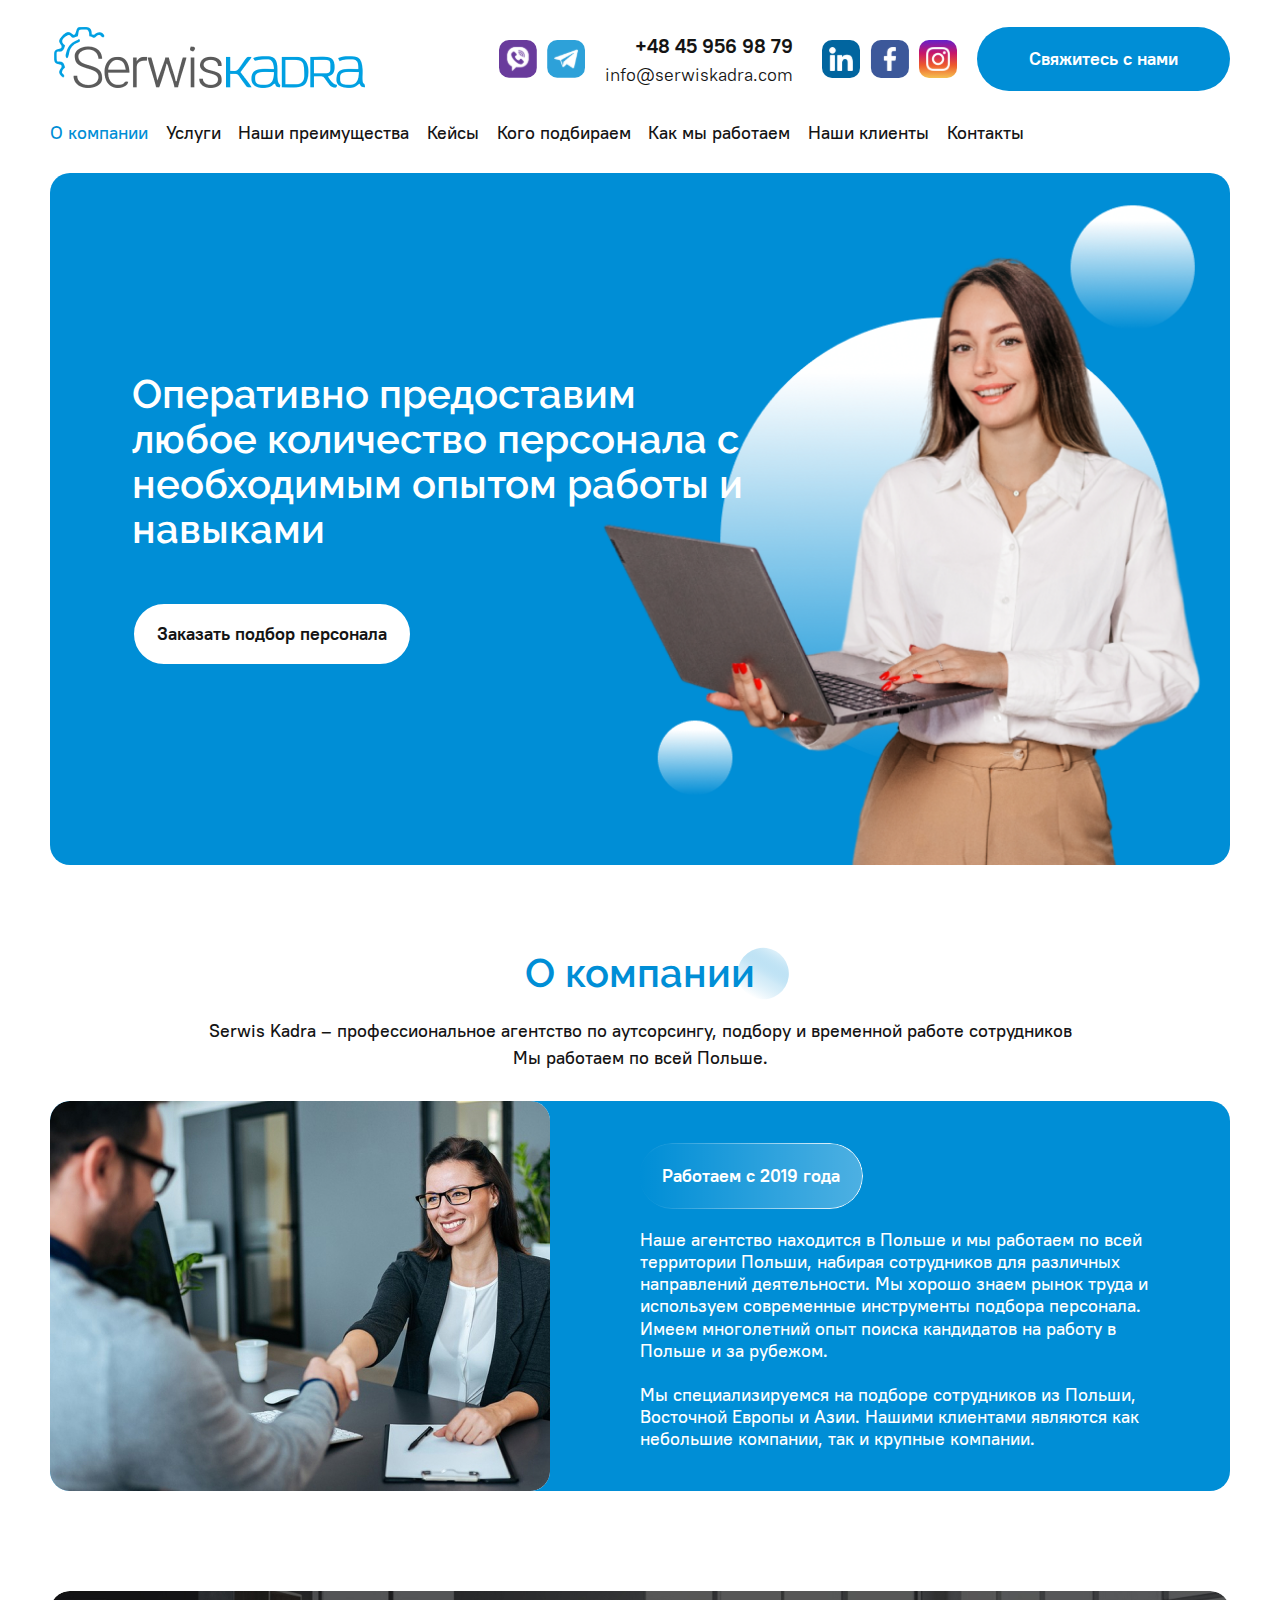
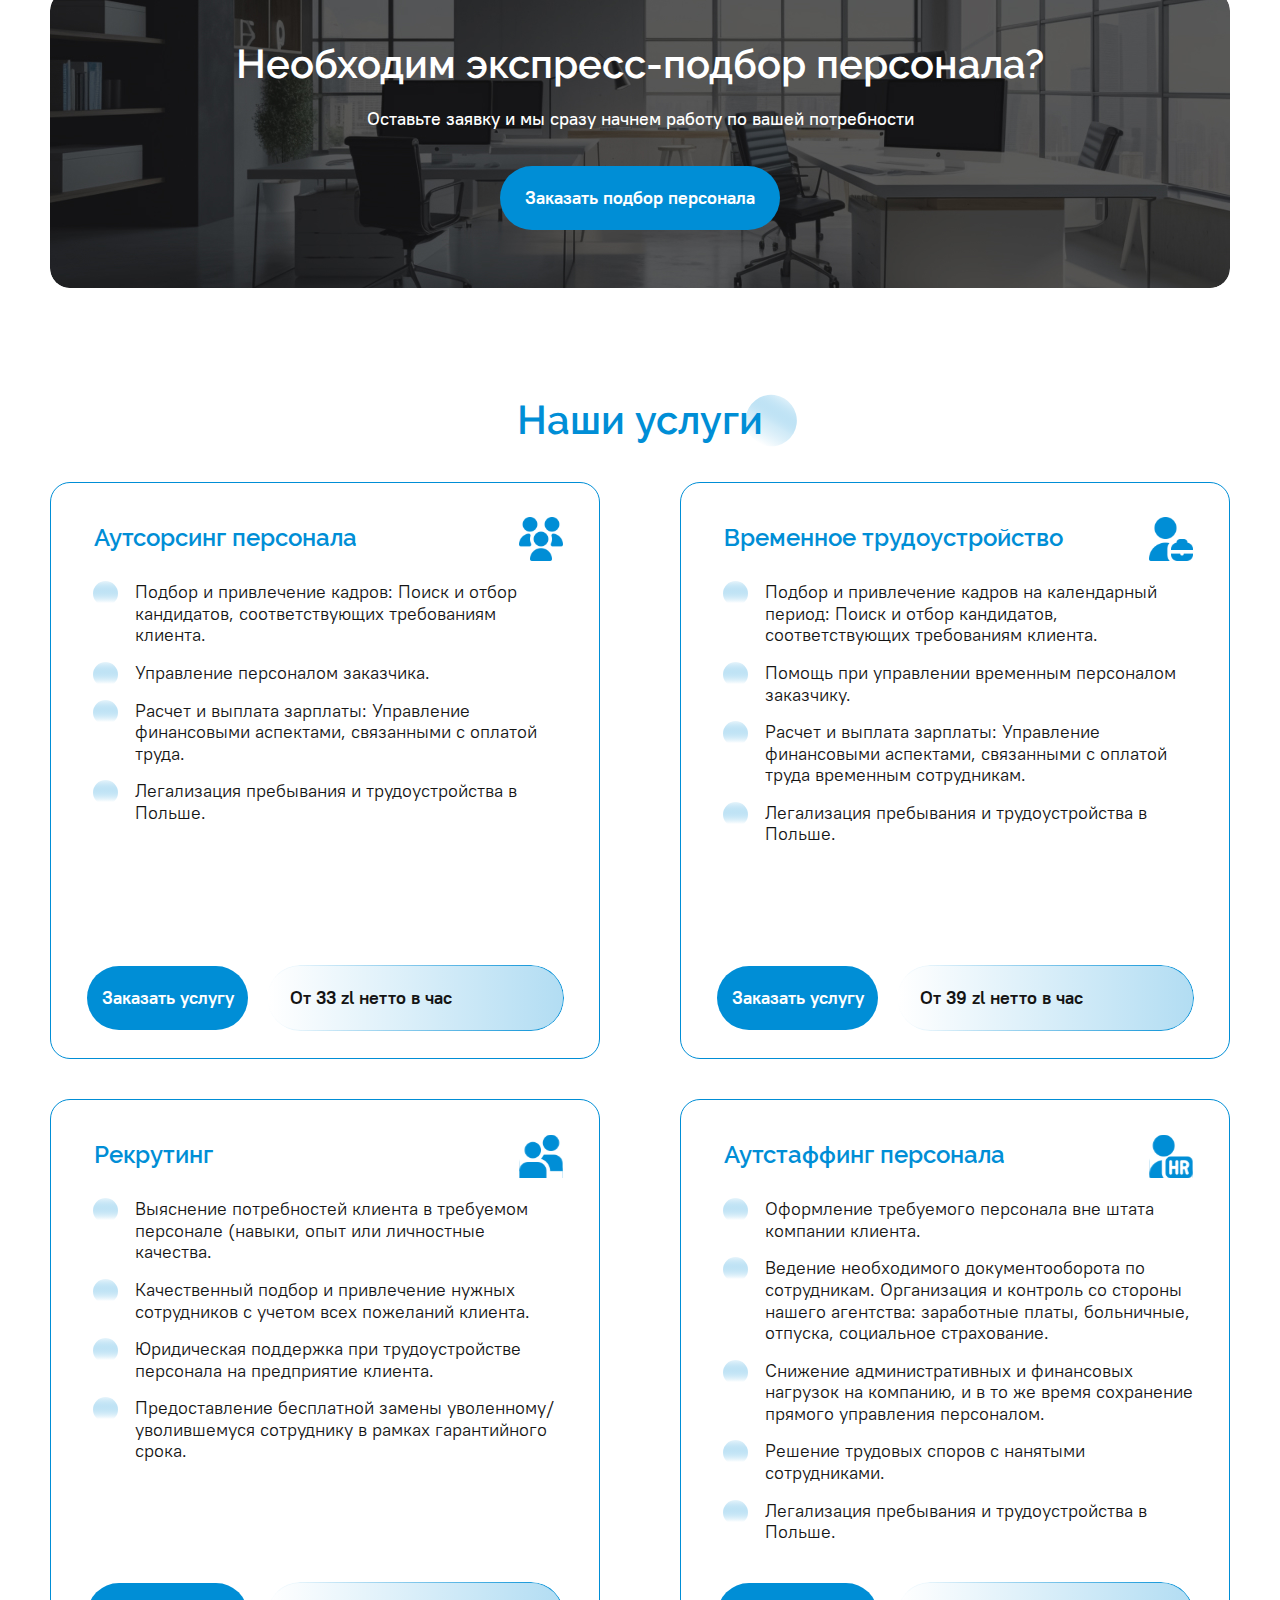
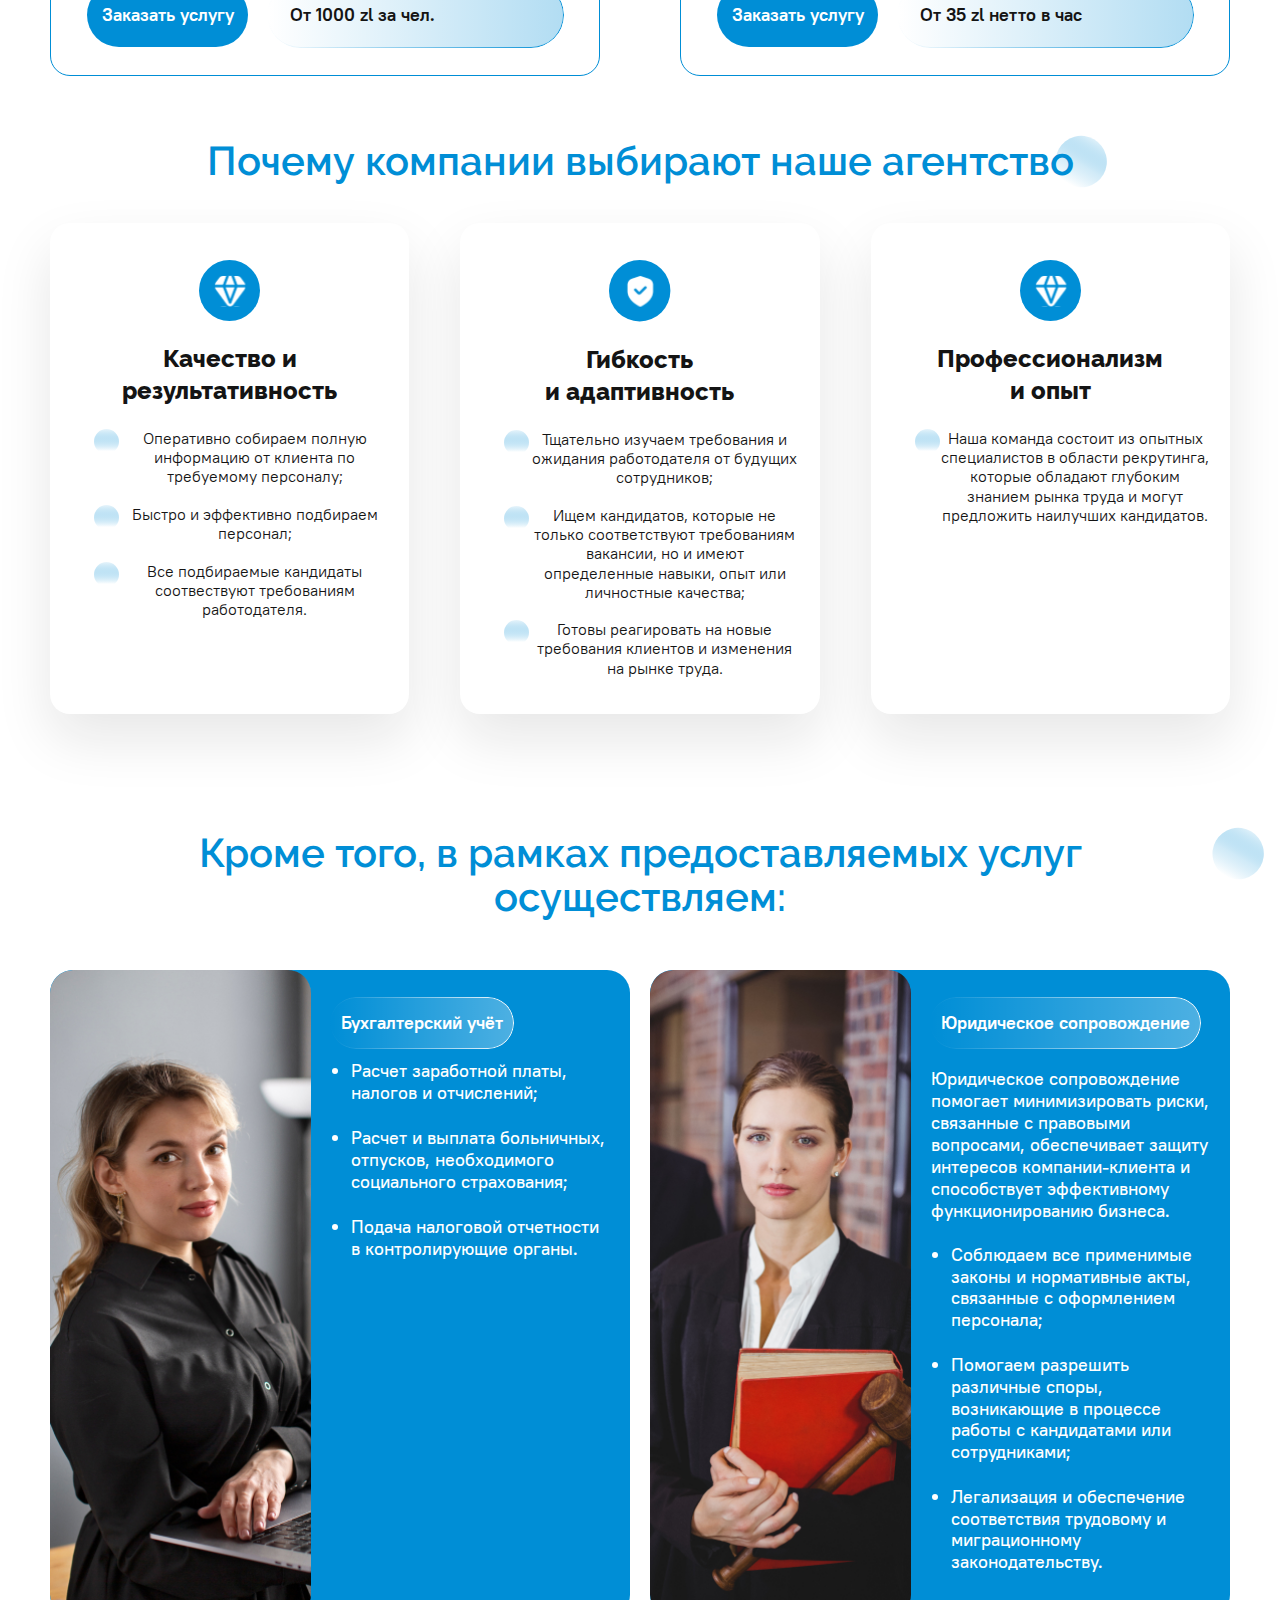
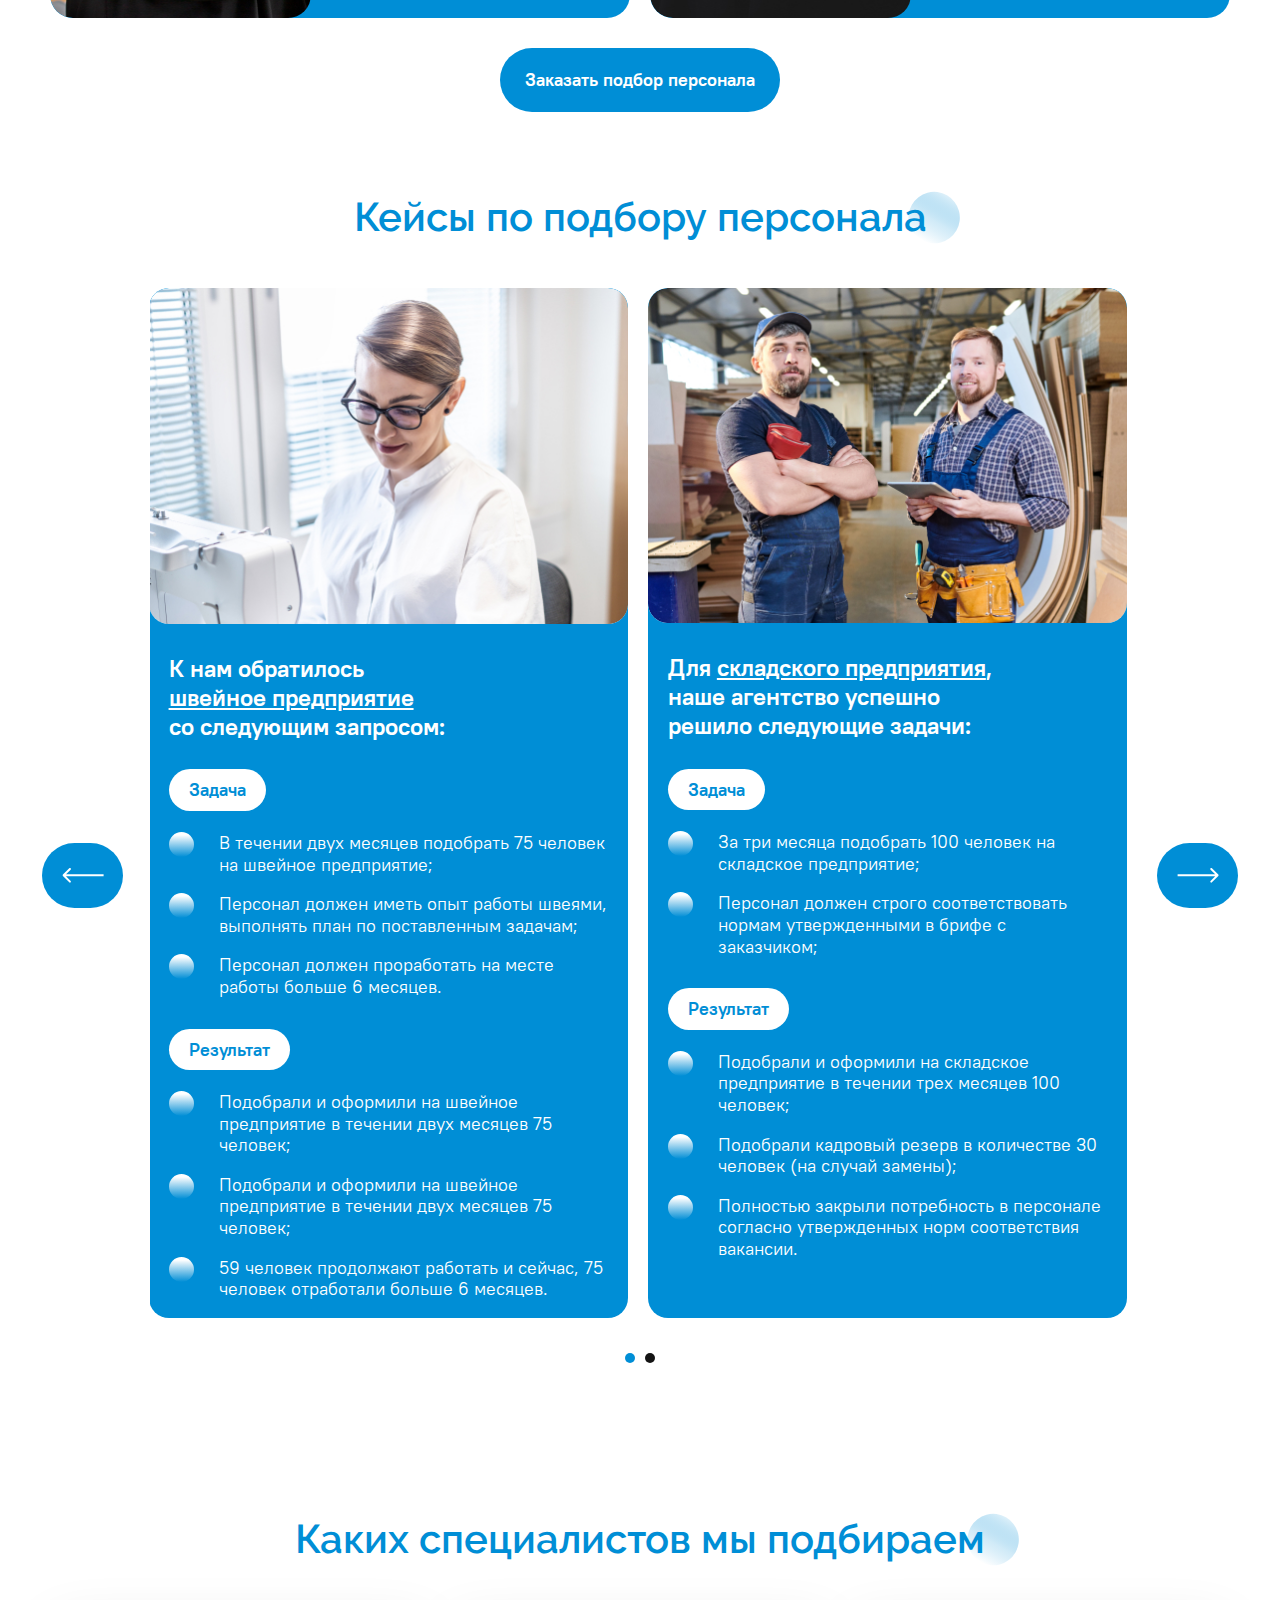
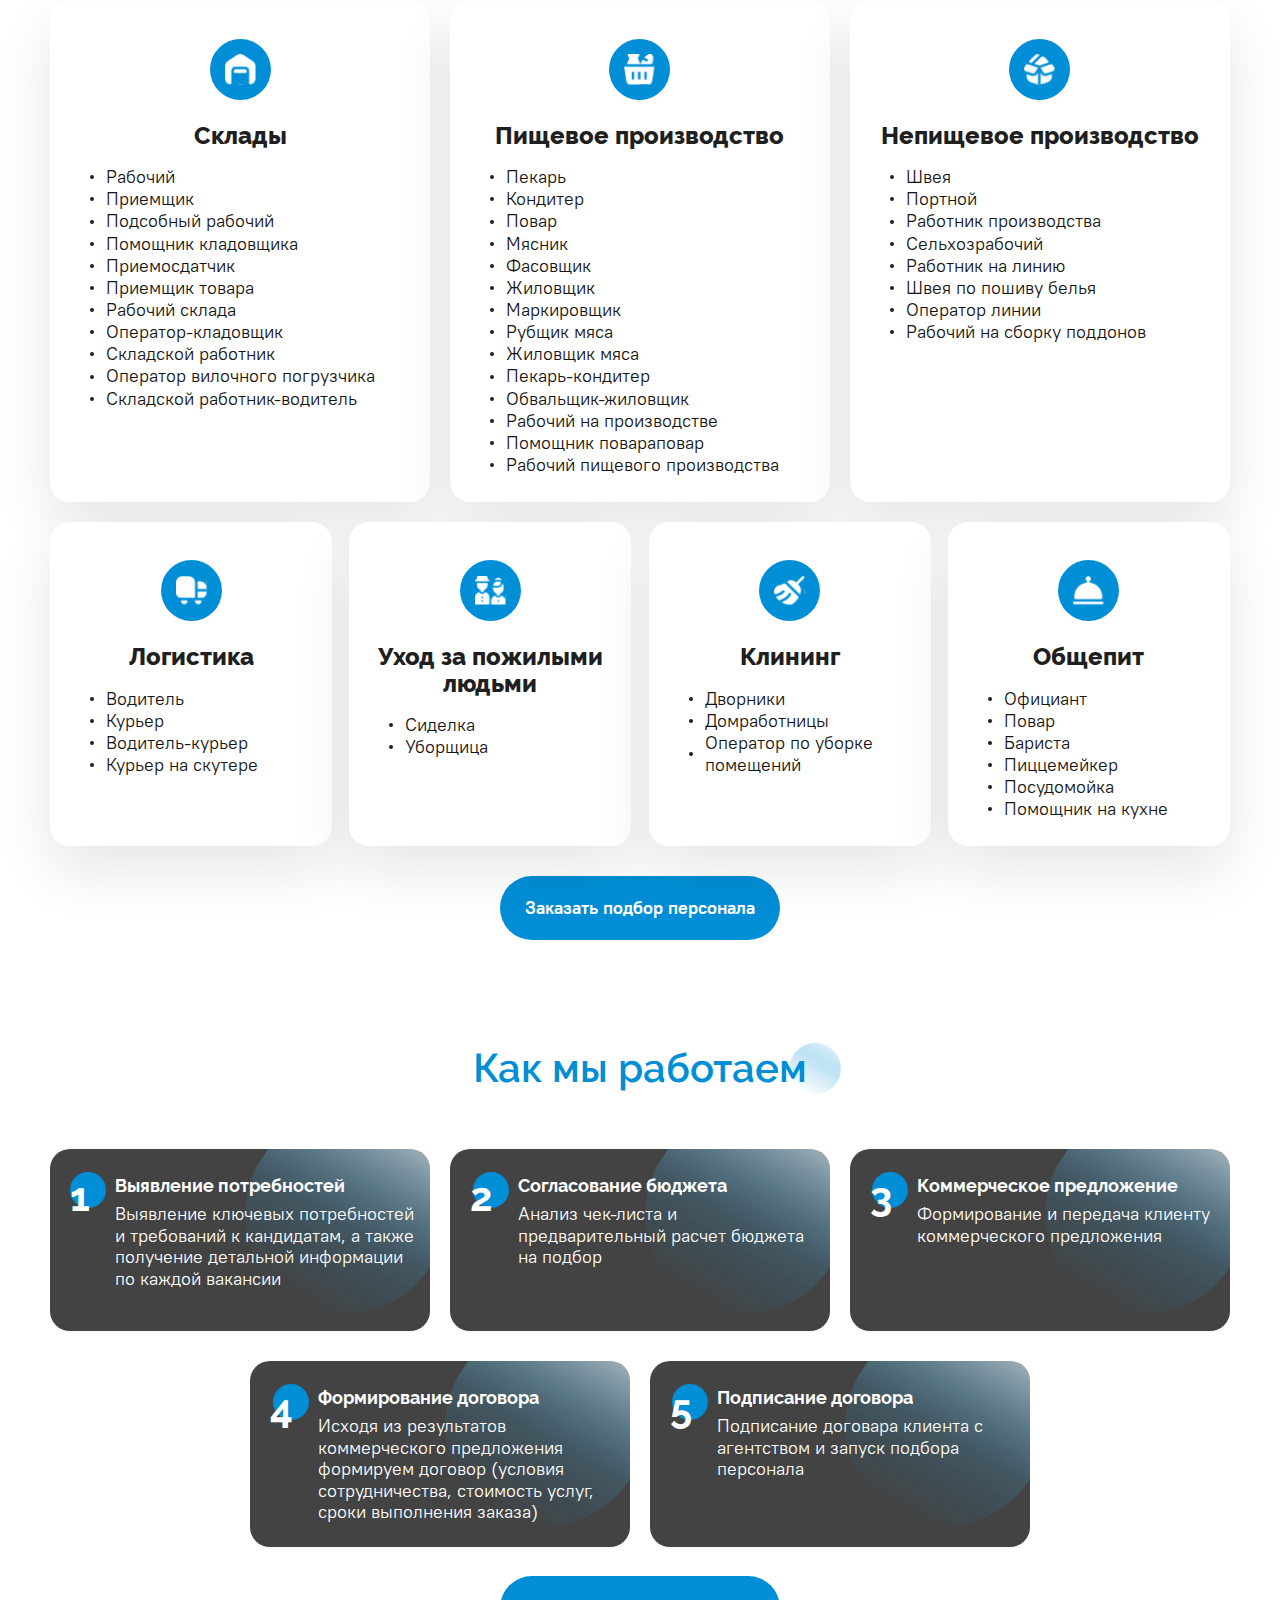
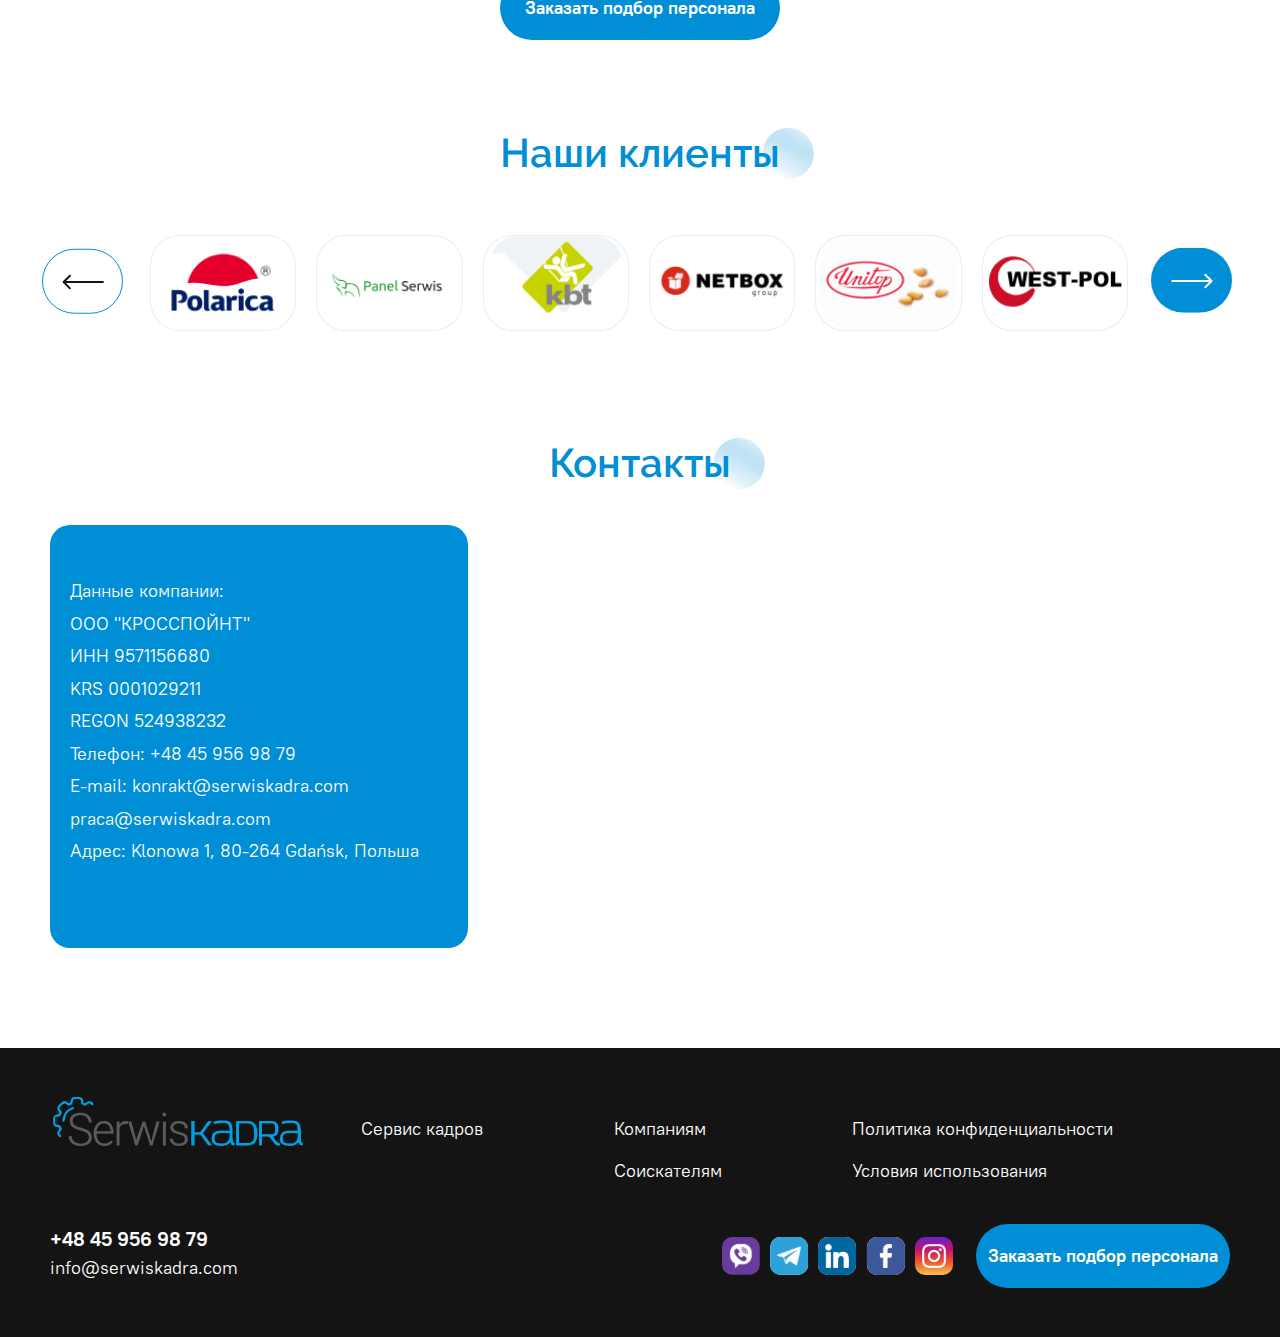
<file: index.html>
<!DOCTYPE html>
<!--[if lt IE 7]><html lang="ru" class="lt-ie9 lt-ie8 lt-ie7"><![endif]-->
<!--[if IE 7]><html lang="ru" class="lt-ie9 lt-ie8"><![endif]-->
<!--[if IE 8]><html lang="ru" class="lt-ie9"><![endif]-->
<!--[if gt IE 8]><!-->
<html lang="ru">
<!--<![endif]-->

<head>
    <meta charset="utf-8" />
    <title>SerwisKadra</title>
    <meta name="description" content="" />
    <meta http-equiv="X-UA-Compatible" content="IE=edge" />
    <meta name="viewport" content="width=device-width, initial-scale=1.0" />
    <link rel="shortcut icon" href="./assets/template/img/favicon.ico" />
    <link rel="stylesheet" href="https://pro.fontawesome.com/releases/v5.10.0/css/all.css" />
    <link rel="stylesheet" href="https://maxcdn.bootstrapcdn.com/bootstrap/3.3.6/css/bootstrap.min.css">
    <link rel="stylesheet" href="./assets/template/css/fonts.css">

    <link rel="stylesheet" href="https://cdn.jsdelivr.net/npm/@fancyapps/ui@5.0/dist/fancybox/fancybox.css" />

    <link rel="stylesheet" href="./assets/template/css/owl.carousel.min.css">
    <link rel="stylesheet" href="./assets/template/css/owl.theme.default.min.css">
    <link rel="stylesheet" href="./assets/template/css/main.css" />
    <link rel="stylesheet" href="./assets/template/css/media.css" />
</head>

<body data-init-mask="yes">
    <header id="home">
        <!-- <div class="top_header" style="display: none;">
			<div class="container">
				<div class="top_header__flex">
					<a class="header_tel" href="tel:+74993223658">7 (499) 322-36-58</a>
					<a class="header_mail" href="mailto:info@tochkapogruzki.ru">info@tochkapogruzki.ru</a>
				</div>
			</div>
		</div> -->
        <nav id="menu" class=" def navbar navbar-default navbar-fixed-top clearfix">
            <div class="container">
                <div class="navbar__flex">
                    <div class="navbar-header ">
                        <!-- <button class="navbar-toggle collapsed" aria-controls="navbar" aria-expanded="false" data-target="#navbar" data-toggle="collapse" type="button">
							<span class="sr-only">Toggle navigation</span>
							<span class="icon-bar"></span>
							<span class="icon-bar"></span>
							<span class="icon-bar"></span>
						</button> -->
                        <a href="index.html">
                            <img src="./assets/template/img/logo.png" alt="logo">
                        </a>
                        <input id="toggle" type="checkbox">
                        <label for="toggle" class="hamburger">
                            <div class="top-bun"></div>
                            <div class="meat"></div>
                            <div class="bottom-bun"></div>
                        </label>
                        <div class="navi">
                            <div class="nav-wrapper">
                                <a href="index.html">
                                    <img src="./assets/template/img/logo-footer.png" alt="logo-footer">
                                </a>
                                <div class="navi__text">
                                    <div class="tel-mail__flex">
                                        <div class="tel-mail__item">
                                            <a class="tel-mail__link" href="tel:+48459569879">
                                                +48 45 956 98 79
                                            </a>
                                        </div>
                                        <div class="tel-mail__item">
                                            <a class="tel-mail__link" href="mailto:info@serwiskadra.com">
                                                info@serwiskadra.com
                                            </a>
                                        </div>
                                    </div>
                                </div>
                                <div class="navi__item_top">
                                    <ul class="nav navbar-nav clearfix">
                                        <li class="active">
                                            <a href="#sec2" data-target="#sec2">О компании</a>
                                        </li>
                                        <li>
                                            <a href="#sec3" data-target="#sec3">Услуги </a>
                                        </li>
                                        <li>
                                            <a href="#sec4" data-target="#sec4">Наши преимущества</a>
                                        </li>
                                        <li>
                                            <a href="#sec6" data-target="#sec6">Кейсы</a>
                                        </li>
                                        <li>
                                            <a href="#sec7" data-target="#sec7">Кого подбираем</a>
                                        </li>
                                        <li>
                                            <a href="#sec8" data-target="#sec8">Как мы работаем</a>
                                        </li>
                                        <li>
                                            <a href="#sec9" data-target="#sec9">Наши клиенты</a>
                                        </li>
                                        <li>
                                            <a href="#sec10" data-target="#sec10">Контакты</a>
                                        </li>
                                    </ul>
                                </div>
                                <div class="footer__item_bottom">
                                    <div class="social__flex">
                                        <div class="social">
                                            <div class="social__item">
                                                <a href="#">
                                                    <img src="./assets/template/img/svg/icon_1.svg" alt="">
                                                </a>
                                            </div>
                                            <div class="social__item">
                                                <a href="#">
                                                    <img src="./assets/template/img/svg/icon_2.svg" alt="">
                                                </a>
                                            </div>

                                            <div class="social__item">
                                                <a href="#">
                                                    <img src="./assets/template/img/svg/icon_3.svg" alt="">
                                                </a>
                                            </div>
                                            <div class="social__item">
                                                <a href="#">
                                                    <img src="./assets/template/img/svg/icon_4.svg" alt="">
                                                </a>
                                            </div>
                                            <div class="social__item">
                                                <a href="#">
                                                    <img src="./assets/template/img/svg/icon_5.svg" alt="">
                                                </a>
                                            </div>
                                        </div>
                                        <div class="social__btn">
                                            <button class="btn btn-main" data-fancybox="" data-src="#dialog-content2">
                                                Заказать подбор персонала
                                            </button>
                                        </div>
                                    </div>
                                </div>
                            </div>
                        </div>
                    </div>
                    <div id="navbar" class="navbar-collapse collapse ">
                        <div class="navbar__social_flex">
                            <div class="navbar__social">
                                <div class="navbar__social_item">
                                    <a href="#">
                                        <img src="./assets/template/img/svg/icon_1.svg" alt="">
                                    </a>
                                </div>
                                <div class="navbar__social_item">
                                    <a href="#">
                                        <img src="./assets/template/img/svg/icon_2.svg" alt="">
                                    </a>
                                </div>
                                <div class="navbar__social_item">
                                    <div class="tel-mail__flex">
                                        <div class="tel-mail__item">
                                            <a class="tel-mail__link" href="tel:+48459569879">
                                                +48 45 956 98 79
                                            </a>
                                        </div>
                                        <div class="tel-mail__item">
                                            <a class="tel-mail__link" href="mailto:info@serwiskadra.com">
                                                info@serwiskadra.com
                                            </a>
                                        </div>
                                    </div>
                                </div>
                                <div class="navbar__social_item">
                                    <a href="#">
                                        <img src="./assets/template/img/svg/icon_3.svg" alt="">
                                    </a>
                                </div>
                                <div class="navbar__social_item">
                                    <a href="#">
                                        <img src="./assets/template/img/svg/icon_4.svg" alt="">
                                    </a>
                                </div>
                                <div class="navbar__social_item">
                                    <a href="#">
                                        <img src="./assets/template/img/svg/icon_5.svg" alt="">
                                    </a>
                                </div>
                            </div>
                            <div class="navbar__btn">
                                <button class="btn btn-main" data-fancybox="" data-src="#dialog-content">
                                    Свяжитесь с нами
                                </button>
                            </div>
                        </div>
                        <div class="navbar-collapse__flex">
                            <ul class="nav navbar-nav clearfix">
                                <li class="active">
                                    <a href="#sec2" data-target="#sec2">О компании</a>
                                </li>
                                <li>
                                    <a href="#sec3" data-target="#sec3">Услуги </a>
                                </li>
                                <li>
                                    <a href="#sec4" data-target="#sec4">Наши преимущества</a>
                                </li>
                                <li>
                                    <a href="#sec6" data-target="#sec6">Кейсы</a>
                                </li>
                                <li>
                                    <a href="#sec7" data-target="#sec7">Кого подбираем</a>
                                </li>
                                <li>
                                    <a href="#sec8" data-target="#sec8">Как мы работаем</a>
                                </li>
                                <li>
                                    <a href="#sec9" data-target="#sec9">Наши клиенты</a>
                                </li>
                                <li>
                                    <a href="#sec10" data-target="#sec10">Контакты</a>
                                </li>
                            </ul>
                        </div>
                    </div>
                </div>
            </div>
        </nav>
    </header>
    <section class="sec-1 clearfix">
        <div class="container">
            <div class="row">
                <div class="col-sm-12">
                    <div class="topic">
                        <div class="topic__left">
                            <h1>
                                Оперативно предоставим любое количество персонала с необходимым опытом работы и навыками
                            </h1>
                            <button class="btn btn-transition" data-fancybox="" data-src="#dialog-content2">
                                Заказать подбор персонала
                            </button>
                        </div>
                        <div class="topic__right">
                            <img src="./assets/template/img/main-topic.png" alt="">
                        </div>
                    </div>

                </div>
            </div>
        </div>
        </div>
    </section>
    <section id="sec2" class="sec-2 clearfix">
        <div class="container">
            <div class="row">
                <div class="col-sm-12">
                    <h2>
                        О компании
                    </h2>
                    <p class="sec-2__desc">
                        Serwis Kadra – профессиональное агентство по аутсорсингу, подбору и временной работе сотрудников Мы работаем по всей Польше.
                    </p>
                    <div class="sec-2__flex">
                        <div class="sec-2__item">
                            <div class="sec-2__img">
                                <img class="mob_hidden" src="./assets/template/img/img_1.jpg" alt="">
                                <img class="mob_visible" src="./assets/template/img/img_1--mob.jpg" alt="">
                            </div>
                        </div>
                        <div class="sec-2__item">
                            <div class="die">
                                <p class="die__p">
                                    Работаем с 2019 года
                                </p>
                            </div>
                            <p class="sec-2__p">
                                Наше агентство находится в Польше и мы работаем по всей территории Польши, набирая сотрудников для различных направлений деятельности. Мы хорошо знаем рынок труда и используем современные инструменты подбора персонала. Имеем многолетний опыт поиска кандидатов
                                на работу в Польше и за рубежом.
                            </p>
                            <p class="sec-2__p">
                                Мы специализируемся на подборе сотрудников из Польши, Восточной Европы и Азии. Нашими клиентами являются как небольшие компании, так и крупные компании.
                            </p>
                        </div>
                    </div>
                </div>
                <div class="col-sm-12">
                    <div class="sec-2__bottom">
                        <p class="sec-2__bottom_title">
                            Необходим экспресс-подбор персонала?
                        </p>
                        <p class="sec-2__subtitle">
                            Оставьте заявку и мы сразу начнем работу по вашей потребности
                        </p>
                        <div class="sec-2__btn">
                            <button class="btn btn-main" data-fancybox="" data-src="#dialog-content2">
                                Заказать подбор персонала
                            </button>
                        </div>
                    </div>
                </div>
            </div>
        </div>
    </section>
    <section id="sec3" class="sec-3 clearfix">
        <div class="container">
            <div class="row">
                <div class="col-md-12">
                    <h2>
                        Наши услуги
                    </h2>
                    <div class="owl-carousel slider">
                        <div class="owl__item">
                            <div class="slider__card">
                                <div class="slider__top">
                                    <p class="slider__title">
                                        Аутсорсинг персонала
                                    </p>
                                    <div class="slider__icon icon1"></div>
                                </div>
                                <div class="slider__middle">
                                    <ul>
                                        <li>
                                            Подбор и привлечение кадров: Поиск и отбор кандидатов, соответствующих требованиям клиента.
                                        </li>
                                        <li>
                                            Управление персоналом заказчика.
                                        </li>
                                        <li>
                                            Расчет и выплата зарплаты: Управление финансовыми аспектами, связанными с оплатой труда.
                                        </li>
                                        <li>
                                            Легализация пребывания и трудоустройства в Польше.
                                        </li>
                                    </ul>
                                </div>
                                <div class="slider__bottom">
                                    <button class="btn btn-main" data-fancybox="" data-src="#dialog-content3">
                                        Заказать услугу
                                    </button>

                                    <div class="die">
                                        <p class="die__p">
                                            От 33 zl нетто в час
                                        </p>
                                    </div>
                                </div>
                            </div>
                        </div>
                        <div class="owl__item">
                            <div class="slider__card">
                                <div class="slider__top">
                                    <p class="slider__title">
                                        Временное трудоустройство
                                    </p>
                                    <div class="slider__icon icon2"></div>
                                </div>
                                <div class="slider__middle">
                                    <ul>
                                        <li>
                                            Подбор и привлечение кадров на календарный период: Поиск и отбор кандидатов, соответствующих требованиям клиента.
                                        </li>
                                        <li>
                                            Помощь при управлении временным персоналом заказчику.
                                        </li>
                                        <li>
                                            Расчет и выплата зарплаты: Управление финансовыми аспектами, связанными с оплатой труда временным сотрудникам.
                                        </li>
                                        <li>
                                            Легализация пребывания и трудоустройства в Польше.
                                        </li>
                                    </ul>
                                </div>
                                <div class="slider__bottom">
                                    <button class="btn btn-main" data-fancybox="" data-src="#dialog-content3">
                                        Заказать услугу
                                    </button>
                                    <div class="die">
                                        <p class="die__p">
                                            От 39 zl нетто в час
                                        </p>
                                    </div>
                                </div>
                            </div>
                        </div>
                        <div class="owl__item">
                            <div class="slider__card">
                                <div class="slider__top">
                                    <p class="slider__title">
                                        Рекрутинг
                                    </p>
                                    <div class="slider__icon icon3"></div>
                                </div>
                                <div class="slider__middle">
                                    <ul>
                                        <li>
                                            Выяснение потребностей клиента в требуемом персонале (навыки, опыт или личностные качества.
                                        </li>
                                        <li>
                                            Качественный подбор и привлечение нужных сотрудников с учетом всех пожеланий клиента.
                                        </li>
                                        <li>
                                            Юридическая поддержка при трудоустройстве персонала на предприятие клиента.
                                        </li>
                                        <li>
                                            Предоставление бесплатной замены уволенному/уволившемуся сотруднику в рамках гарантийного срока.
                                        </li>
                                    </ul>
                                </div>
                                <div class="slider__bottom">
                                    <button class="btn btn-main" data-fancybox="" data-src="#dialog-content3">
                                        Заказать услугу
                                    </button>
                                    <div class="die">
                                        <p class="die__p">
                                            От 1000 zl за чел.
                                        </p>
                                    </div>
                                </div>
                            </div>
                        </div>
                        <div class="owl__item">
                            <div class="slider__card">
                                <div class="slider__top">
                                    <p class="slider__title">
                                        Аутстаффинг персонала
                                    </p>
                                    <div class="slider__icon icon4"></div>
                                </div>
                                <div class="slider__middle">
                                    <ul>
                                        <li>
                                            Оформление требуемого персонала вне штата компании клиента.
                                        </li>
                                        <li>
                                            Ведение необходимого документооборота по сотрудникам. Организация и контроль со стороны нашего агентства: заработные платы, больничные, отпуска, социальное страхование.
                                        </li>
                                        <li>
                                            Снижение административных и финансовых нагрузок на компанию, и в то же время сохранение прямого управления персоналом.
                                        </li>
                                        <li>
                                            Решение трудовых споров с нанятыми сотрудниками.
                                        </li>
                                        <li>
                                            Легализация пребывания и трудоустройства в Польше.
                                        </li>
                                    </ul>
                                </div>
                                <div class="slider__bottom">
                                    <button class="btn btn-main" data-fancybox="" data-src="#dialog-content3">
                                        Заказать услугу
                                    </button>
                                    <div class="die">
                                        <p class="die__p">
                                            От 35 zl нетто в час
                                        </p>
                                    </div>
                                </div>
                            </div>
                        </div>
                    </div>
                </div>
            </div>
        </div>
    </section>
    <section id="sec4" class="sec-4">
        <div class="container">
            <div class="row">
                <div class="col-md-12">
                    <h2>
                        Почему компании выбирают наше агентство
                    </h2>
                    <div class="sec-4__flex">
                        <div class="sec-4__item">
                            <div class="sec-4__icon">
                                <img src="./assets/template/img/svg/why-icon_1.svg" alt="">
                            </div>
                            <p class="sec-4__title">
                                Качество и результативность
                            </p>
                            <ul class="sec-4__ul">
                                <li>
                                    <p>
                                        Оперативно собираем полную информацию от клиента по требуемому персоналу;
                                    </p>
                                </li>
                                <li>
                                    <p>
                                        Быстро и эффективно подбираем персонал;
                                    </p>
                                </li>
                                <li>
                                    <p>
                                        Все подбираемые кандидаты соотвествуют требованиям работодателя.
                                    </p>
                                </li>
                            </ul>
                        </div>
                        <div class="sec-4__item">
                            <div class="sec-4__icon">
                                <img src="./assets/template/img/svg/why-icon_2.svg" alt="">
                            </div>
                            <p class="sec-4__title">
                                Гибкость<br> и адаптивность
                            </p>
                            <ul class="sec-4__ul">
                                <li>
                                    <p>
                                        Тщательно изучаем требования и ожидания работодателя от будущих сотрудников;
                                    </p>
                                </li>
                                <li>
                                    <p>
                                        Ищем кандидатов, которые не только соответствуют требованиям вакансии, но и имеют определенные навыки, опыт или личностные качества;
                                    </p>
                                </li>
                                <li>
                                    <p>
                                        Готовы реагировать на новые требования клиентов и изменения на рынке труда.
                                    </p>
                                </li>
                            </ul>
                        </div>
                        <div class="sec-4__item">
                            <div class="sec-4__icon">
                                <img src="./assets/template/img/svg/why-icon_1.svg" alt="">
                            </div>
                            <p class="sec-4__title">
                                Профессионализм<br> и опыт
                            </p>
                            <ul class="sec-4__ul">
                                <li>
                                    <p>
                                        Наша команда состоит из опытных специалистов в области рекрутинга, которые обладают глубоким знанием рынка труда и могут предложить наилучших кандидатов.
                                    </p>
                                </li>
                            </ul>
                        </div>
                    </div>
                </div>
            </div>
        </div>
    </section>
    <section id="sec5" class="sec-5">
        <div class="container">
            <div class="row">
                <div class="col-md-12">
                    <h2>
                        Кроме того, в рамках предоставляемых услуг осуществляем:
                    </h2>
                    <div class="sec-5__flex">
                        <div class="sec-5__item">
                            <div class="sec-5__item_img">
                                <img class="mob_hidden" src="./assets/template/img/girl_1.jpg" alt="">
                                <img class="mob_visible" src="./assets/template/img/girl_1--mob.jpg" alt="">
                            </div>
                            <div class="sec-5__item_text">
                                <div class="die">
                                    <p class="die__p">
                                        Бухгалтерский учёт
                                    </p>
                                </div>
                                <ul class="sec-5__ul">
                                    <li>
                                        Расчет заработной платы, налогов и отчислений;
                                    </li>
                                    <li>
                                        Расчет и выплата больничных, отпусков, необходимого социального страхования;
                                    </li>
                                    <li>
                                        Подача налоговой отчетности в контролирующие органы.
                                    </li>
                                </ul>
                            </div>
                        </div>
                        <div class="sec-5__item">
                            <div class="sec-5__item_img">
                                <img class="mob_hidden" src="./assets/template/img/girl_2.jpg" alt="">
                                <img class="mob_visible" src="./assets/template/img/girl_2--mob.jpg" alt="">
                            </div>
                            <div class="sec-5__item_text">
                                <div class="die">
                                    <p class="die__p">
                                        Юридическое сопровождение
                                    </p>
                                </div>
                                <p class="sec-5__p">
                                    Юридическое сопровождение помогает минимизировать риски, связанные с правовыми вопросами, обеспечивает защиту интересов компании-клиента и способствует эффективному функционированию бизнеса.
                                </p>
                                <ul class="sec-5__ul">
                                    <li>
                                        Соблюдаем все применимые законы и нормативные акты, связанные с оформлением персонала;
                                    </li>
                                    <li>
                                        Помогаем разрешить различные споры, возникающие в процессе работы с кандидатами или сотрудниками;
                                    </li>
                                    <li>
                                        Легализация и обеспечение соответствия трудовому и миграционному законодательству.
                                    </li>
                                </ul>
                            </div>
                        </div>
                    </div>
                    <div class="sec-5__btn">
                        <button class="btn btn-main" data-fancybox="" data-src="#dialog-content2">
                            Заказать подбор персонала
                        </button>
                    </div>
                </div>
            </div>
        </div>
    </section>
    <section id="sec6" class="sec-6">
        <div class="container">
            <div class="row">
                <div class="col-md-12">
                    <h2>
                        Кейсы по подбору персонала
                    </h2>
                    <div class="wrap__slider2">
                        <div class="owl-carousel slider2">
                            <div class="case__item">
                                <div class="case__card">
                                    <div class="case__img">
                                        <img src="./assets/template/img/case_1.jpg" alt="">
                                    </div>
                                    <div class="case__middle">
                                        <p class="case__title">
                                            К нам обратилось <br><span>швейное предприятие</span><br> со следующим запросом:
                                        </p>
                                        <div class="case__badge">
                                            <p>
                                                Задача
                                            </p>
                                        </div>
                                        <ul>
                                            <li>
                                                В течении двух месяцев подобрать 75 человек на швейное предприятие;
                                            </li>
                                            <li>
                                                Персонал должен иметь опыт работы швеями, выполнять план по поставленным задачам;
                                            </li>
                                            <li>
                                                Персонал должен проработать на месте работы больше 6 месяцев.
                                            </li>
                                        </ul>
                                        <div class="case__badge">
                                            <p>
                                                Результат
                                            </p>
                                        </div>
                                        <ul>
                                            <li>
                                                Подобрали и оформили на швейное предприятие в течении двух месяцев 75 человек;
                                            </li>
                                            <li>
                                                Подобрали и оформили на швейное предприятие в течении двух месяцев 75 человек;
                                            </li>
                                            <li>
                                                59 человек продолжают работать и сейчас, 75 человек отработали больше 6 месяцев.
                                            </li>
                                        </ul>
                                    </div>
                                </div>
                            </div>
                            <div class="case__item">
                                <div class="case__card">
                                    <div class="case__img">
                                        <img src="./assets/template/img/case_2.jpg" alt="">
                                    </div>
                                    <div class="case__middle">
                                        <p class="case__title">
                                            Для <span>складского предприятия</span>,<br> наше агентство успешно<br> решило следующие задачи:
                                        </p>
                                        <div class="case__badge">
                                            <p>
                                                Задача
                                            </p>
                                        </div>
                                        <ul>
                                            <li>
                                                За три месяца подобрать 100 человек на складское предприятие;
                                            </li>
                                            <li>
                                                Персонал должен строго соответствовать нормам утвержденными в брифе с заказчиком;
                                            </li>
                                        </ul>
                                        <div class="case__badge">
                                            <p>
                                                Результат
                                            </p>
                                        </div>
                                        <ul>
                                            <li>
                                                Подобрали и оформили на складское предприятие в течении трех месяцев 100 человек;
                                            </li>
                                            <li>
                                                Подобрали кадровый резерв в количестве 30 человек (на случай замены);
                                            </li>
                                            <li>
                                                Полностью закрыли потребность в персонале согласно утвержденных норм соответствия вакансии.
                                            </li>
                                        </ul>
                                    </div>
                                </div>
                            </div>
                            <div class="case__item">
                                <div class="case__card">
                                    <div class="case__img">
                                        <img src="./assets/template/img/case_3.jpg" alt="">
                                    </div>
                                    <div class="case__middle">
                                        <p class="case__title">
                                            В связи с расширением деятельности производственного предприятия потребовалось:
                                        </p>
                                        <div class="case__badge">
                                            <p>
                                                Задача
                                            </p>
                                        </div>
                                        <ul>
                                            <li>
                                                За два месяца подобрать 50 человек на производственное предприятие;
                                            </li>
                                            <li>
                                                Персонал должен строго соответствовать нормам утвержденными в брифе с заказчиком;
                                            </li>
                                            <li>
                                                Персонал должен проработать на месте работы больше 6 месяцев.
                                            </li>
                                        </ul>
                                        <div class="case__badge">
                                            <p>
                                                Результат
                                            </p>
                                        </div>
                                        <ul>
                                            <li>
                                                Подобрали и оформили на производственное предприятие в течении двух месяцев 50 человек;
                                            </li>
                                            <li>
                                                Подобрали кадровый резерв в количестве 25 человек (на случай замены);
                                            </li>
                                            <li>
                                                37 человек продолжают работать и сейчас, 50 человек отработали больше 6 месяцев.
                                            </li>
                                        </ul>
                                    </div>
                                </div>
                            </div>
                        </div>
                    </div>
                </div>
            </div>
        </div>
    </section>
    <section id="sec7" class="sec-7">
        <div class="container">
            <div class="row">
                <div class="col-md-12">
                    <h2>
                        Каких специалистов мы подбираем
                    </h2>
                    <div class="sec-7__flex">
                        <div class="sec-7__item sec-7__top">
                            <div class="sec-7__top_item">
                                <div class="sec-7__card">
                                    <div class="sec-7__card_icon">
                                        <img src="./assets/template/img/svg/card-icon_1.svg" alt="">
                                    </div>
                                    <p class="sec-7__card_title">
                                        Склады
                                    </p>
                                    <ul class="sec-7__card_ul">
                                        <li>
                                            Рабочий
                                        </li>
                                        <li>
                                            Приемщик
                                        </li>
                                        <li>
                                            Подсобный рабочий
                                        </li>
                                        <li>
                                            Помощник кладовщика
                                        </li>
                                        <li>
                                            Приемосдатчик
                                        </li>
                                        <li>
                                            Приемщик товара
                                        </li>
                                        <li>
                                            Рабочий склада
                                        </li>
                                        <li>
                                            Оператор-кладовщик
                                        </li>
                                        <li>
                                            Складской работник
                                        </li>
                                        <li>
                                            Оператор вилочного погрузчика
                                        </li>
                                        <li>
                                            Складской работник-водитель
                                        </li>
                                    </ul>
                                </div>
                            </div>
                            <div class="sec-7__top_item">
                                <div class="sec-7__card">
                                    <div class="sec-7__card_icon">
                                        <img src="./assets/template/img/svg/card-icon_2.svg" alt="">
                                    </div>
                                    <p class="sec-7__card_title">
                                        Пищевое производство
                                    </p>
                                    <ul class="sec-7__card_ul">
                                        <li>
                                            Пекарь
                                        </li>
                                        <li>
                                            Кондитер
                                        </li>
                                        <li>
                                            Повар
                                        </li>
                                        <li>
                                            Мясник
                                        </li>
                                        <li>
                                            Фасовщик
                                        </li>
                                        <li>
                                            Жиловщик
                                        </li>
                                        <li>
                                            Маркировщик
                                        </li>
                                        <li>
                                            Рубщик мяса
                                        </li>
                                        <li>
                                            Жиловщик мяса
                                        </li>
                                        <li>
                                            Пекарь-кондитер
                                        </li>
                                        <li>
                                            Обвальщик-жиловщик
                                        </li>
                                        <li>
                                            Рабочий на производстве
                                        </li>
                                        <li>
                                            Помощник повараповар
                                        </li>
                                        <li>
                                            Рабочий пищевого производства
                                        </li>
                                    </ul>
                                </div>
                            </div>
                            <div class="sec-7__top_item">
                                <div class="sec-7__card">
                                    <div class="sec-7__card_icon">
                                        <img src="./assets/template/img/svg/card-icon_3.svg" alt="">
                                    </div>
                                    <p class="sec-7__card_title">
                                        Непищевое производство
                                    </p>
                                    <ul class="sec-7__card_ul">
                                        <li>
                                            Швея
                                        </li>
                                        <li>
                                            Портной
                                        </li>
                                        <li>
                                            Работник производства
                                        </li>
                                        <li>
                                            Сельхозрабочий
                                        </li>
                                        <li>
                                            Работник на линию
                                        </li>
                                        <li>
                                            Швея по пошиву белья
                                        </li>
                                        <li>
                                            Оператор линии
                                        </li>
                                        <li>
                                            Рабочий на сборку поддонов
                                        </li>
                                    </ul>
                                </div>
                            </div>
                        </div>
                        <div class="sec-7__item sec-7__bottom">
                            <div class="sec-7__bottom_item">
                                <div class="sec-7__card">
                                    <div class="sec-7__card_icon">
                                        <img src="./assets/template/img/svg/card-icon_4.svg" alt="">
                                    </div>
                                    <p class="sec-7__card_title">
                                        Логистика
                                    </p>
                                    <ul class="sec-7__card_ul">
                                        <li>
                                            Водитель
                                        </li>
                                        <li>
                                            Курьер
                                        </li>
                                        <li>
                                            Водитель-курьер
                                        </li>
                                        <li>
                                            Курьер на скутере
                                        </li>
                                    </ul>
                                </div>
                            </div>
                            <div class="sec-7__bottom_item">
                                <div class="sec-7__card">
                                    <div class="sec-7__card_icon">
                                        <img src="./assets/template/img/svg/card-icon_5.svg" alt="">
                                    </div>
                                    <p class="sec-7__card_title">
                                        Уход за пожилыми<br> людьми </p>
                                    <ul class="sec-7__card_ul">
                                        <li>
                                            Сиделка
                                        </li>
                                        <li>
                                            Уборщица
                                        </li>
                                    </ul>
                                </div>
                            </div>
                            <div class="sec-7__bottom_item">
                                <div class="sec-7__card">
                                    <div class="sec-7__card_icon">
                                        <img src="./assets/template/img/svg/card-icon_6.svg" alt="">
                                    </div>
                                    <p class="sec-7__card_title">
                                        Клининг
                                    </p>
                                    <ul class="sec-7__card_ul">
                                        <li>
                                            Дворники
                                        </li>
                                        <li>
                                            Домработницы
                                        </li>
                                        <li>
                                            Оператор по уборке помещений
                                        </li>
                                    </ul>
                                </div>
                            </div>
                            <div class="sec-7__bottom_item">
                                <div class="sec-7__card">
                                    <div class="sec-7__card_icon">
                                        <img src="./assets/template/img/svg/card-icon_7.svg" alt="">
                                    </div>
                                    <p class="sec-7__card_title">
                                        Общепит
                                    </p>
                                    <ul class="sec-7__card_ul">
                                        <li>
                                            Официант
                                        </li>
                                        <li>
                                            Повар
                                        </li>
                                        <li>
                                            Бариста
                                        </li>
                                        <li>
                                            Пиццемейкер
                                        </li>
                                        <li>
                                            Посудомойка
                                        </li>
                                        <li>
                                            Помощник на кухне
                                        </li>
                                    </ul>
                                </div>
                            </div>
                        </div>
                    </div>
                    <div class="sec-7__btn">
                        <button class="btn btn-main" data-fancybox="" data-src="#dialog-content2">
                            Заказать подбор персонала
                        </button>
                    </div>
                </div>
            </div>
        </div>
    </section>
    <section id="sec8" class="sec-8">
        <div class="container">
            <div class="row">
                <div class="col-md-12">
                    <h2>
                        Как мы работаем
                    </h2>
                    <div class="sec-8__flex">
                        <div class="sec-8__item">
                            <div class="sec-8__num">
                                1
                            </div>
                            <div class="sec-8__text">
                                <p class="sec-8__title">
                                    Выявление потребностей
                                </p>
                                <p class="sec-8__desc">
                                    Выявление ключевых потребностей и требований к кандидатам, а также получение детальной информации по каждой вакансии
                                </p>
                            </div>
                        </div>
                        <div class="sec-8__item">
                            <div class="sec-8__num">
                                2
                            </div>
                            <div class="sec-8__text">
                                <p class="sec-8__title">
                                    Согласование бюджета
                                </p>
                                <p class="sec-8__desc">
                                    Анализ чек-листа и предварительный расчет бюджета на подбор
                                </p>
                            </div>
                        </div>
                        <div class="sec-8__item">
                            <div class="sec-8__num">
                                3
                            </div>
                            <div class="sec-8__text">
                                <p class="sec-8__title">
                                    Коммерческое предложение
                                </p>
                                <p class="sec-8__desc">
                                    Формирование и передача клиенту коммерческого предложения
                                </p>
                            </div>
                        </div>
                        <div class="sec-8__item">
                            <div class="sec-8__num">
                                4
                            </div>
                            <div class="sec-8__text">
                                <p class="sec-8__title">
                                    Формирование договора
                                </p>
                                <p class="sec-8__desc">
                                    Исходя из результатов коммерческого предложения формируем договор (условия сотрудничества, стоимость услуг, сроки выполнения заказа)
                                </p>
                            </div>
                        </div>
                        <div class="sec-8__item">
                            <div class="sec-8__num">
                                5
                            </div>
                            <div class="sec-8__text">
                                <p class="sec-8__title">
                                    Подписание договора
                                </p>
                                <p class="sec-8__desc">
                                    Подписание договара клиента с агентством и запуск подбора персонала
                                </p>
                            </div>
                        </div>
                    </div>
                    <div class="sec-8__btn">
                        <button class="btn btn-main" data-fancybox="" data-src="#dialog-content2">
                            Заказать подбор персонала
                        </button>
                    </div>
                </div>
            </div>
        </div>
    </section>
    <section id="sec9" class="sec-9">
        <div class="container">
            <div class="row">
                <div class="col-md-12">
                    <h2>
                        Наши клиенты
                    </h2>
                    <div class="wrap__slider3">
                        <div class="owl-carousel slider3">
                            <div class="client__item">
                                <div class="client__img">
                                    <img src="./assets/template/img/client_1.jpg" alt="">
                                </div>
                            </div>
                            <div class="client__item">
                                <div class="client__img">
                                    <img src="./assets/template/img/client_2.jpg" alt="">
                                </div>
                            </div>
                            <div class="client__item">
                                <div class="client__img">
                                    <img src="./assets/template/img/client_3.jpg" alt="">
                                </div>
                            </div>
                            <div class="client__item">
                                <div class="client__img">
                                    <img src="./assets/template/img/client_4.jpg" alt="">
                                </div>
                            </div>
                            <div class="client__item">
                                <div class="client__img">
                                    <img src="./assets/template/img/client_5.jpg" alt="">
                                </div>
                            </div>
                            <div class="client__item">
                                <div class="client__img">
                                    <img src="./assets/template/img/client_6.jpg" alt="">
                                </div>
                            </div>
                            <div class="client__item">
                                <div class="client__img">
                                    <img src="./assets/template/img/client_1.jpg" alt="">
                                </div>
                            </div>
                            <div class="client__item">
                                <div class="client__img">
                                    <img src="./assets/template/img/client_2.jpg" alt="">
                                </div>
                            </div>
                            <div class="client__item">
                                <div class="client__img">
                                    <img src="./assets/template/img/client_3.jpg" alt="">
                                </div>
                            </div>
                            <div class="client__item">
                                <div class="client__img">
                                    <img src="./assets/template/img/client_4.jpg" alt="">
                                </div>
                            </div>
                            <div class="client__item">
                                <div class="client__img">
                                    <img src="./assets/template/img/client_5.jpg" alt="">
                                </div>
                            </div>
                            <div class="client__item">
                                <div class="client__img">
                                    <img src="./assets/template/img/client_6.jpg" alt="">
                                </div>
                            </div>
                        </div>
                    </div>
                </div>
            </div>
        </div>
    </section>
    <section id='sec10' class="sec-10">
        <div class="container">
            <div class="row">
                <div class="col-md-12">
                    <h2>
                        Контакты
                    </h2>
                    <div class="sec-10__flex">
                        <div class="sec-10__item">
                            <p>
                                Данные компании:
                            </p>
                            <br>
                            <p>
                                ООО "КРОССПОЙНТ"
                            </p>
                            <br>
                            <p>
                                ИНН 9571156680
                            </p>
                            <br>
                            <p>
                                KRS 0001029211
                            </p>
                            <br>
                            <p>
                                REGON 524938232
                            </p>
                            <br>
                            <p>
                                Телефон: +48 45 956 98 79
                            </p>
                            <br>
                            <p>
                                E-mail:
                            </p>
                            <a class="sec-10__link" href="mailto:konrakt@serwiskadra.com">konrakt@serwiskadra.com</a><br>
                            <a class="sec-10__link" href="mailto:praca@serwiskadra.com">praca@serwiskadra.com</a><br>
                            <p>
                                Адрес: Klonowa 1, 80-264 Gdańsk, Польша
                            </p>
                        </div>
                        <div class="sec-10__item">
                            <div class="sec-10__map">
                                <iframe src="https://www.google.com/maps/embed?pb=!1m18!1m12!1m3!1d2323.6637095035076!2d18.601413077211813!3d54.38059097260727!2m3!1f0!2f0!3f0!3m2!1i1024!2i768!4f13.1!3m3!1m2!1s0x46fd74954ac4ff67%3A0x451871e7bbcf7416!2sKlonowa%201%2C%2080-264%20Gda%C5%84sk%2C%20Polen!5e0!3m2!1sde!2sde!4v1711720746804!5m2!1sde!2sde"
                                    style="border:0;" allowfullscreen="" loading="lazy" referrerpolicy="no-referrer-when-downgrade"></iframe>
                            </div>
                        </div>
                    </div>
                </div>
            </div>
        </div>
    </section>
    <footer class="footer">
        <div class="container">
            <div class="row">
                <div class="col-md-12">
                    <div class="footer__flex">
                        <div class="footer__item">
                            <a href="index.html">
                                <img src="./assets/template/img/logo-footer.png" alt="logo-footer">
                            </a>
                            <div class="footer__text">
                                <div class="tel-mail__flex">
                                    <div class="tel-mail__item">
                                        <a class="tel-mail__link" href="tel:+48459569879">
                                            +48 45 956 98 79
                                        </a>
                                    </div>
                                    <div class="tel-mail__item">
                                        <a class="tel-mail__link" href="mailto:info@serwiskadra.com">
                                            info@serwiskadra.com
                                        </a>
                                    </div>
                                </div>
                            </div>
                        </div>
                        <div class="footer__item">
                            <div class="footer__item_top">
                                <div class="navbar">
                                    <ul class="nav navbar-nav">
                                        <li>
                                            <a href="#">Сервис кадров</a>
                                        </li>
                                        <li>

                                        </li>
                                        <li>
                                            <a href="#">Компаниям</a>
                                        </li>
                                        <li>
                                            <a href="#">Соискателям</a>
                                        </li>
                                        <li>
                                            <a href="#">Политика конфиденциальности</a>
                                        </li>
                                        <li>
                                            <a href="#">Условия использования</a>
                                        </li>
                                    </ul>
                                </div>
                            </div>
                            <div class="footer__item_bottom">
                                <div class="social__flex">
                                    <div class="social">
                                        <div class="social__item">
                                            <a href="#">
                                                <img src="./assets/template/img/svg/icon_1.svg" alt="">
                                            </a>
                                        </div>
                                        <div class="social__item">
                                            <a href="#">
                                                <img src="./assets/template/img/svg/icon_2.svg" alt="">
                                            </a>
                                        </div>

                                        <div class="social__item">
                                            <a href="#">
                                                <img src="./assets/template/img/svg/icon_3.svg" alt="">
                                            </a>
                                        </div>
                                        <div class="social__item">
                                            <a href="#">
                                                <img src="./assets/template/img/svg/icon_4.svg" alt="">
                                            </a>
                                        </div>
                                        <div class="social__item">
                                            <a href="#">
                                                <img src="./assets/template/img/svg/icon_5.svg" alt="">
                                            </a>
                                        </div>
                                    </div>
                                    <div class="social__btn">
                                        <button class="btn btn-main" data-fancybox="" data-src="#dialog-content2">
                                            Заказать подбор персонала
                                        </button>
                                    </div>
                                </div>
                            </div>
                        </div>
                    </div>
                </div>
            </div>
        </div>
    </footer>
    <div id="dialog-content" class="" style="display: none;">
        <div class="form__wrap">
            <h3>
                Если у вас остались вопросы - оставьте ваши контактные данные и мы свяжемся с вами
            </h3>
            <form data-parsley-validate id="form1" class="form">
                <div class="form-group__flex">
                    <div class="form-group">
                        <input id="firstname" name="fio" class="input" type="text" pattern="[a-zA-Zа-яА-Я]+" placeholder=" " data-parsley-required />
                        <label for="firstname" class="placeholder">Ваше имя</label>
                    </div>
                    <div class="form-group">
                        <input id="phone" name="phone" class="input" type="text" pattern="\+?[0-9\s\-\(\)]+" placeholder=" " data-parsley-required />
                        <label for="phone" class="placeholder">Телефон</label>
                    </div>
                </div>
                <div class="form-group">
                    <input id="mail" name="email" class="input" type="text" pattern="[A-Za-z0-9._%+-]+@[A-Za-z0-9.-]+\.[a-z]{2,4}$" placeholder=" " data-parsley-required>
                    <label for="mail" class="placeholder">E-mail</label>
                </div>
                <div class="form-group">
                    <textarea name="send" id="message" class="input" type="text" placeholder="Комментарий"></textarea>
                </div>
                <p class="form__p">
                    Нажимая на кнопку, вы даете согласие на обработку персональных данных и соглашаетесь c <a href="#"> политикой конфиденциальности.</a>
                </p>

                <button type="submit" class="btn btn-main">Отправить запрос</button>
            </form>
        </div>
    </div>
    <div id="dialog-content2" class="" style="display: none;">
        <div class="form__wrap">
            <h3>
                Укажите ваши контактные данные и наш менеджер свяжется с вами в течение 15 минут
            </h3>
            <form data-parsley-validate id="form1" class="form">
                <div class="form-group">
                    <input id="firstname" name="fio" class="input" type="text" pattern="[a-zA-Zа-яА-Я]+" placeholder=" " data-parsley-required />
                    <label for="firstname" class="placeholder">Ваше имя</label>
                </div>
                <div class="form-group">
                    <input id="mail" name="email" class="input" type="text" pattern="[A-Za-z0-9._%+-]+@[A-Za-z0-9.-]+\.[a-z]{2,4}$" placeholder=" " data-parsley-required>
                    <label for="mail" class="placeholder">E-mail</label>
                </div>
                <p class="form__p">
                    Нажимая на кнопку, вы даете согласие на обработку персональных данных и соглашаетесь c <a href="#"> политикой конфиденциальности.</a>
                </p>

                <button type="submit" class="btn btn-main">Экспресс-подбор персонала</button>
            </form>
        </div>
    </div>
    <div id="dialog-content3" class="" style="display: none;">
        <div class="form__wrap">
            <h3>
                Укажите ваши контактные данные и наш менеджер свяжется с вами в течение 15 минут
            </h3>
            <form data-parsley-validate id="form1" class="form">
                <div class="form-group__flex">
                    <div class="form-group">
                        <input id="firstname" name="fio" class="input" type="text" pattern="[a-zA-Zа-яА-Я]+" placeholder=" " data-parsley-required />
                        <label for="firstname" class="placeholder">Ваше имя</label>
                    </div>
                    <div class="form-group">
                        <input id="phone" name="phone" class="input" type="text" pattern="\+?[0-9\s\-\(\)]+" placeholder=" " data-parsley-required />
                        <label for="phone" class="placeholder">Телефон</label>
                    </div>
                </div>
                <div class="form-group">
                    <input id="mail" name="email" class="input" type="text" pattern="[A-Za-z0-9._%+-]+@[A-Za-z0-9.-]+\.[a-z]{2,4}$" placeholder=" " data-parsley-required>
                    <label for="mail" class="placeholder">E-mail</label>
                </div>
                <div class="form-group">
                    <textarea name="send" id="message" class="input" type="text" placeholder="Комментарий"></textarea>
                </div>
                <p class="form__p">
                    Нажимая на кнопку, вы даете согласие на обработку персональных данных и соглашаетесь c <a href="#"> политикой конфиденциальности.</a>
                </p>

                <button type="submit" class="btn btn-main">Заказать услугу</button>
            </form>
        </div>
    </div>
    <div class="modal fade" id="myModal_2_1" role="dialog" aria-hidden="true">
        <div class="modal-dialog">
            <div class="forma-black">
                <div class="modal-header">
                    <button type="button" class="close" data-dismiss="modal" aria-hidden="true"></button>
                    <div class="forma-black-title">
                        Бдагодарим за заявку.<br> Наш менеджер свяжется с Вами в ближайшее время!
                    </div>
                </div>
            </div>
        </div>
    </div>

    <!--[if lt IE 9]>
	<script src="libs/html5shiv/es5-shim.min.js"></script>
	<script src="libs/html5shiv/html5shiv.min.js"></script>
	<script src="libs/html5shiv/html5shiv-printshiv.min.js"></script>
	<script src="libs/respond/respond.min.js"></script>
	<![endif]-->
    <script src="./assets/template/libs/jquery/jquery-1.11.1.min.js"></script>
    <script src="https://cdn.jsdelivr.net/npm/@fancyapps/ui@5.0/dist/fancybox/fancybox.umd.js"></script>
    <script src="https://maxcdn.bootstrapcdn.com/bootstrap/3.3.6/js/bootstrap.min.js"></script>
    <script src="https://cdnjs.cloudflare.com/ajax/libs/OwlCarousel2/2.3.4/owl.carousel.min.js"></script>
    <script src="./assets/template/libs/landing-nav/navigation.js"></script>
    <script src="./assets/template/js/parsley.js"></script>
    <script src="./assets/template/js/common.js"></script>
    <!-- Yandex.Metrika counter -->
    <!-- /Yandex.Metrika counter -->
    <!-- Google Analytics counter -->
    <!-- /Google Analytics counter -->
</body>

</html>
</file>
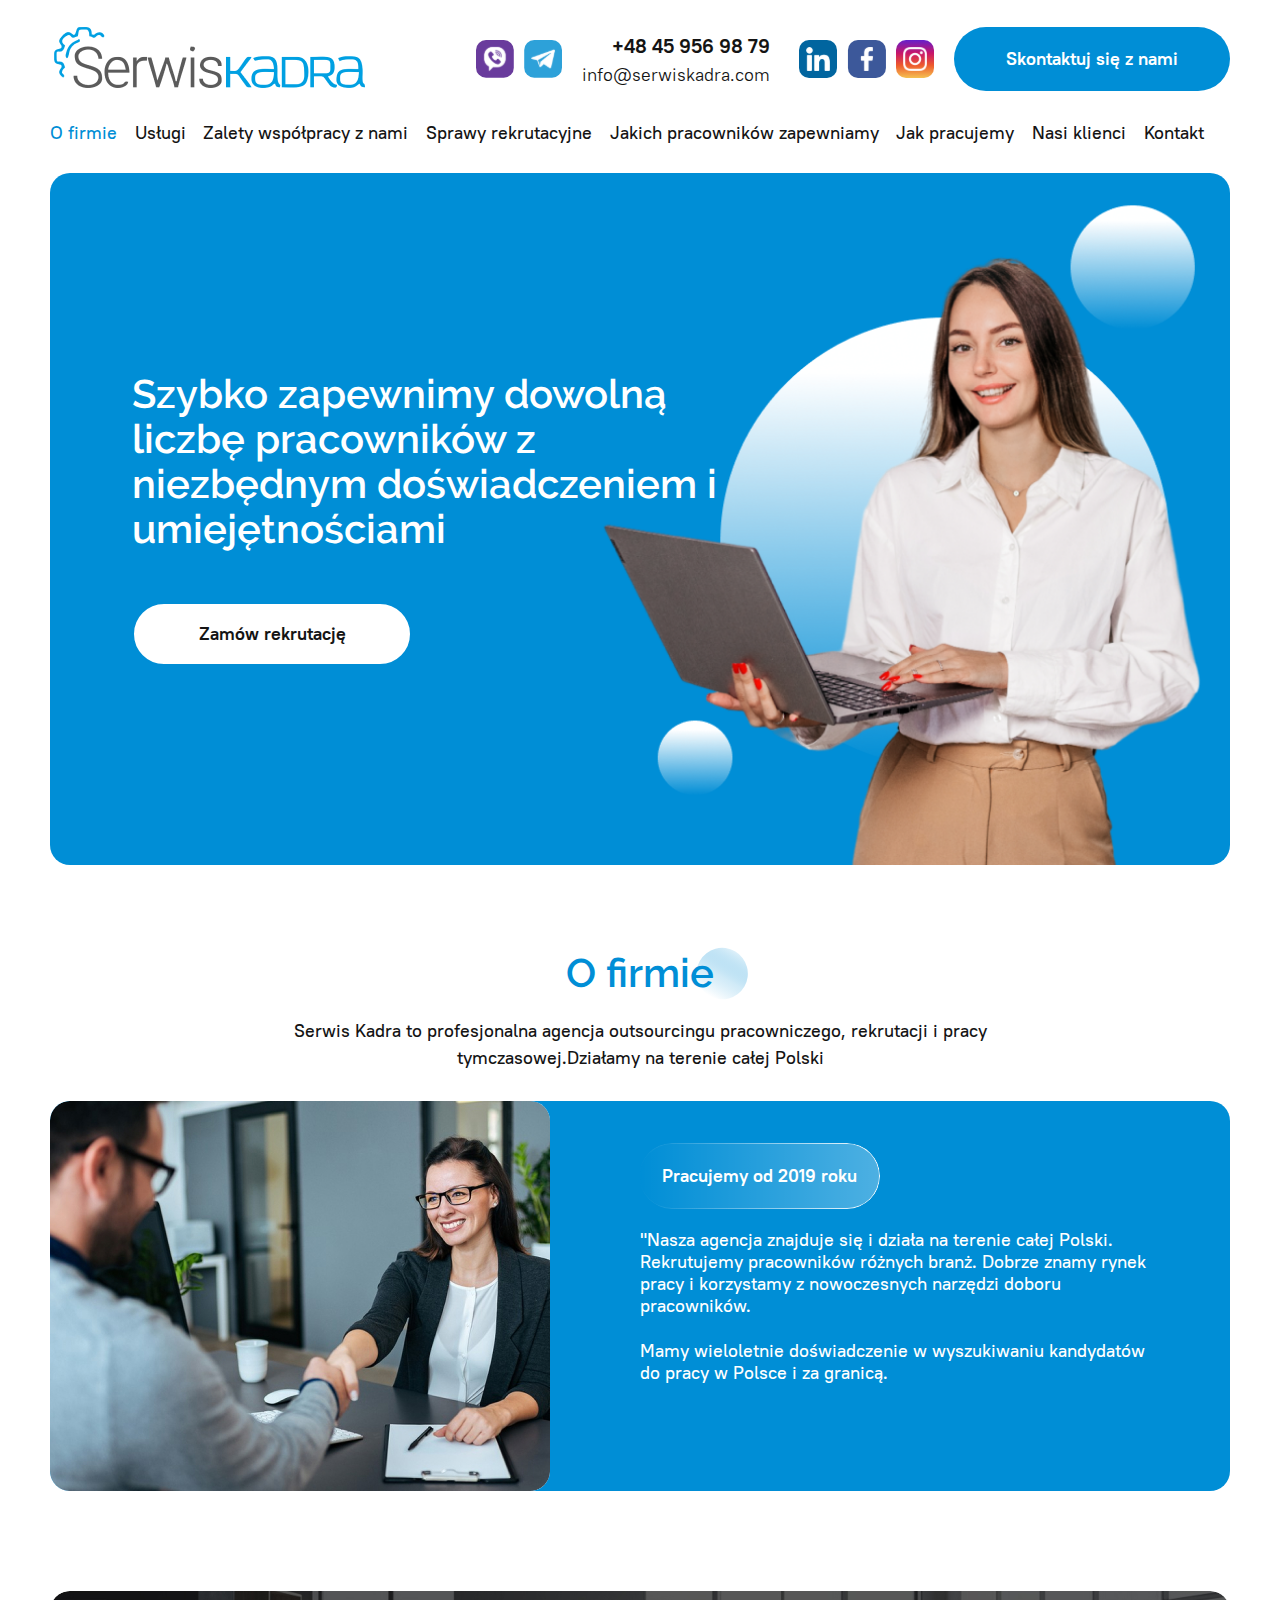
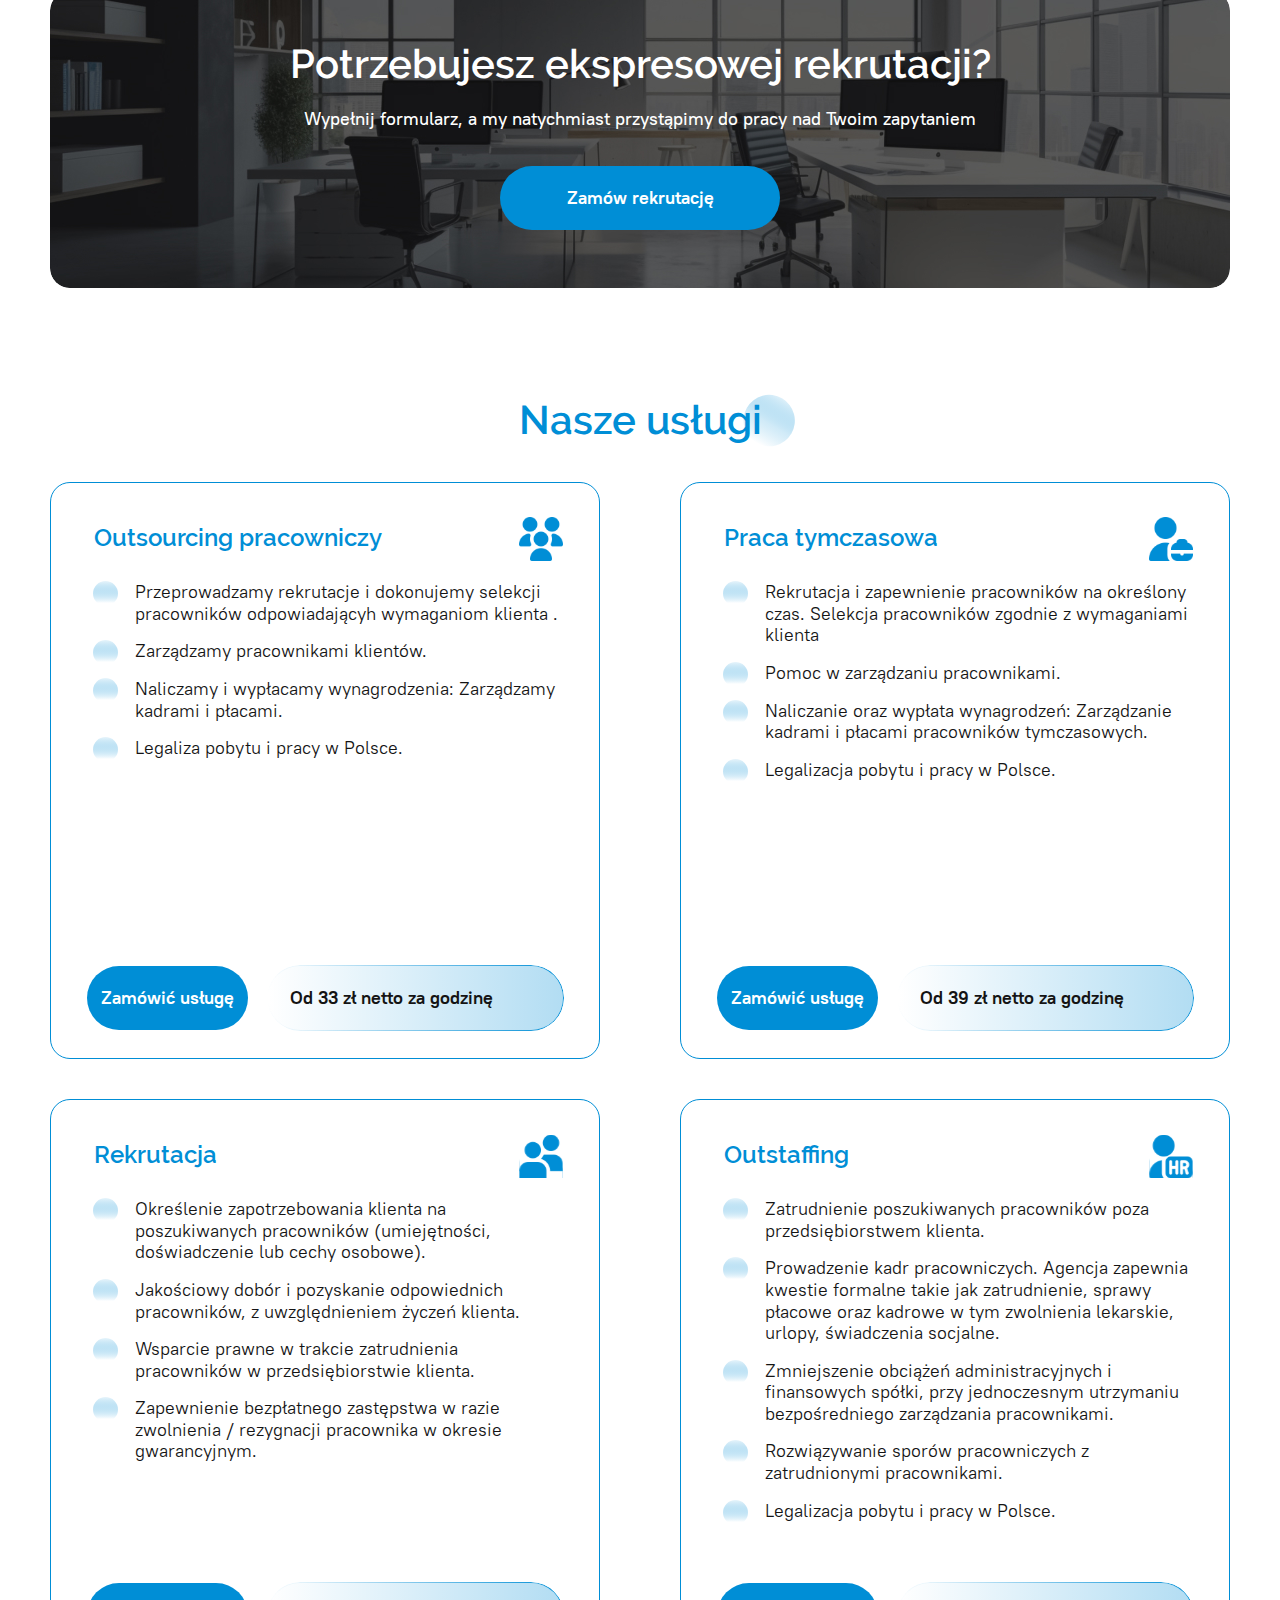
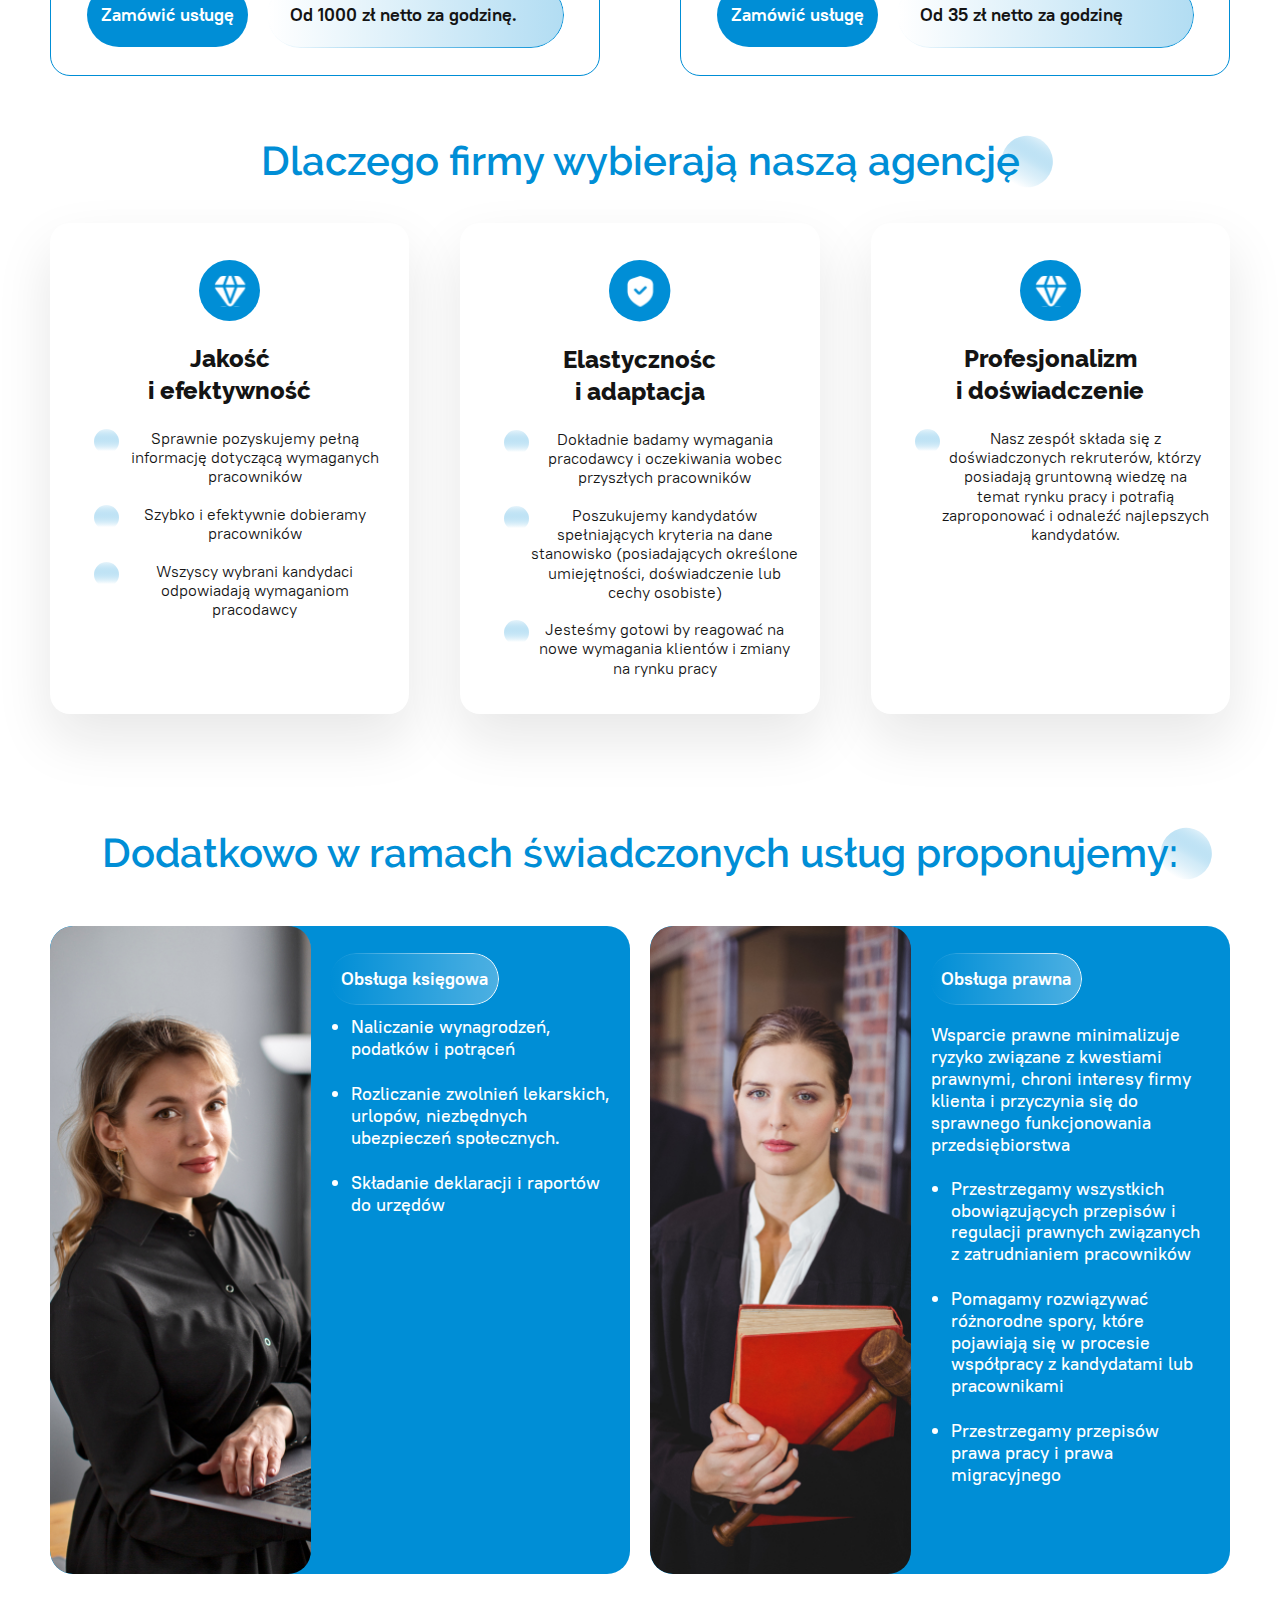
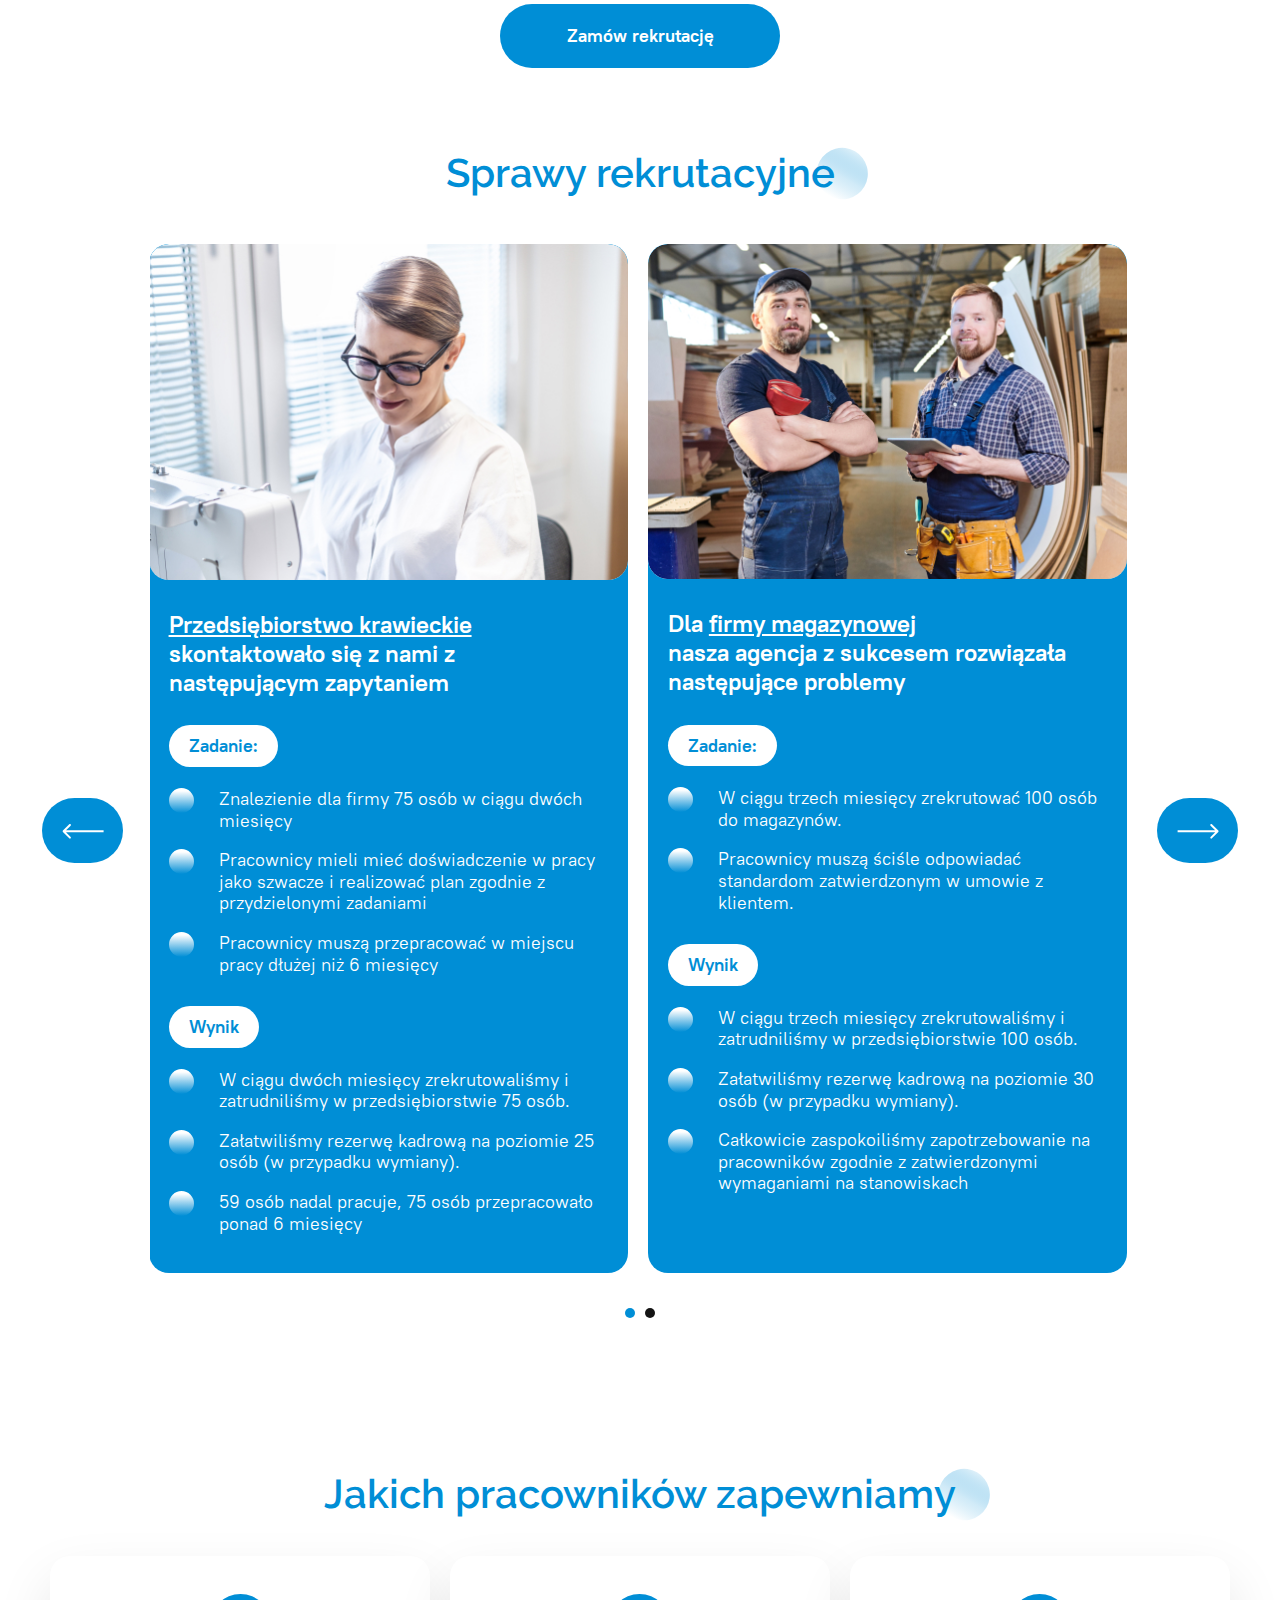
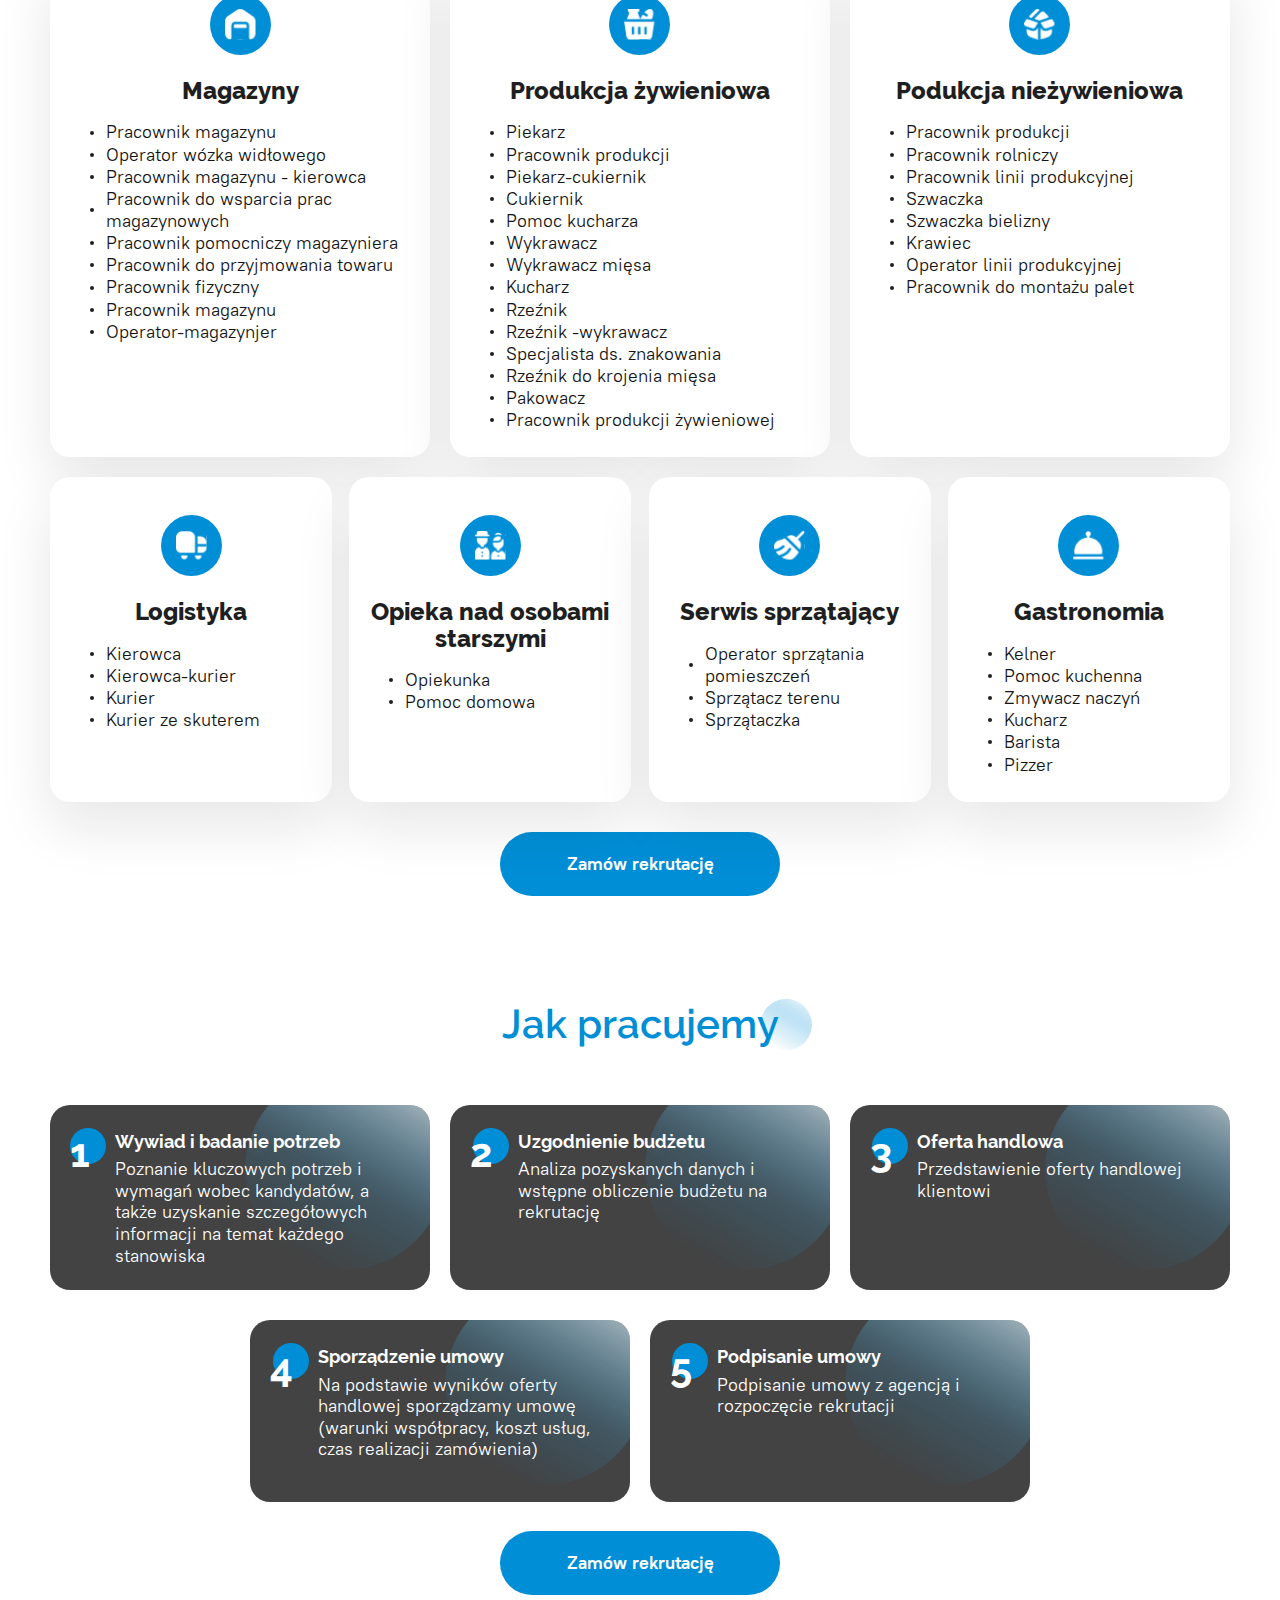
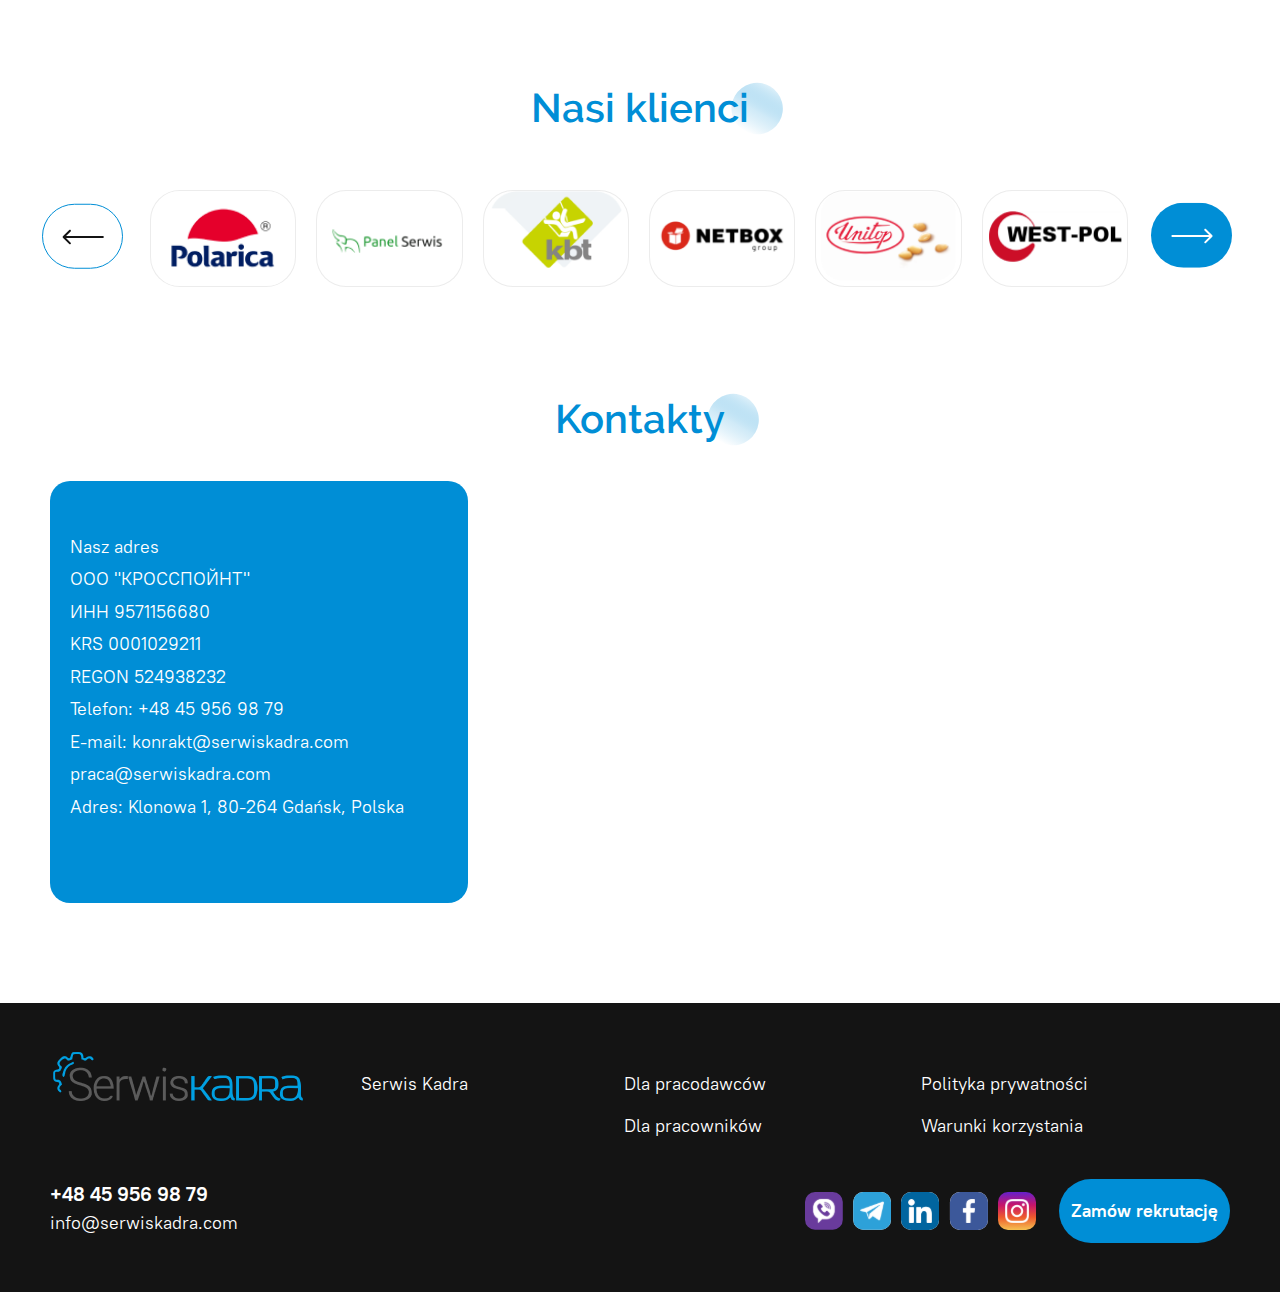
<file: indexPl.html>
<!DOCTYPE html>
<!--[if lt IE 7]><html lang="ru" class="lt-ie9 lt-ie8 lt-ie7"><![endif]-->
<!--[if IE 7]><html lang="ru" class="lt-ie9 lt-ie8"><![endif]-->
<!--[if IE 8]><html lang="ru" class="lt-ie9"><![endif]-->
<!--[if gt IE 8]><!-->
<html lang="ru">
<!--<![endif]-->

<head>
    <meta charset="utf-8" />
    <title>SerwisKadra</title>
    <meta name="description" content="" />
    <meta http-equiv="X-UA-Compatible" content="IE=edge" />
    <meta name="viewport" content="width=device-width, initial-scale=1.0" />
    <link rel="shortcut icon" href="./assets/template/img/favicon.ico" />
    <link rel="stylesheet" href="https://pro.fontawesome.com/releases/v5.10.0/css/all.css" />
    <link rel="stylesheet" href="https://maxcdn.bootstrapcdn.com/bootstrap/3.3.6/css/bootstrap.min.css">
    <link rel="stylesheet" href="./assets/template/css/fonts.css">

    <link rel="stylesheet" href="https://cdn.jsdelivr.net/npm/@fancyapps/ui@5.0/dist/fancybox/fancybox.css" />

    <link rel="stylesheet" href="./assets/template/css/owl.carousel.min.css">
    <link rel="stylesheet" href="./assets/template/css/owl.theme.default.min.css">
    <link rel="stylesheet" href="./assets/template/css/main.css" />
    <link rel="stylesheet" href="./assets/template/css/media.css" />
</head>

<body data-init-mask="yes">
    <header id="home">
        <!-- <div class="top_header" style="display: none;">
			<div class="container">
				<div class="top_header__flex">
					<a class="header_tel" href="tel:+74993223658">7 (499) 322-36-58</a>
					<a class="header_mail" href="mailto:info@tochkapogruzki.ru">info@tochkapogruzki.ru</a>
				</div>
			</div>
		</div> -->
        <nav id="menu" class=" def navbar navbar-default navbar-fixed-top clearfix">
            <div class="container">
                <div class="navbar__flex">
                    <div class="navbar-header ">
                        <!-- <button class="navbar-toggle collapsed" aria-controls="navbar" aria-expanded="false" data-target="#navbar" data-toggle="collapse" type="button">
							<span class="sr-only">Toggle navigation</span>
							<span class="icon-bar"></span>
							<span class="icon-bar"></span>
							<span class="icon-bar"></span>
						</button> -->
                        <a href="index.html">
                            <img src="./assets/template/img/logo.png" alt="logo">
                        </a>
                        <input id="toggle" type="checkbox">
                        <label for="toggle" class="hamburger">
                            <div class="top-bun"></div>
                            <div class="meat"></div>
                            <div class="bottom-bun"></div>
                        </label>
                        <div class="navi">
                            <div class="nav-wrapper">
                                <a href="index.html">
                                    <img src="./assets/template/img/logo-footer.png" alt="logo-footer">
                                </a>
                                <div class="navi__text">
                                    <div class="tel-mail__flex">
                                        <div class="tel-mail__item">
                                            <a class="tel-mail__link" href="tel:+48459569879">
                                                +48 45 956 98 79
                                            </a>
                                        </div>
                                        <div class="tel-mail__item">
                                            <a class="tel-mail__link" href="mailto:info@serwiskadra.com">
                                                info@serwiskadra.com
                                            </a>
                                        </div>
                                    </div>
                                </div>
                                <div class="navi__item_top">
                                    <ul class="nav navbar-nav clearfix">
                                        <li class="active">
                                            <a href="#sec2" data-target="#sec2">O firmie</a>
                                        </li>
                                        <li>
                                            <a href="#sec3" data-target="#sec3">Usługi </a>
                                        </li>
                                        <li>
                                            <a href="#sec4" data-target="#sec4">Zalety współpracy z nami</a>
                                        </li>
                                        <li>
                                            <a href="#sec6" data-target="#sec6">Sprawy rekrutacyjne</a>
                                        </li>
                                        <li>
                                            <a href="#sec7" data-target="#sec7">Jakich pracowników zapewniamy</a>
                                        </li>
                                        <li>
                                            <a href="#sec8" data-target="#sec8">Jak pracujemy</a>
                                        </li>
                                        <li>
                                            <a href="#sec9" data-target="#sec9"> Nasi Klienci</a>
                                        </li>
                                        <li>
                                            <a href="#sec10" data-target="#sec10">Kontakt</a>
                                        </li>
                                    </ul>
                                </div>
                                <div class="footer__item_bottom">
                                    <div class="social__flex">
                                        <div class="social">
                                            <div class="social__item">
                                                <a href="#">
                                                    <img src="./assets/template/img/svg/icon_1.svg" alt="">
                                                </a>
                                            </div>
                                            <div class="social__item">
                                                <a href="#">
                                                    <img src="./assets/template/img/svg/icon_2.svg" alt="">
                                                </a>
                                            </div>

                                            <div class="social__item">
                                                <a href="#">
                                                    <img src="./assets/template/img/svg/icon_3.svg" alt="">
                                                </a>
                                            </div>
                                            <div class="social__item">
                                                <a href="#">
                                                    <img src="./assets/template/img/svg/icon_4.svg" alt="">
                                                </a>
                                            </div>
                                            <div class="social__item">
                                                <a href="#">
                                                    <img src="./assets/template/img/svg/icon_5.svg" alt="">
                                                </a>
                                            </div>
                                        </div>
                                        <div class="social__btn">
                                            <button class="btn btn-main" data-fancybox="" data-src="#dialog-content2">
                                                Zamów rekrutację
                                            </button>
                                        </div>
                                    </div>
                                </div>
                            </div>
                        </div>
                    </div>
                    <div id="navbar" class="navbar-collapse collapse ">
                        <div class="navbar__social_flex">
                            <div class="navbar__social">
                                <div class="navbar__social_item">
                                    <a href="#">
                                        <img src="./assets/template/img/svg/icon_1.svg" alt="">
                                    </a>
                                </div>
                                <div class="navbar__social_item">
                                    <a href="#">
                                        <img src="./assets/template/img/svg/icon_2.svg" alt="">
                                    </a>
                                </div>
                                <div class="navbar__social_item">
                                    <div class="tel-mail__flex">
                                        <div class="tel-mail__item">
                                            <a class="tel-mail__link" href="tel:+48459569879">
                                                +48 45 956 98 79
                                            </a>
                                        </div>
                                        <div class="tel-mail__item">
                                            <a class="tel-mail__link" href="mailto:info@serwiskadra.com">
                                                info@serwiskadra.com
                                            </a>
                                        </div>
                                    </div>
                                </div>
                                <div class="navbar__social_item">
                                    <a href="#">
                                        <img src="./assets/template/img/svg/icon_3.svg" alt="">
                                    </a>
                                </div>
                                <div class="navbar__social_item">
                                    <a href="#">
                                        <img src="./assets/template/img/svg/icon_4.svg" alt="">
                                    </a>
                                </div>
                                <div class="navbar__social_item">
                                    <a href="#">
                                        <img src="./assets/template/img/svg/icon_5.svg" alt="">
                                    </a>
                                </div>
                            </div>
                            <div class="navbar__btn">
                                <button class="btn btn-main" data-fancybox="" data-src="#dialog-content">
                                    Skontaktuj się z nami
                                </button>
                            </div>
                        </div>
                        <div class="navbar-collapse__flex">
                            <ul class="nav navbar-nav clearfix">
                                <li class="active">
                                    <a href="#sec2" data-target="#sec2">O firmie</a>
                                </li>
                                <li>
                                    <a href="#sec3" data-target="#sec3">Usługi </a>
                                </li>
                                <li>
                                    <a href="#sec4" data-target="#sec4">Zalety współpracy z nami</a>
                                </li>
                                <li>
                                    <a href="#sec6" data-target="#sec6">Sprawy rekrutacyjne</a>
                                </li>
                                <li>
                                    <a href="#sec7" data-target="#sec7">Jakich pracowników zapewniamy</a>
                                </li>
                                <li>
                                    <a href="#sec8" data-target="#sec8">Jak pracujemy</a>
                                </li>
                                <li>
                                    <a href="#sec9" data-target="#sec9">Nasi klienci</a>
                                </li>
                                <li>
                                    <a href="#sec10" data-target="#sec10">Kontakt</a>
                                </li>
                            </ul>
                        </div>
                    </div>
                </div>
            </div>
        </nav>
    </header>
    <section class="sec-1 clearfix">
        <div class="container">
            <div class="row">
                <div class="col-sm-12">
                    <div class="topic">
                        <div class="topic__left">
                            <h1>
                                Szybko zapewnimy dowolną liczbę pracowników z niezbędnym doświadczeniem i umiejętnościami
                            </h1>
                            <button class="btn btn-transition" data-fancybox="" data-src="#dialog-content2">
                                Zamów rekrutację
                            </button>
                        </div>
                        <div class="topic__right">
                            <img src="./assets/template/img/main-topic.png" alt="">
                        </div>
                    </div>

                </div>
            </div>
        </div>
        </div>
    </section>
    <section id="sec2" class="sec-2 clearfix">
        <div class="container">
            <div class="row">
                <div class="col-sm-12">
                    <h2>
                        O firmie
                    </h2>
                    <p class="sec-2__desc">
                        Serwis Kadra to profesjonalna agencja outsourcingu pracowniczego, rekrutacji i pracy tymczasowej.Działamy na terenie całej Polski
                    </p>
                    <div class="sec-2__flex">
                        <div class="sec-2__item">
                            <div class="sec-2__img">
                                <img class="mob_hidden" src="./assets/template/img/img_1.jpg" alt="">
                                <img class="mob_visible" src="./assets/template/img/img_1--mob.jpg" alt="">
                            </div>
                        </div>
                        <div class="sec-2__item">
                            <div class="die">
                                <p class="die__p">
                                    Pracujemy od 2019 roku
                                </p>
                            </div>
                            <p class="sec-2__p">
                                "Nasza agencja znajduje się i działa na terenie całej Polski. Rekrutujemy pracowników różnych branż. Dobrze znamy rynek pracy i korzystamy z nowoczesnych narzędzi doboru pracowników.
                            </p>
                            <p class="sec-2__p">
                                Mamy wieloletnie doświadczenie w wyszukiwaniu kandydatów do pracy w Polsce i za granicą.
                            </p>
                        </div>
                    </div>
                </div>
                <div class="col-sm-12">
                    <div class="sec-2__bottom">
                        <p class="sec-2__bottom_title">
                            Potrzebujesz ekspresowej rekrutacji?
                        </p>
                        <p class="sec-2__subtitle">
                            Wypełnij formularz, a my natychmiast przystąpimy do pracy nad Twoim zapytaniem
                        </p>
                        <div class="sec-2__btn">
                            <button class="btn btn-main" data-fancybox="" data-src="#dialog-content2">
                                Zamów rekrutację
                            </button>
                        </div>
                    </div>
                </div>
            </div>
        </div>
    </section>
    <section id="sec3" class="sec-3 clearfix">
        <div class="container">
            <div class="row">
                <div class="col-md-12">
                    <h2>
                        Nasze usługi
                    </h2>
                    <div class="owl-carousel slider">
                        <div class="owl__item">
                            <div class="slider__card">
                                <div class="slider__top">
                                    <p class="slider__title">
                                        Outsourcing pracowniczy
                                    </p>
                                    <div class="slider__icon icon1"></div>
                                </div>
                                <div class="slider__middle">
                                    <ul>
                                        <li>
                                            Przeprowadzamy rekrutacje i dokonujemy selekcji pracowników odpowiadającyh wymaganiom klienta .
                                        </li>
                                        <li>
                                            Zarządzamy pracownikami klientów.
                                        </li>
                                        <li>
                                            Naliczamy i wypłacamy wynagrodzenia: Zarządzamy kadrami i płacami.
                                        </li>
                                        <li>
                                            Legaliza pobytu i pracy w Polsce.
                                        </li>
                                    </ul>
                                </div>
                                <div class="slider__bottom">
                                    <button class="btn btn-main" data-fancybox="" data-src="#dialog-content3">
                                        Zamówić usługę
                                    </button>

                                    <div class="die">
                                        <p class="die__p">
                                            Od 33 zł netto za godzinę
                                        </p>
                                    </div>
                                </div>
                            </div>
                        </div>
                        <div class="owl__item">
                            <div class="slider__card">
                                <div class="slider__top">
                                    <p class="slider__title">
                                        Praca tymczasowa
                                    </p>
                                    <div class="slider__icon icon2"></div>
                                </div>
                                <div class="slider__middle">
                                    <ul>
                                        <li>
                                            Rekrutacja i zapewnienie pracowników na określony czas. Selekcja pracowników zgodnie z wymaganiami klienta
                                        </li>
                                        <li>
                                            Pomoc w zarządzaniu pracownikami.
                                        </li>
                                        <li>
                                            Naliczanie oraz wypłata wynagrodzeń: Zarządzanie kadrami i płacami pracowników tymczasowych.
                                        </li>
                                        <li>
                                            Legalizacja pobytu i pracy w Polsce.
                                        </li>
                                    </ul>
                                </div>
                                <div class="slider__bottom">
                                    <button class="btn btn-main" data-fancybox="" data-src="#dialog-content3">
                                        Zamówić usługę
                                    </button>
                                    <div class="die">
                                        <p class="die__p">
                                            Od 39 zł netto za godzinę
                                        </p>
                                    </div>
                                </div>
                            </div>
                        </div>
                        <div class="owl__item">
                            <div class="slider__card">
                                <div class="slider__top">
                                    <p class="slider__title">
                                        Rekrutacja
                                    </p>
                                    <div class="slider__icon icon3"></div>
                                </div>
                                <div class="slider__middle">
                                    <ul>
                                        <li>
                                            Określenie zapotrzebowania klienta na poszukiwanych pracowników (umiejętności, doświadczenie lub cechy osobowe).
                                        </li>
                                        <li>
                                            Jakościowy dobór i pozyskanie odpowiednich pracowników, z uwzględnieniem życzeń klienta.
                                        </li>
                                        <li>
                                            Wsparcie prawne w trakcie zatrudnienia pracowników w przedsiębiorstwie klienta.
                                        </li>
                                        <li>
                                            Zapewnienie bezpłatnego zastępstwa w razie zwolnienia / rezygnacji pracownika w okresie gwarancyjnym.
                                        </li>
                                    </ul>
                                </div>
                                <div class="slider__bottom">
                                    <button class="btn btn-main" data-fancybox="" data-src="#dialog-content3">
                                        Zamówić usługę
                                    </button>
                                    <div class="die">
                                        <p class="die__p">
                                            Od 1000 zł netto za godzinę.
                                        </p>
                                    </div>
                                </div>
                            </div>
                        </div>
                        <div class="owl__item">
                            <div class="slider__card">
                                <div class="slider__top">
                                    <p class="slider__title">
                                        Outstaffing
                                    </p>
                                    <div class="slider__icon icon4"></div>
                                </div>
                                <div class="slider__middle">
                                    <ul>
                                        <li>
                                            Zatrudnienie poszukiwanych pracowników poza przedsiębiorstwem klienta.
                                        </li>
                                        <li>
                                            Prowadzenie kadr pracowniczych. Agencja zapewnia kwestie formalne takie jak zatrudnienie, sprawy płacowe oraz kadrowe w tym zwolnienia lekarskie, urlopy, świadczenia socjalne.
                                        </li>
                                        <li>
                                            Zmniejszenie obciążeń administracyjnych i finansowych spółki, przy jednoczesnym utrzymaniu bezpośredniego zarządzania pracownikami.
                                        </li>
                                        <li>
                                            Rozwiązywanie sporów pracowniczych z zatrudnionymi pracownikami.
                                        </li>
                                        <li>
                                            Legalizacja pobytu i pracy w Polsce.
                                        </li>
                                    </ul>
                                </div>
                                <div class="slider__bottom">
                                    <button class="btn btn-main" data-fancybox="" data-src="#dialog-content3">
                                        Zamówić usługę
                                    </button>
                                    <div class="die">
                                        <p class="die__p">
                                            Od 35 zł netto za godzinę
                                        </p>
                                    </div>
                                </div>
                            </div>
                        </div>
                    </div>
                </div>
            </div>
        </div>
    </section>
    <section id="sec4" class="sec-4">
        <div class="container">
            <div class="row">
                <div class="col-md-12">
                    <h2>
                        Dlaczego firmy wybierają naszą agencję
                    </h2>
                    <div class="sec-4__flex">
                        <div class="sec-4__item">
                            <div class="sec-4__icon">
                                <img src="./assets/template/img/svg/why-icon_1.svg" alt="">
                            </div>
                            <p class="sec-4__title">
                                Jakość <br>i efektywność
                            </p>
                            <ul class="sec-4__ul">
                                <li>
                                    <p>
                                        Sprawnie pozyskujemy pełną informację dotyczącą wymaganych pracowników
                                    </p>
                                </li>
                                <li>
                                    <p>
                                        Szybko i efektywnie dobieramy pracowników
                                    </p>
                                </li>
                                <li>
                                    <p>
                                        Wszyscy wybrani kandydaci odpowiadają wymaganiom pracodawcy
                                    </p>
                                </li>
                            </ul>
                        </div>
                        <div class="sec-4__item">
                            <div class="sec-4__icon">
                                <img src="./assets/template/img/svg/why-icon_2.svg" alt="">
                            </div>
                            <p class="sec-4__title">
                                Elastycznośc<br> i adaptacja
                            </p>
                            <ul class="sec-4__ul">
                                <li>
                                    <p>
                                        Dokładnie badamy wymagania pracodawcy i oczekiwania wobec przyszłych pracowników
                                    </p>
                                </li>
                                <li>
                                    <p>
                                        Poszukujemy kandydatów spełniających kryteria na dane stanowisko (posiadających określone umiejętności, doświadczenie lub cechy osobiste)
                                    </p>
                                </li>
                                <li>
                                    <p>
                                        Jesteśmy gotowi by reagować na nowe wymagania klientów i zmiany na rynku pracy
                                    </p>
                                </li>
                            </ul>
                        </div>
                        <div class="sec-4__item">
                            <div class="sec-4__icon">
                                <img src="./assets/template/img/svg/why-icon_1.svg" alt="">
                            </div>
                            <p class="sec-4__title">
                                Profesjonalizm<br> i doświadczenie
                            </p>
                            <ul class="sec-4__ul">
                                <li>
                                    <p>
                                        Nasz zespół składa się z doświadczonych rekruterów, którzy posiadają gruntowną wiedzę na temat rynku pracy i potrafią zaproponować i odnaleźć najlepszych kandydatów.
                                    </p>
                                </li>
                            </ul>
                        </div>
                    </div>
                </div>
            </div>
        </div>
    </section>
    <section id="sec5" class="sec-5">
        <div class="container">
            <div class="row">
                <div class="col-md-12">
                    <h2>
                        Dodatkowo w ramach świadczonych usług proponujemy:
                    </h2>
                    <div class="sec-5__flex">
                        <div class="sec-5__item">
                            <div class="sec-5__item_img">
                                <img class="mob_hidden" src="./assets/template/img/girl_1.jpg" alt="">
                                <img class="mob_visible" src="./assets/template/img/girl_1--mob.jpg" alt="">
                            </div>
                            <div class="sec-5__item_text">
                                <div class="die">
                                    <p class="die__p">
                                        Obsługa księgowa
                                    </p>
                                </div>
                                <ul class="sec-5__ul">
                                    <li>
                                        Naliczanie wynagrodzeń, podatków i potrąceń
                                    </li>
                                    <li>
                                        Rozliczanie zwolnień lekarskich, urlopów, niezbędnych ubezpieczeń społecznych.
                                    </li>
                                    <li>
                                        Składanie deklaracji i raportów do urzędów
                                    </li>
                                </ul>
                            </div>
                        </div>
                        <div class="sec-5__item">
                            <div class="sec-5__item_img">
                                <img class="mob_hidden" src="./assets/template/img/girl_2.jpg" alt="">
                                <img class="mob_visible" src="./assets/template/img/girl_2--mob.jpg" alt="">
                            </div>
                            <div class="sec-5__item_text">
                                <div class="die">
                                    <p class="die__p">
                                        Obsługa prawna
                                    </p>
                                </div>
                                <p class="sec-5__p">
                                    Wsparcie prawne minimalizuje ryzyko związane z kwestiami prawnymi, chroni interesy firmy klienta i przyczynia się do sprawnego funkcjonowania przedsiębiorstwa
                                </p>
                                <ul class="sec-5__ul">
                                    <li>
                                        Przestrzegamy wszystkich obowiązujących przepisów i regulacji prawnych związanych z zatrudnianiem pracowników
                                    </li>
                                    <li>
                                        Pomagamy rozwiązywać różnorodne spory, które pojawiają się w procesie współpracy z kandydatami lub pracownikami
                                    </li>
                                    <li>
                                        Przestrzegamy przepisów prawa pracy i prawa migracyjnego
                                    </li>
                                </ul>
                            </div>
                        </div>
                    </div>
                    <div class="sec-5__btn">
                        <button class="btn btn-main" data-fancybox="" data-src="#dialog-content2">
                            Zamów rekrutację
                        </button>
                    </div>
                </div>
            </div>
        </div>
    </section>
    <section id="sec6" class="sec-6">
        <div class="container">
            <div class="row">
                <div class="col-md-12">
                    <h2>
                        Sprawy rekrutacyjne
                    </h2>
                    <div class="wrap__slider2">
                        <div class="owl-carousel slider2">
                            <div class="case__item">
                                <div class="case__card">
                                    <div class="case__img">
                                        <img src="./assets/template/img/case_1.jpg" alt="">
                                    </div>
                                    <div class="case__middle">
                                        <p class="case__title">
                                            <span> Przedsiębiorstwo krawieckie</span><br> skontaktowało się z nami z następującym zapytaniem
                                        </p>
                                        <div class="case__badge">
                                            <p>
                                                Zadanie:
                                            </p>
                                        </div>
                                        <ul>
                                            <li>
                                                Znalezienie dla firmy 75 osób w ciągu dwóch miesięcy
                                            </li>
                                            <li>
                                                Pracownicy mieli mieć doświadczenie w pracy jako szwacze i realizować plan zgodnie z przydzielonymi zadaniami
                                            </li>
                                            <li>
                                                Pracownicy muszą przepracować w miejscu pracy dłużej niż 6 miesięcy
                                            </li>
                                        </ul>
                                        <div class="case__badge">
                                            <p>
                                                Wynik
                                            </p>
                                        </div>
                                        <ul>
                                            <li>
                                                W ciągu dwóch miesięcy zrekrutowaliśmy i zatrudniliśmy w przedsiębiorstwie 75 osób.
                                            </li>
                                            <li>
                                                Załatwiliśmy rezerwę kadrową na poziomie 25 osób (w przypadku wymiany).
                                            </li>
                                            <li>
                                                59 osób nadal pracuje, 75 osób przepracowało ponad 6 miesięcy
                                            </li>
                                        </ul>
                                    </div>
                                </div>
                            </div>
                            <div class="case__item">
                                <div class="case__card">
                                    <div class="case__img">
                                        <img src="./assets/template/img/case_2.jpg" alt="">
                                    </div>
                                    <div class="case__middle">
                                        <p class="case__title">
                                            Dla <span> firmy magazynowej</span><br> nasza agencja z sukcesem rozwiązała następujące problemy
                                        </p>
                                        <div class="case__badge">
                                            <p>
                                                Zadanie:
                                            </p>
                                        </div>
                                        <ul>
                                            <li>
                                                W ciągu trzech miesięcy zrekrutować 100 osób do magazynów.
                                            </li>
                                            <li>
                                                Pracownicy muszą ściśle odpowiadać standardom zatwierdzonym w umowie z klientem.
                                            </li>
                                        </ul>
                                        <div class="case__badge">
                                            <p>
                                                Wynik
                                            </p>
                                        </div>
                                        <ul>
                                            <li>
                                                W ciągu trzech miesięcy zrekrutowaliśmy i zatrudniliśmy w przedsiębiorstwie 100 osób.
                                            </li>
                                            <li>
                                                Załatwiliśmy rezerwę kadrową na poziomie 30 osób (w przypadku wymiany).
                                            </li>
                                            <li>
                                                Całkowicie zaspokoiliśmy zapotrzebowanie na pracowników zgodnie z zatwierdzonymi wymaganiami na stanowiskach
                                            </li>
                                        </ul>
                                    </div>
                                </div>
                            </div>
                            <div class="case__item">
                                <div class="case__card">
                                    <div class="case__img">
                                        <img src="./assets/template/img/case_3.jpg" alt="">
                                    </div>
                                    <div class="case__middle">
                                        <p class="case__title">
                                            W związku z rozszerzeniem działalności firmy produkcyjnej wzrosło zapotrzebowanie na pracowników
                                        </p>
                                        <div class="case__badge">
                                            <p>
                                                Zadanie
                                            </p>
                                        </div>
                                        <ul>
                                            <li>
                                                W ciągu dwóch miesięcy zrekrutować 50 osób do przedsiębiorstwa produkcyjnego.
                                            </li>
                                            <li>
                                                Pracownicy muszą ściśle odpowiadać standardom zatwierdzonym w umowie z klientem.
                                            </li>
                                            <li>
                                                Pracownicy muszą przepracować w miejscu pracy dłużej niż 6 miesięcy
                                            </li>
                                        </ul>
                                        <div class="case__badge">
                                            <p>
                                                Wynik
                                            </p>
                                        </div>
                                        <ul>
                                            <li>
                                                W ciągu dwóch miesięcy zrekrutowaliśmy i zatrudniliśmy w przedsiębiorstwie produkcyjnym 50 osób.
                                            </li>
                                            <li>
                                                Załatwiliśmy rezerwę kadrową na poziomie 25 osób (w przypadku wymiany).
                                            </li>
                                            <li>
                                                37 osób nadal pracuje, 50 osób przepracowało ponad 6 miesięcy
                                            </li>
                                        </ul>
                                    </div>
                                </div>
                            </div>
                        </div>
                    </div>
                </div>
            </div>
        </div>
    </section>
    <section id="sec7" class="sec-7">
        <div class="container">
            <div class="row">
                <div class="col-md-12">
                    <h2>
                        Jakich pracowników zapewniamy
                    </h2>
                    <div class="sec-7__flex">
                        <div class="sec-7__item sec-7__top">
                            <div class="sec-7__top_item">
                                <div class="sec-7__card">
                                    <div class="sec-7__card_icon">
                                        <img src="./assets/template/img/svg/card-icon_1.svg" alt="">
                                    </div>
                                    <p class="sec-7__card_title">
                                        Magazyny
                                    </p>
                                    <ul class="sec-7__card_ul">
                                        <li>
                                            Pracownik magazynu
                                        </li>
                                        <li>
                                            Operator wózka widłowego
                                        </li>
                                        <li>
                                            Pracownik magazynu - kierowca
                                        </li>
                                        <li>
                                            Pracownik do wsparcia prac magazynowych
                                        </li>
                                        <li>
                                            Pracownik pomocniczy magazyniera
                                        </li>
                                        <li>
                                            Pracownik do przyjmowania towaru
                                        </li>
                                        <li>
                                            Pracownik fizyczny
                                        </li>
                                        <li>
                                            Pracownik magazynu
                                        </li>
                                        <li>
                                            Operator-magazynjer
                                        </li>
                                    </ul>
                                </div>
                            </div>
                            <div class="sec-7__top_item">
                                <div class="sec-7__card">
                                    <div class="sec-7__card_icon">
                                        <img src="./assets/template/img/svg/card-icon_2.svg" alt="">
                                    </div>
                                    <p class="sec-7__card_title">
                                        Produkcja żywieniowa
                                    </p>
                                    <ul class="sec-7__card_ul">
                                        <li>
                                            Piekarz
                                        </li>
                                        <li>
                                            Pracownik produkcji
                                        </li>
                                        <li>
                                            Piekarz-cukiernik
                                        </li>
                                        <li>
                                            Cukiernik
                                        </li>
                                        <li>
                                            Pomoc kucharza
                                        </li>
                                        <li>
                                            Wykrawacz
                                        </li>
                                        <li>
                                            Wykrawacz mięsa
                                        </li>
                                        <li>
                                            Kucharz
                                        </li>
                                        <li>
                                            Rzeźnik
                                        </li>
                                        <li>
                                            Rzeźnik -wykrawacz
                                        </li>
                                        <li>
                                            Specjalista ds. znakowania
                                        </li>
                                        <li>
                                            Rzeźnik do krojenia mięsa
                                        </li>
                                        <li>
                                            Pakowacz
                                        </li>
                                        <li>
                                            Pracownik produkcji żywieniowej
                                        </li>
                                    </ul>
                                </div>
                            </div>
                            <div class="sec-7__top_item">
                                <div class="sec-7__card">
                                    <div class="sec-7__card_icon">
                                        <img src="./assets/template/img/svg/card-icon_3.svg" alt="">
                                    </div>
                                    <p class="sec-7__card_title">
                                        Podukcja nieżywieniowa
                                    </p>
                                    <ul class="sec-7__card_ul">
                                        <li>
                                            Pracownik produkcji
                                        </li>
                                        <li>
                                            Pracownik rolniczy
                                        </li>
                                        <li>
                                            Pracownik linii produkcyjnej
                                        </li>
                                        <li>
                                            Szwaczka
                                        </li>
                                        <li>
                                            Szwaczka bielizny
                                        </li>
                                        <li>
                                            Krawiec
                                        </li>
                                        <li>
                                            Operator linii produkcyjnej
                                        </li>
                                        <li>
                                            Pracownik do montażu palet
                                        </li>
                                    </ul>
                                </div>
                            </div>
                        </div>
                        <div class="sec-7__item sec-7__bottom">
                            <div class="sec-7__bottom_item">
                                <div class="sec-7__card">
                                    <div class="sec-7__card_icon">
                                        <img src="./assets/template/img/svg/card-icon_4.svg" alt="">
                                    </div>
                                    <p class="sec-7__card_title">
                                        Logistyka
                                    </p>
                                    <ul class="sec-7__card_ul">
                                        <li>
                                            Kierowca
                                        </li>
                                        <li>
                                            Kierowca-kurier
                                        </li>
                                        <li>
                                            Kurier
                                        </li>
                                        <li>
                                            Kurier ze skuterem
                                        </li>
                                    </ul>
                                </div>
                            </div>
                            <div class="sec-7__bottom_item">
                                <div class="sec-7__card">
                                    <div class="sec-7__card_icon">
                                        <img src="./assets/template/img/svg/card-icon_5.svg" alt="">
                                    </div>
                                    <p class="sec-7__card_title">
                                        Opieka nad osobami<br> starszymi
                                    </p>

                                    <ul class="sec-7__card_ul">
                                        <li>
                                            Opiekunka
                                        </li>
                                        <li>
                                            Pomoc domowa
                                        </li>
                                    </ul>
                                </div>
                            </div>
                            <div class="sec-7__bottom_item">
                                <div class="sec-7__card">
                                    <div class="sec-7__card_icon">
                                        <img src="./assets/template/img/svg/card-icon_6.svg" alt="">
                                    </div>
                                    <p class="sec-7__card_title">
                                        Serwis sprzątający
                                    </p>
                                    <ul class="sec-7__card_ul">
                                        <li>
                                            Operator sprzątania pomieszczeń
                                        </li>
                                        <li>
                                            Sprzątacz terenu
                                        </li>
                                        <li>
                                            Sprzątaczka
                                        </li>
                                    </ul>
                                </div>
                            </div>
                            <div class="sec-7__bottom_item">
                                <div class="sec-7__card">
                                    <div class="sec-7__card_icon">
                                        <img src="./assets/template/img/svg/card-icon_7.svg" alt="">
                                    </div>
                                    <p class="sec-7__card_title">
                                        Gastronomia
                                    </p>
                                    <ul class="sec-7__card_ul">
                                        <li>
                                            Kelner
                                        </li>
                                        <li>
                                            Pomoc kuchenna
                                        </li>
                                        <li>
                                            Zmywacz naczyń
                                        </li>
                                        <li>
                                            Kucharz
                                        </li>
                                        <li>
                                            Barista
                                        </li>
                                        <li>
                                            Pizzer
                                        </li>
                                    </ul>
                                </div>
                            </div>
                        </div>
                    </div>
                    <div class="sec-7__btn">
                        <button class="btn btn-main" data-fancybox="" data-src="#dialog-content2">
                            Zamów rekrutację
                        </button>
                    </div>
                </div>
            </div>
        </div>
    </section>
    <section id="sec8" class="sec-8">
        <div class="container">
            <div class="row">
                <div class="col-md-12">
                    <h2>
                        Jak pracujemy
                    </h2>
                    <div class="sec-8__flex">
                        <div class="sec-8__item">
                            <div class="sec-8__num">
                                1
                            </div>
                            <div class="sec-8__text">
                                <p class="sec-8__title">
                                    Wywiad i badanie potrzeb
                                </p>
                                <p class="sec-8__desc">
                                    Poznanie kluczowych potrzeb i wymagań wobec kandydatów, a także uzyskanie szczegółowych informacji na temat każdego stanowiska
                                </p>
                            </div>
                        </div>
                        <div class="sec-8__item">
                            <div class="sec-8__num">
                                2
                            </div>
                            <div class="sec-8__text">
                                <p class="sec-8__title">
                                    Uzgodnienie budżetu
                                </p>
                                <p class="sec-8__desc">
                                    Analiza pozyskanych danych i wstępne obliczenie budżetu na rekrutację
                                </p>
                            </div>
                        </div>
                        <div class="sec-8__item">
                            <div class="sec-8__num">
                                3
                            </div>
                            <div class="sec-8__text">
                                <p class="sec-8__title">
                                    Oferta handlowa
                                </p>
                                <p class="sec-8__desc">
                                    Przedstawienie oferty handlowej klientowi
                                </p>
                            </div>
                        </div>
                        <div class="sec-8__item">
                            <div class="sec-8__num">
                                4
                            </div>
                            <div class="sec-8__text">
                                <p class="sec-8__title">
                                    Sporządzenie umowy
                                </p>
                                <p class="sec-8__desc">
                                    Na podstawie wyników oferty handlowej sporządzamy umowę (warunki współpracy, koszt usług, czas realizacji zamówienia)
                                </p>
                            </div>
                        </div>
                        <div class="sec-8__item">
                            <div class="sec-8__num">
                                5
                            </div>
                            <div class="sec-8__text">
                                <p class="sec-8__title">
                                    Podpisanie umowy
                                </p>
                                <p class="sec-8__desc">
                                    Podpisanie umowy z agencją i rozpoczęcie rekrutacji
                                </p>
                            </div>
                        </div>
                    </div>
                    <div class="sec-8__btn">
                        <button class="btn btn-main" data-fancybox="" data-src="#dialog-content2">
                            Zamów rekrutację
                        </button>
                    </div>
                </div>
            </div>
        </div>
    </section>
    <section id="sec9" class="sec-9">
        <div class="container">
            <div class="row">
                <div class="col-md-12">
                    <h2>
                        Nasi klienci
                    </h2>
                    <div class="wrap__slider3">
                        <div class="owl-carousel slider3">
                            <div class="client__item">
                                <div class="client__img">
                                    <img src="./assets/template/img/client_1.jpg" alt="">
                                </div>
                            </div>
                            <div class="client__item">
                                <div class="client__img">
                                    <img src="./assets/template/img/client_2.jpg" alt="">
                                </div>
                            </div>
                            <div class="client__item">
                                <div class="client__img">
                                    <img src="./assets/template/img/client_3.jpg" alt="">
                                </div>
                            </div>
                            <div class="client__item">
                                <div class="client__img">
                                    <img src="./assets/template/img/client_4.jpg" alt="">
                                </div>
                            </div>
                            <div class="client__item">
                                <div class="client__img">
                                    <img src="./assets/template/img/client_5.jpg" alt="">
                                </div>
                            </div>
                            <div class="client__item">
                                <div class="client__img">
                                    <img src="./assets/template/img/client_6.jpg" alt="">
                                </div>
                            </div>
                            <div class="client__item">
                                <div class="client__img">
                                    <img src="./assets/template/img/client_1.jpg" alt="">
                                </div>
                            </div>
                            <div class="client__item">
                                <div class="client__img">
                                    <img src="./assets/template/img/client_2.jpg" alt="">
                                </div>
                            </div>
                            <div class="client__item">
                                <div class="client__img">
                                    <img src="./assets/template/img/client_3.jpg" alt="">
                                </div>
                            </div>
                            <div class="client__item">
                                <div class="client__img">
                                    <img src="./assets/template/img/client_4.jpg" alt="">
                                </div>
                            </div>
                            <div class="client__item">
                                <div class="client__img">
                                    <img src="./assets/template/img/client_5.jpg" alt="">
                                </div>
                            </div>
                            <div class="client__item">
                                <div class="client__img">
                                    <img src="./assets/template/img/client_6.jpg" alt="">
                                </div>
                            </div>
                        </div>
                    </div>
                </div>
            </div>
        </div>
    </section>
    <section id='sec10' class="sec-10">
        <div class="container">
            <div class="row">
                <div class="col-md-12">
                    <h2>
                        Kontakty
                    </h2>
                    <div class="sec-10__flex">
                        <div class="sec-10__item">
                            <p>
                                Nasz adres
                            </p>
                            <br>
                            <p>
                                ООО "КРОССПОЙНТ"
                            </p>
                            <br>
                            <p>
                                ИНН 9571156680
                            </p>
                            <br>
                            <p>
                                KRS 0001029211
                            </p>
                            <br>
                            <p>
                                REGON 524938232
                            </p>
                            <br>
                            <p>
                                Telefon: +48 45 956 98 79
                            </p>
                            <br>
                            <p>
                                E-mail:
                            </p>
                            <a class="sec-10__link" href="mailto:konrakt@serwiskadra.com">konrakt@serwiskadra.com</a><br>
                            <a class="sec-10__link" href="mailto:praca@serwiskadra.com">praca@serwiskadra.com</a><br>
                            <p>
                                Adres: Klonowa 1, 80-264 Gdańsk, Polska
                            </p>
                        </div>
                        <div class="sec-10__item">
                            <div class="sec-10__map">
                                <iframe src="https://www.google.com/maps/embed?pb=!1m18!1m12!1m3!1d2323.6637095035076!2d18.601413077211813!3d54.38059097260727!2m3!1f0!2f0!3f0!3m2!1i1024!2i768!4f13.1!3m3!1m2!1s0x46fd74954ac4ff67%3A0x451871e7bbcf7416!2sKlonowa%201%2C%2080-264%20Gda%C5%84sk%2C%20Polen!5e0!3m2!1sde!2sde!4v1711720746804!5m2!1sde!2sde"
                                    style="border:0;" allowfullscreen="" loading="lazy" referrerpolicy="no-referrer-when-downgrade"></iframe>
                            </div>
                        </div>
                    </div>
                </div>
            </div>
        </div>
    </section>
    <footer class="footer">
        <div class="container">
            <div class="row">
                <div class="col-md-12">
                    <div class="footer__flex">
                        <div class="footer__item">
                            <a href="index.html">
                                <img src="./assets/template/img/logo-footer.png" alt="logo-footer">
                            </a>
                            <div class="footer__text">
                                <div class="tel-mail__flex">
                                    <div class="tel-mail__item">
                                        <a class="tel-mail__link" href="tel:+48459569879">
                                            +48 45 956 98 79
                                        </a>
                                    </div>
                                    <div class="tel-mail__item">
                                        <a class="tel-mail__link" href="mailto:info@serwiskadra.com">
                                            info@serwiskadra.com
                                        </a>
                                    </div>
                                </div>
                            </div>
                        </div>
                        <div class="footer__item">
                            <div class="footer__item_top">
                                <div class="navbar">
                                    <ul class="nav navbar-nav">
                                        <li>
                                            <a href="#"> 
                                                Serwis Kadra
                                            </a>
                                        </li>
                                        <li>

                                        </li>
                                        <li>
                                            <a href="#">Dla pracodawców</a>
                                        </li>
                                        <li>
                                            <a href="#">Dla pracowników</a>
                                        </li>
                                        <li>
                                            <a href="#">Polityka prywatności</a>
                                        </li>
                                        <li>
                                            <a href="#">Warunki korzystania</a>
                                        </li>
                                    </ul>
                                </div>
                            </div>
                            <div class="footer__item_bottom">
                                <div class="social__flex">
                                    <div class="social">
                                        <div class="social__item">
                                            <a href="#">
                                                <img src="./assets/template/img/svg/icon_1.svg" alt="">
                                            </a>
                                        </div>
                                        <div class="social__item">
                                            <a href="#">
                                                <img src="./assets/template/img/svg/icon_2.svg" alt="">
                                            </a>
                                        </div>

                                        <div class="social__item">
                                            <a href="#">
                                                <img src="./assets/template/img/svg/icon_3.svg" alt="">
                                            </a>
                                        </div>
                                        <div class="social__item">
                                            <a href="#">
                                                <img src="./assets/template/img/svg/icon_4.svg" alt="">
                                            </a>
                                        </div>
                                        <div class="social__item">
                                            <a href="#">
                                                <img src="./assets/template/img/svg/icon_5.svg" alt="">
                                            </a>
                                        </div>
                                    </div>
                                    <div class="social__btn">
                                        <button class="btn btn-main" data-fancybox="" data-src="#dialog-content2">
                                            Zamów rekrutację
                                        </button>
                                    </div>
                                </div>
                            </div>
                        </div>
                    </div>
                </div>
            </div>
        </div>
    </footer>
    <div id="dialog-content" class="" style="display: none;">
        <div class="form__wrap">
            <h3>
                Jeśli masz pytania, zostaw swój kontakt, a my skontaktujemy się z Tobą
            </h3>
            <form data-parsley-validate id="form1" class="form">
                <div class="form-group__flex">
                    <div class="form-group">
                        <input id="firstname" name="fio" class="input" type="text" pattern="[a-zA-Zа-яА-Я]+" placeholder=" " data-parsley-required />
                        <label for="firstname" class="placeholder">Imię</label>
                    </div>
                    <div class="form-group">
                        <input id="phone" name="phone" class="input" type="text" pattern="\+?[0-9\s\-\(\)]+" placeholder=" " data-parsley-required />
                        <label for="phone" class="placeholder">Telefon</label>
                    </div>
                </div>
                <div class="form-group">
                    <input id="mail" name="email" class="input" type="text" pattern="[A-Za-z0-9._%+-]+@[A-Za-z0-9.-]+\.[a-z]{2,4}$" placeholder=" " data-parsley-required>
                    <label for="mail" class="placeholder">E-mail</label>
                </div>
                <div class="form-group">
                    <textarea name="send" id="message" class="input" type="text" placeholder="Komentarz"></textarea>
                </div>
                <p class="form__p">
                    Klikając przycisk wyrażasz zgodę na przetwarzanie danych osobowych i akceptujesz <a href="#">politykę prywatności.</a>
                </p>

                <button type="submit" class="btn btn-main">Zapytaj</button>
            </form>
        </div>
    </div>
    <div id="dialog-content2" class="" style="display: none;">
        <div class="form__wrap">
            <h3>
                Zostaw swój numer, a nasz menadżer skontaktuje się z Tobą w ciągu 15 minut
            </h3>
            <form data-parsley-validate id="form2" class="form">
                <div class="form-group">
                    <input id="firstname" name="fio" class="input" type="text" pattern="[a-zA-Zа-яА-Я]+" placeholder=" " data-parsley-required />
                    <label for="firstname" class="placeholder">Imię</label>
                </div>
                <div class="form-group">
                    <input id="mail" name="email" class="input" type="text" pattern="[A-Za-z0-9._%+-]+@[A-Za-z0-9.-]+\.[a-z]{2,4}$" placeholder=" " data-parsley-required>
                    <label for="mail" class="placeholder">E-mail</label>
                </div>
                <p class="form__p">
                    Klikając przycisk wyrażasz zgodę na przetwarzanie danych osobowych i akceptujesz <a href="#">politykę prywatności.</a>
                </p>

                <button type="submit" class="btn btn-main">Rekrutacja ekspresowa</button>
            </form>
        </div>
    </div>
    <div id="dialog-content3" class="" style="display: none;">
        <div class="form__wrap">
            <h3>
                Zostaw swój numer, a nasz menadżer skontaktuje się z Tobą w ciągu 15 minut
            </h3>
            <form data-parsley-validate id="form3" class="form">
                <div class="form-group__flex">
                    <div class="form-group">
                        <input id="firstname" name="fio" class="input" type="text" pattern="[a-zA-Zа-яА-Я]+" placeholder=" " data-parsley-required />
                        <label for="firstname" class="placeholder">Imię</label>
                    </div>
                    <div class="form-group">
                        <input id="phone" name="phone" class="input" type="text" pattern="\+?[0-9\s\-\(\)]+" placeholder=" " data-parsley-required />
                        <label for="phone" class="placeholder">Telefon</label>
                    </div>
                </div>
                <div class="form-group">
                    <input id="mail" name="email" class="input" type="text" pattern="[A-Za-z0-9._%+-]+@[A-Za-z0-9.-]+\.[a-z]{2,4}$" placeholder=" " data-parsley-required>
                    <label for="mail" class="placeholder">E-mail</label>
                </div>
                <div class="form-group">
                    <textarea name="send" id="message" class="input" type="text" placeholder="Komentarz"></textarea>
                </div>
                <p class="form__p">
                    Klikając przycisk wyrażasz zgodę na przetwarzanie danych osobowych i akceptujesz <a href="#">politykę prywatności.</a>
                </p>

                <button type="submit" class="btn btn-main">Zamówić usługę</button>
            </form>
        </div>
    </div>
    <div class="modal fade" id="myModal_2_1" role="dialog" aria-hidden="true">
        <div class="modal-dialog">
            <div class="forma-black">
                <div class="modal-header">
                    <button type="button" class="close" data-dismiss="modal" aria-hidden="true"></button>
                    <div class="forma-black-title">
                        Dziękujemy za zgłoszenie.<br> Nasz menadżer wkrótce się z Tobą skontaktuje!
                    </div>
                </div>
            </div>
        </div>
    </div>

    <!--[if lt IE 9]>
	<script src="libs/html5shiv/es5-shim.min.js"></script>
	<script src="libs/html5shiv/html5shiv.min.js"></script>
	<script src="libs/html5shiv/html5shiv-printshiv.min.js"></script>
	<script src="libs/respond/respond.min.js"></script>
	<![endif]-->
    <script src="./assets/template/libs/jquery/jquery-1.11.1.min.js"></script>
    <script src="https://cdn.jsdelivr.net/npm/@fancyapps/ui@5.0/dist/fancybox/fancybox.umd.js"></script>
    <script src="https://maxcdn.bootstrapcdn.com/bootstrap/3.3.6/js/bootstrap.min.js"></script>
    <script src="https://cdnjs.cloudflare.com/ajax/libs/OwlCarousel2/2.3.4/owl.carousel.min.js"></script>
    <script src="./assets/template/libs/landing-nav/navigation.js"></script>
    <script src="./assets/template/js/parsley.js"></script>
    <script src="./assets/template/js/common.js"></script>
    <!-- Yandex.Metrika counter -->
    <!-- /Yandex.Metrika counter -->
    <!-- Google Analytics counter -->
    <!-- /Google Analytics counter -->
</body>

</html>
</file>
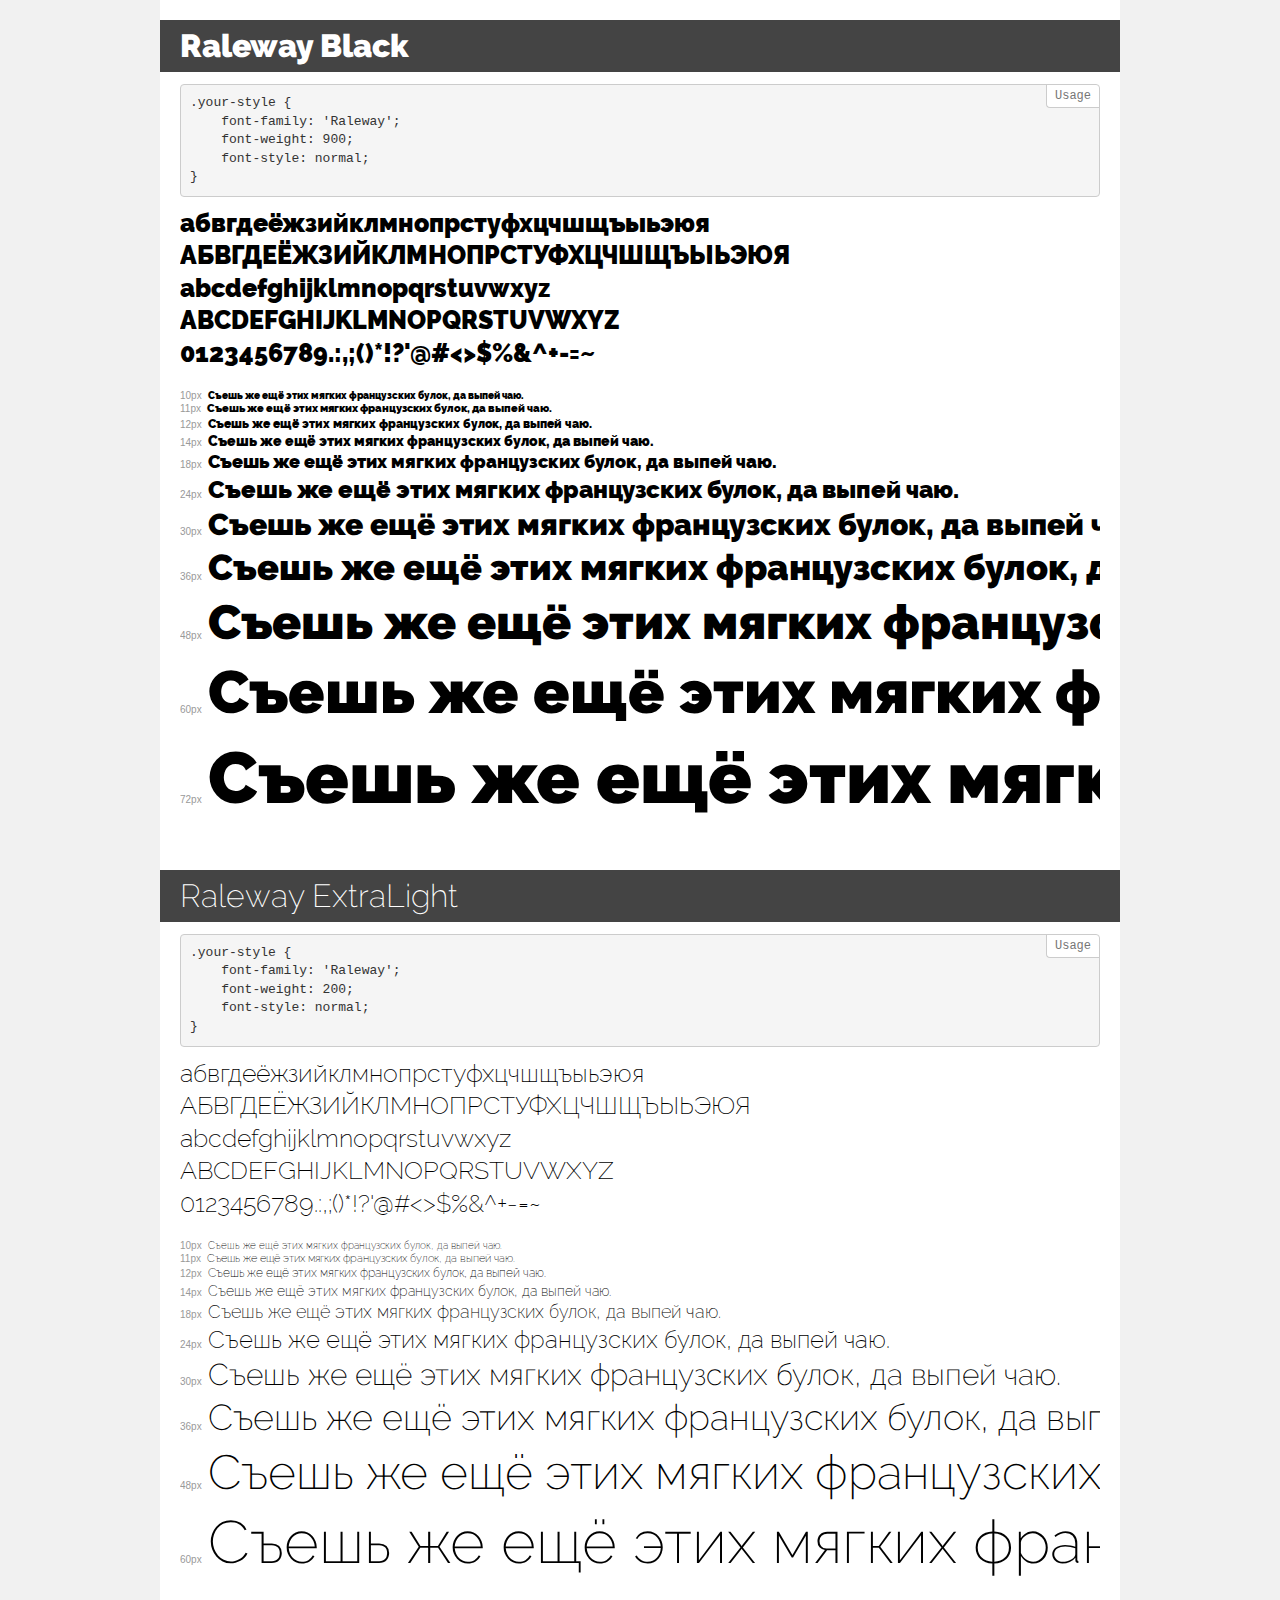
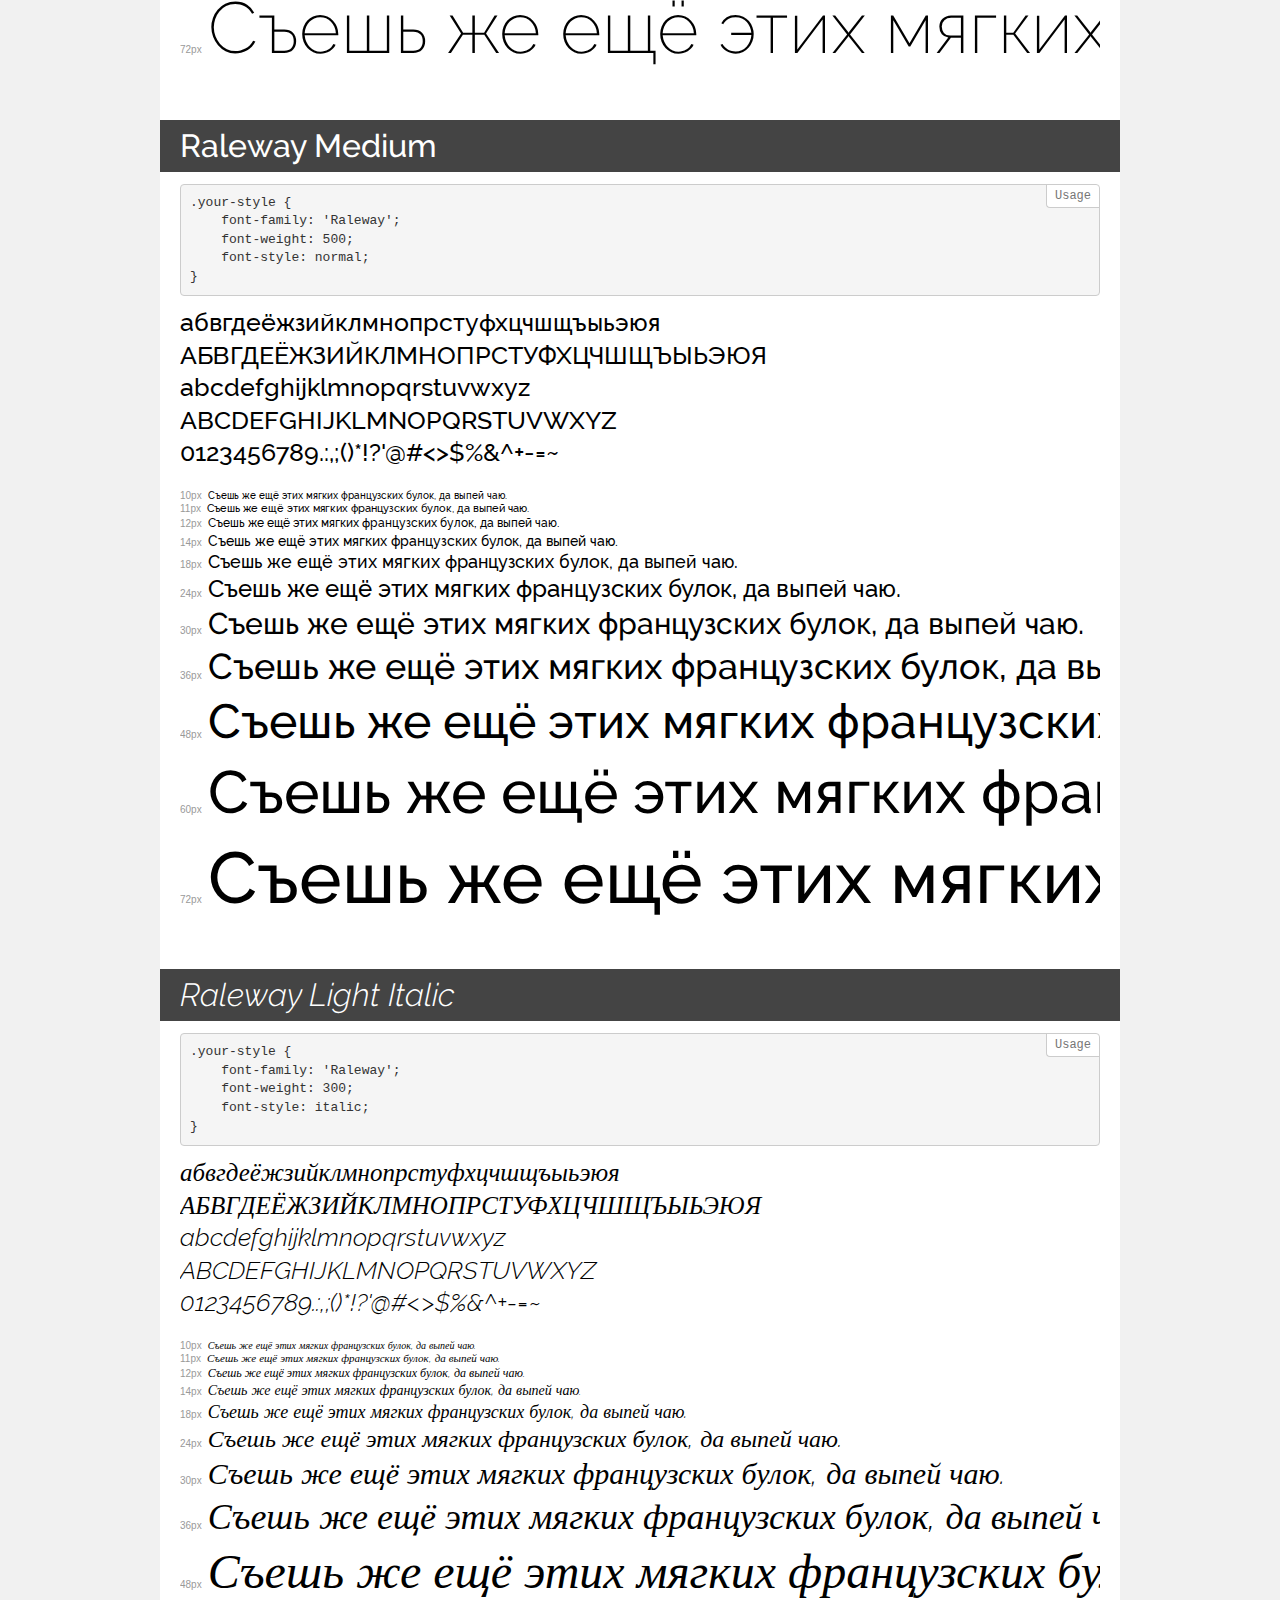
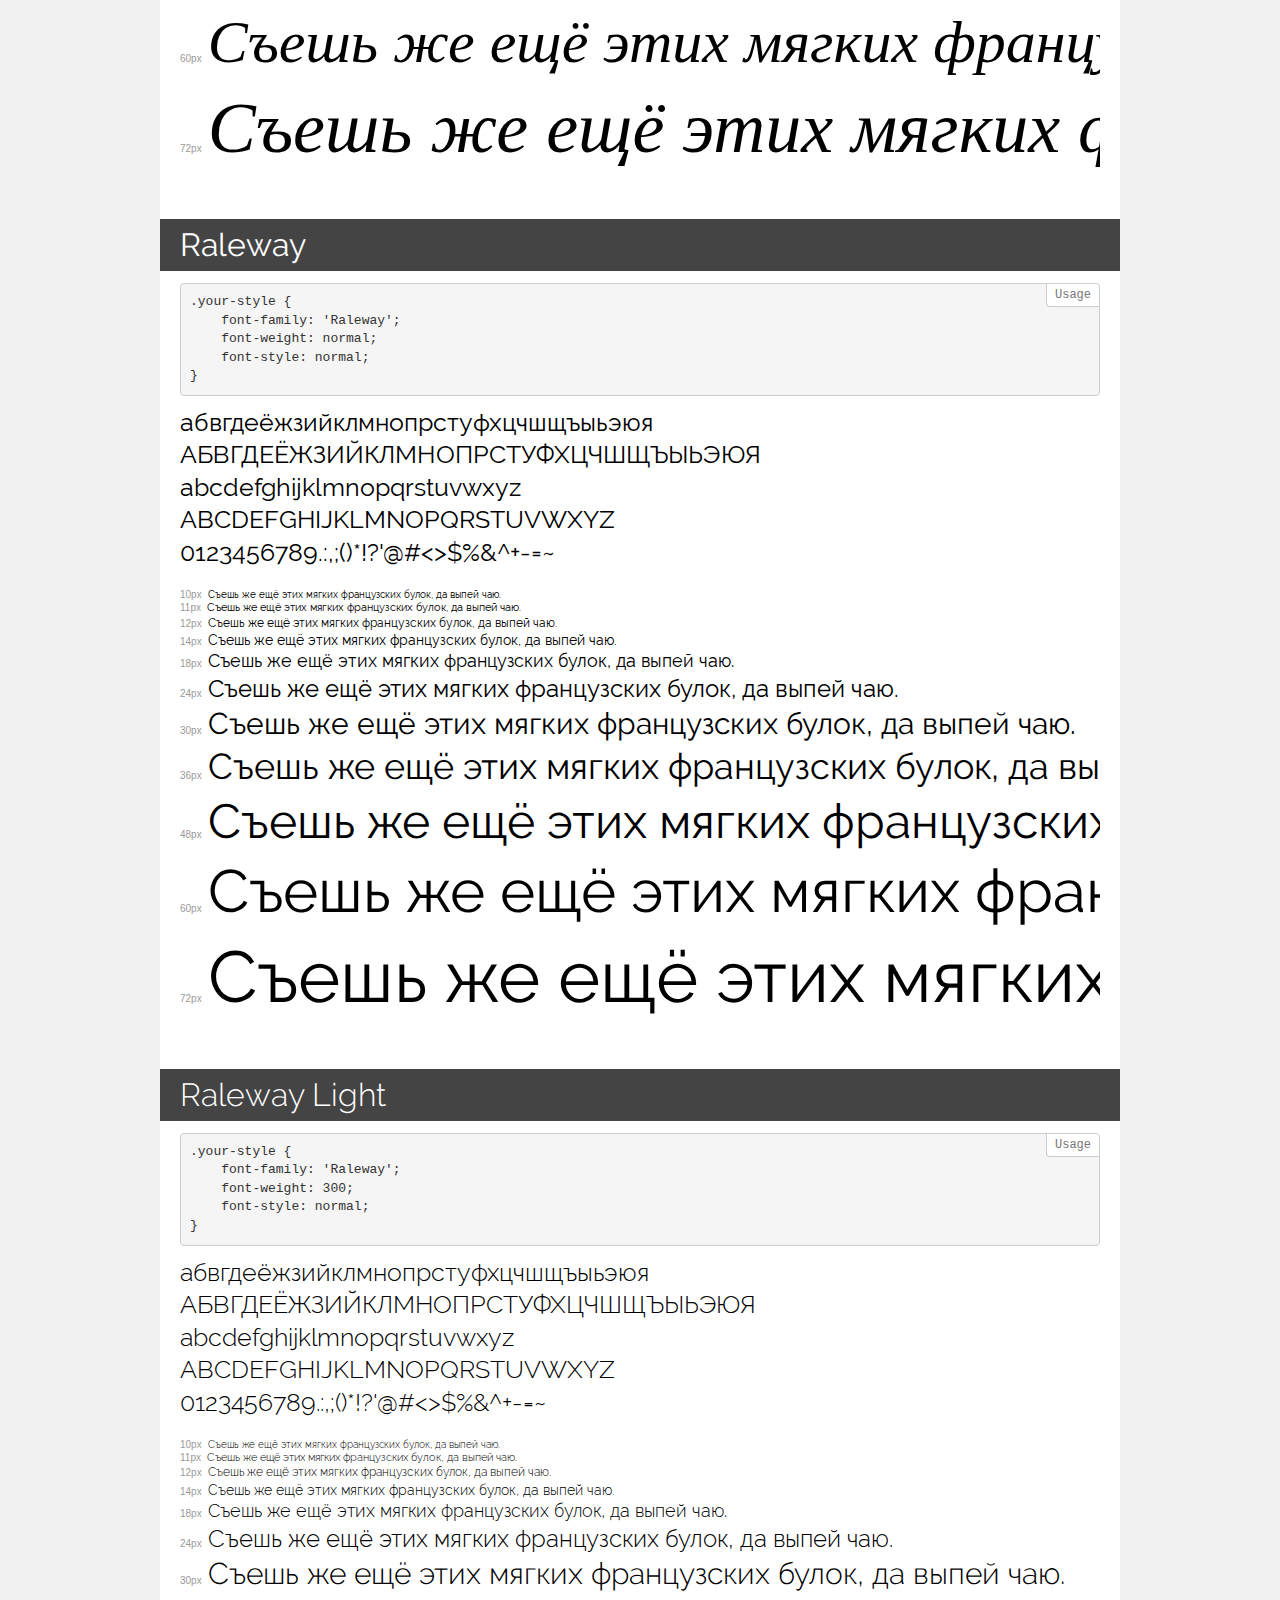
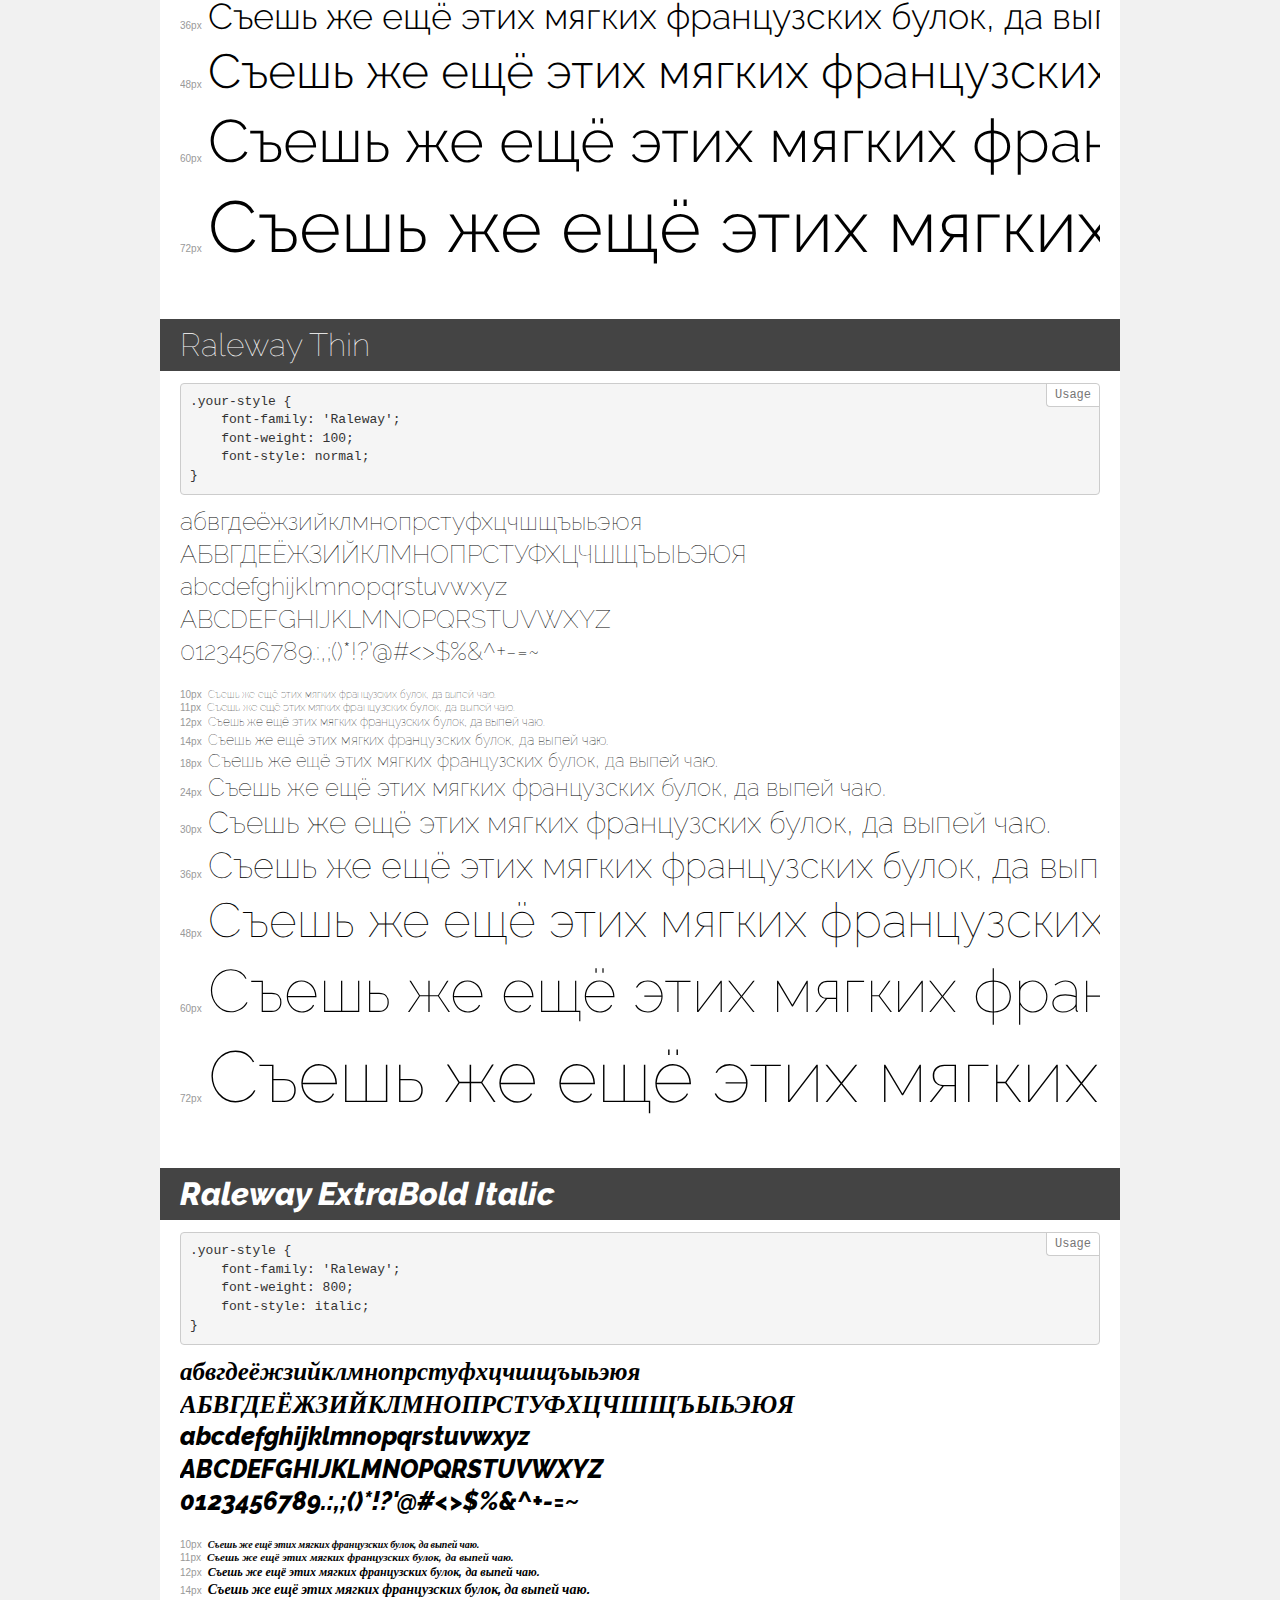
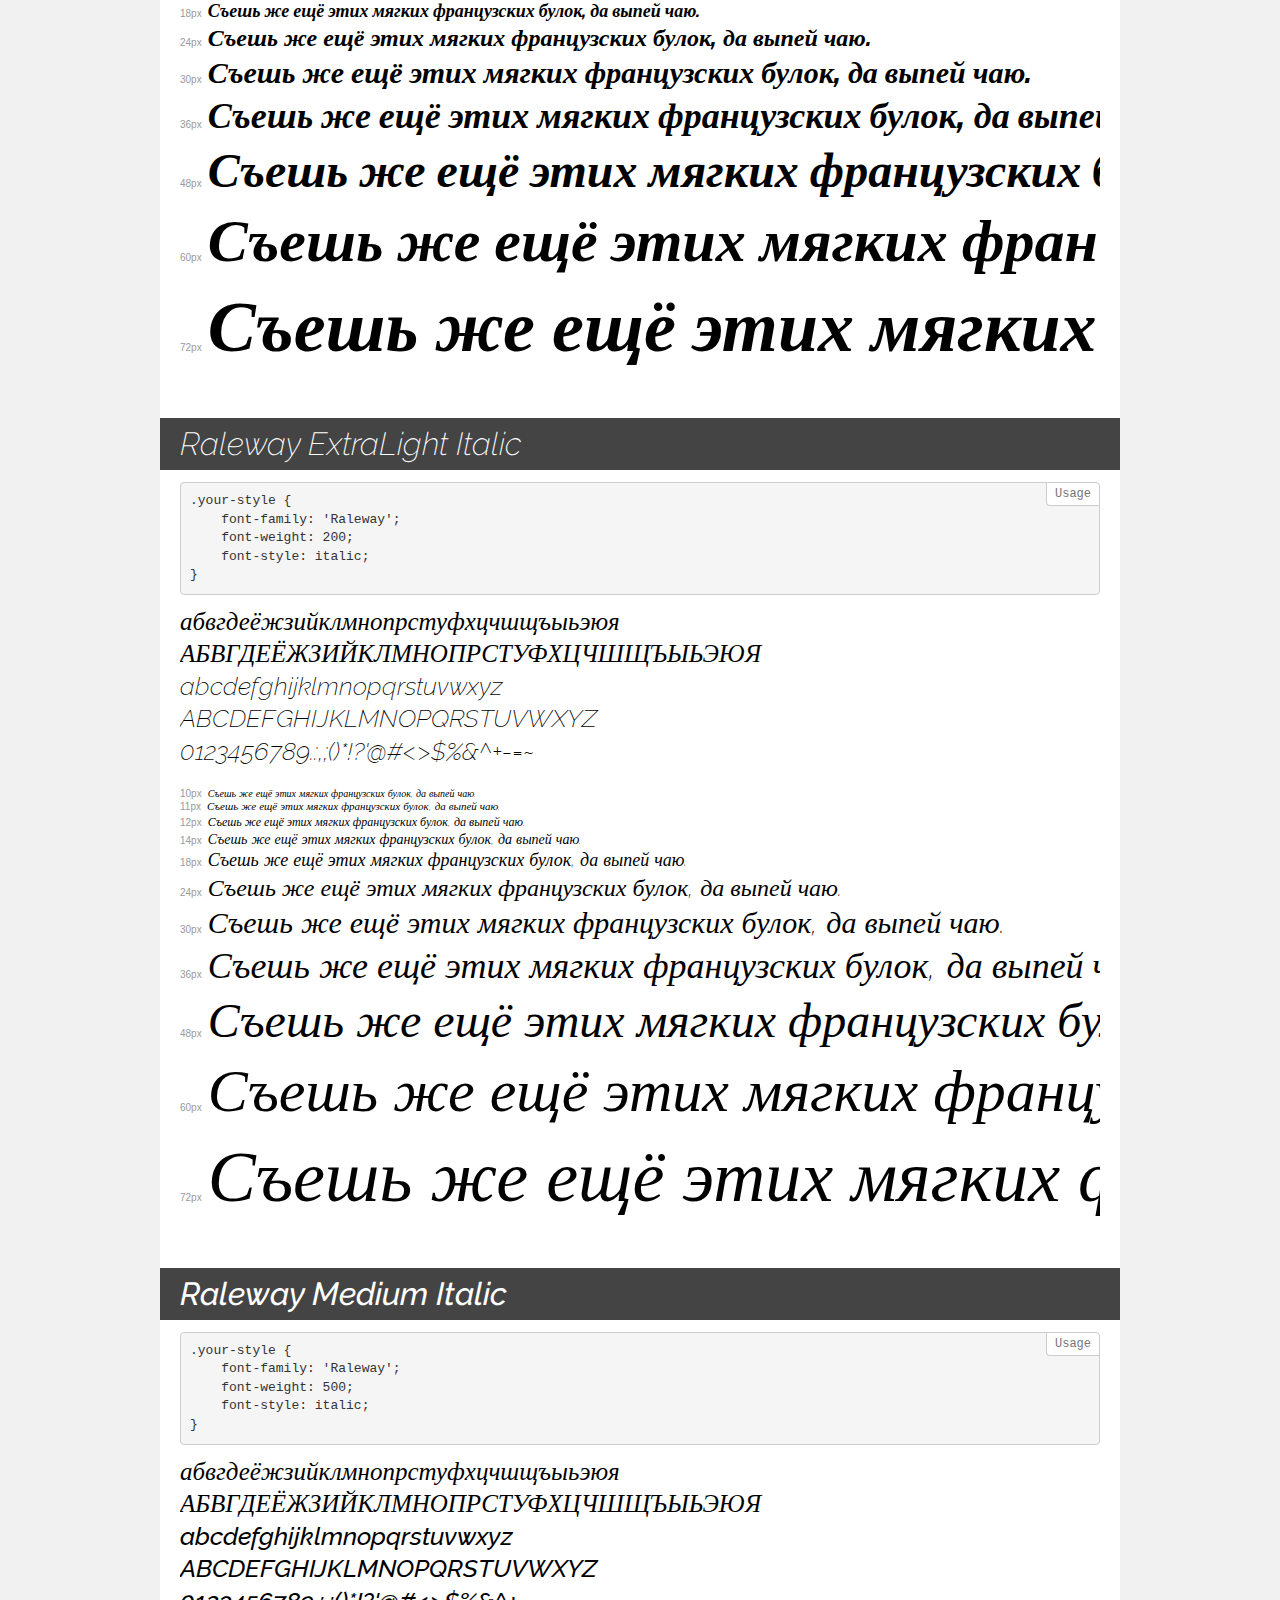
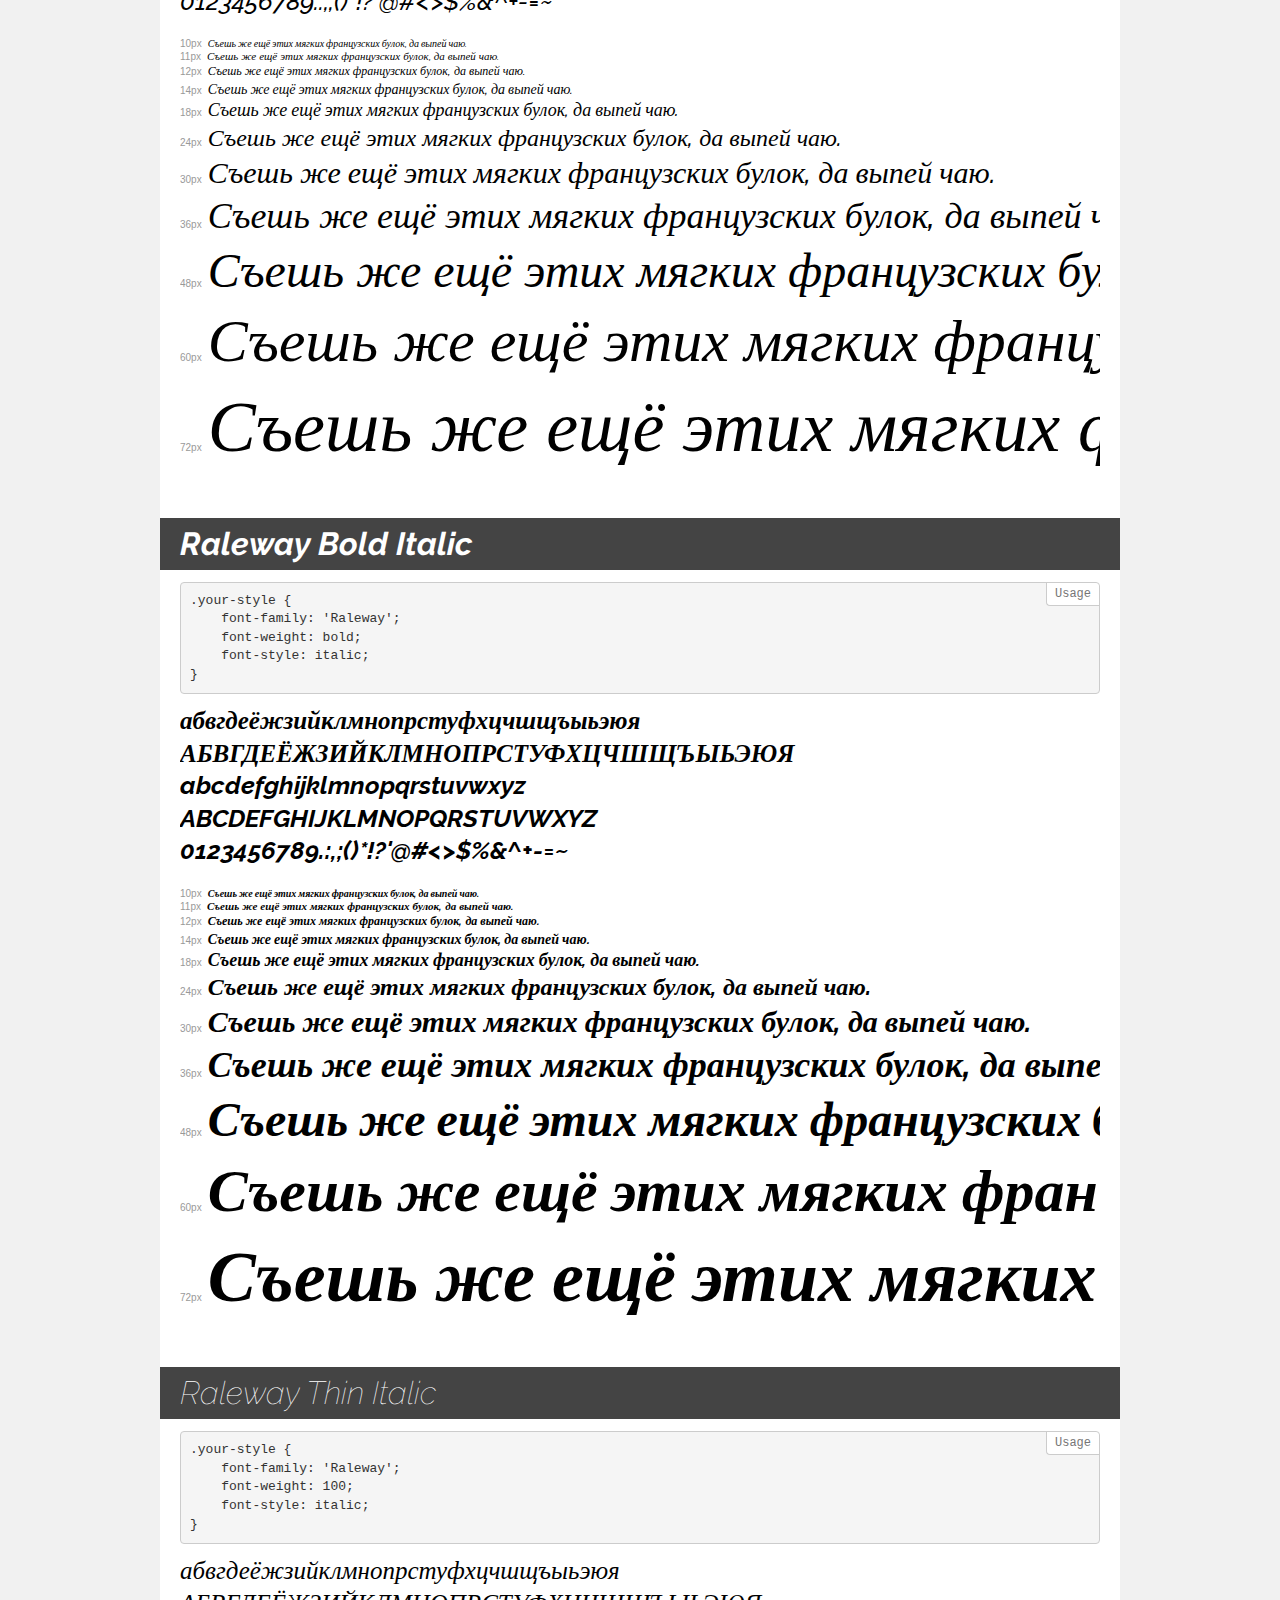
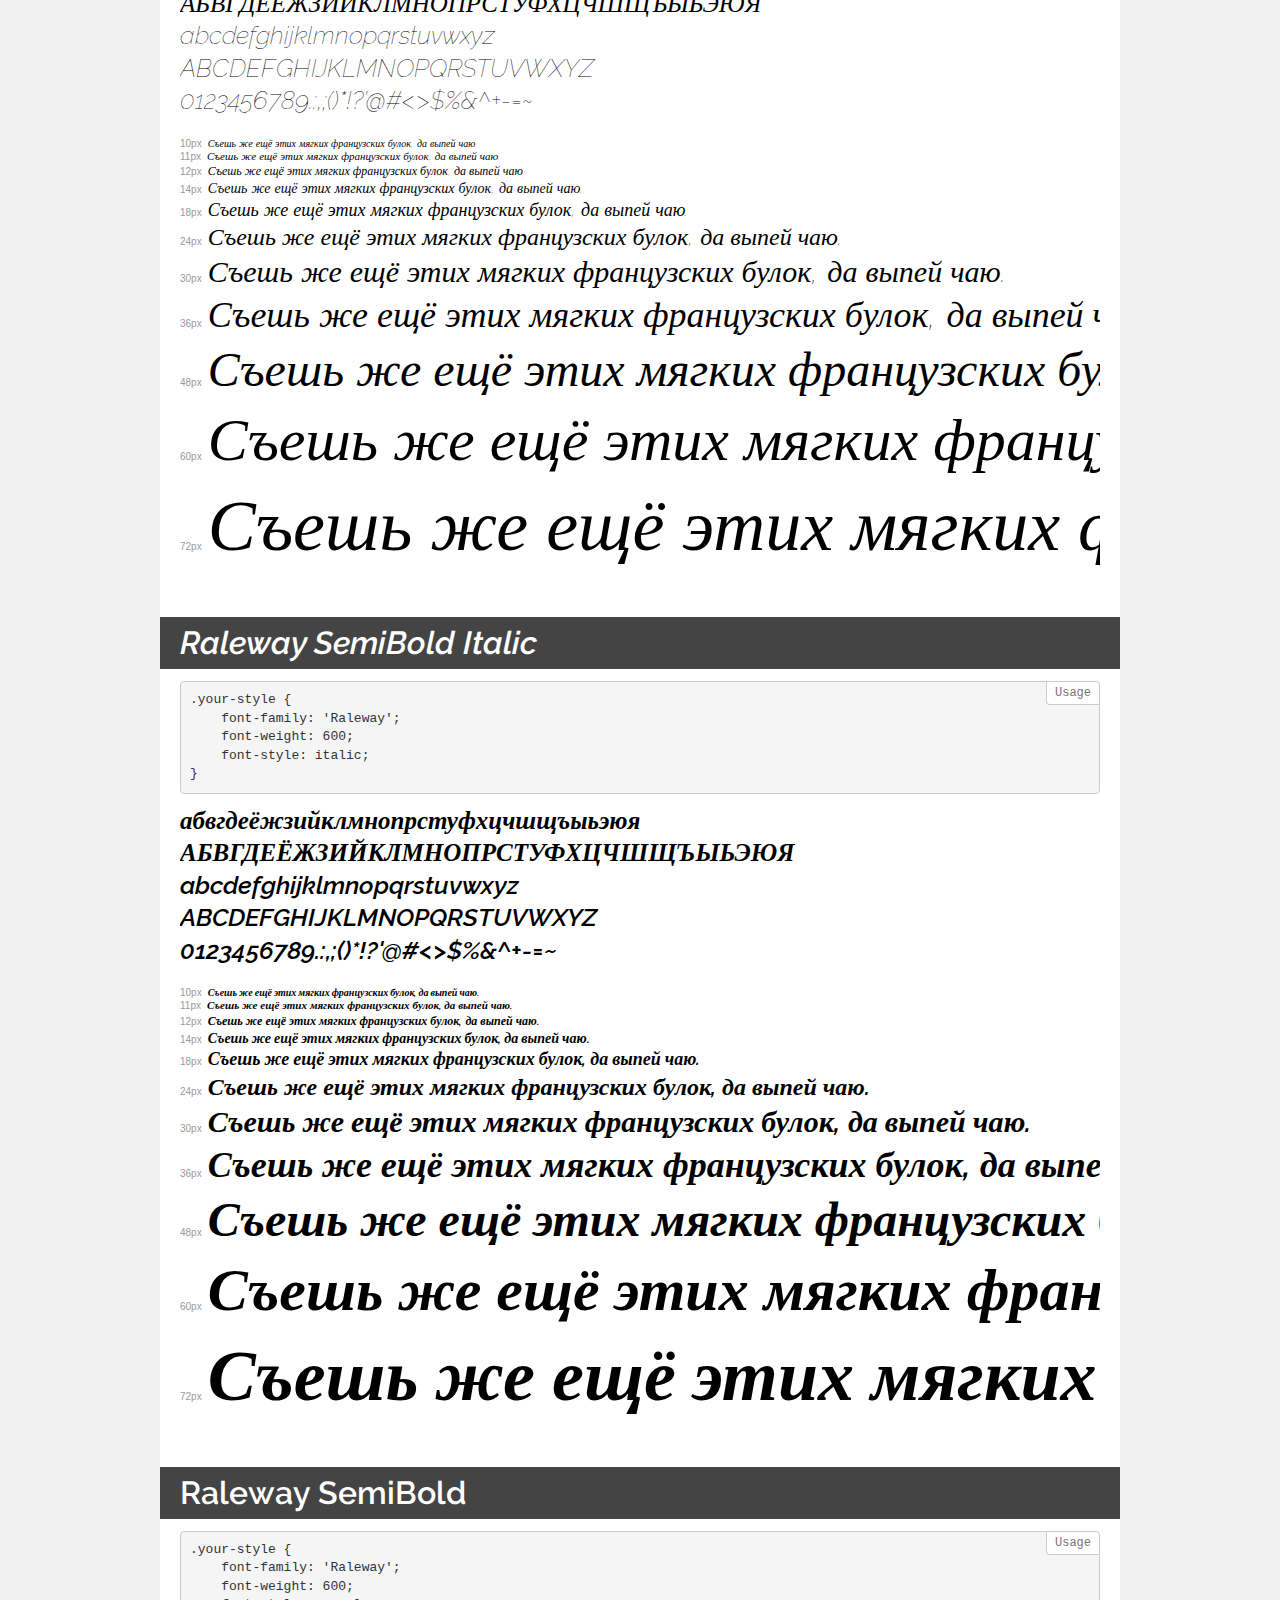
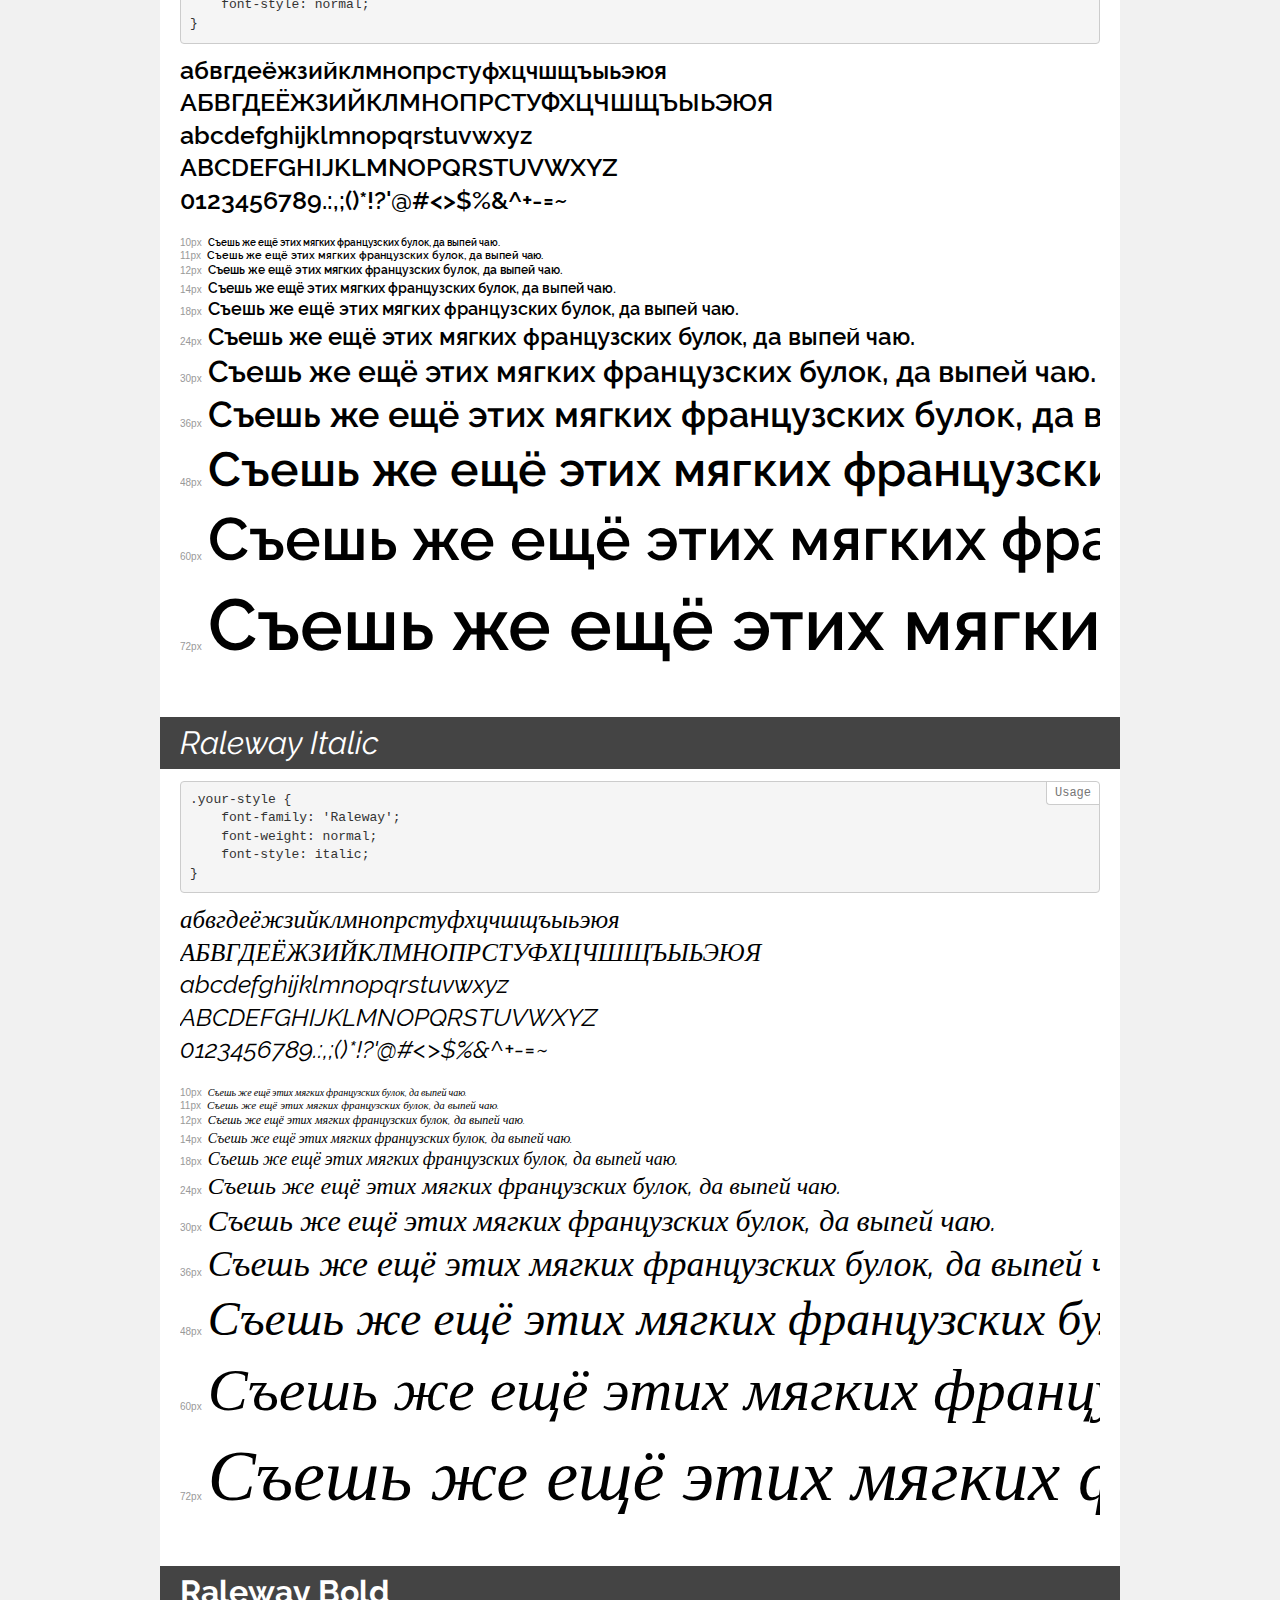
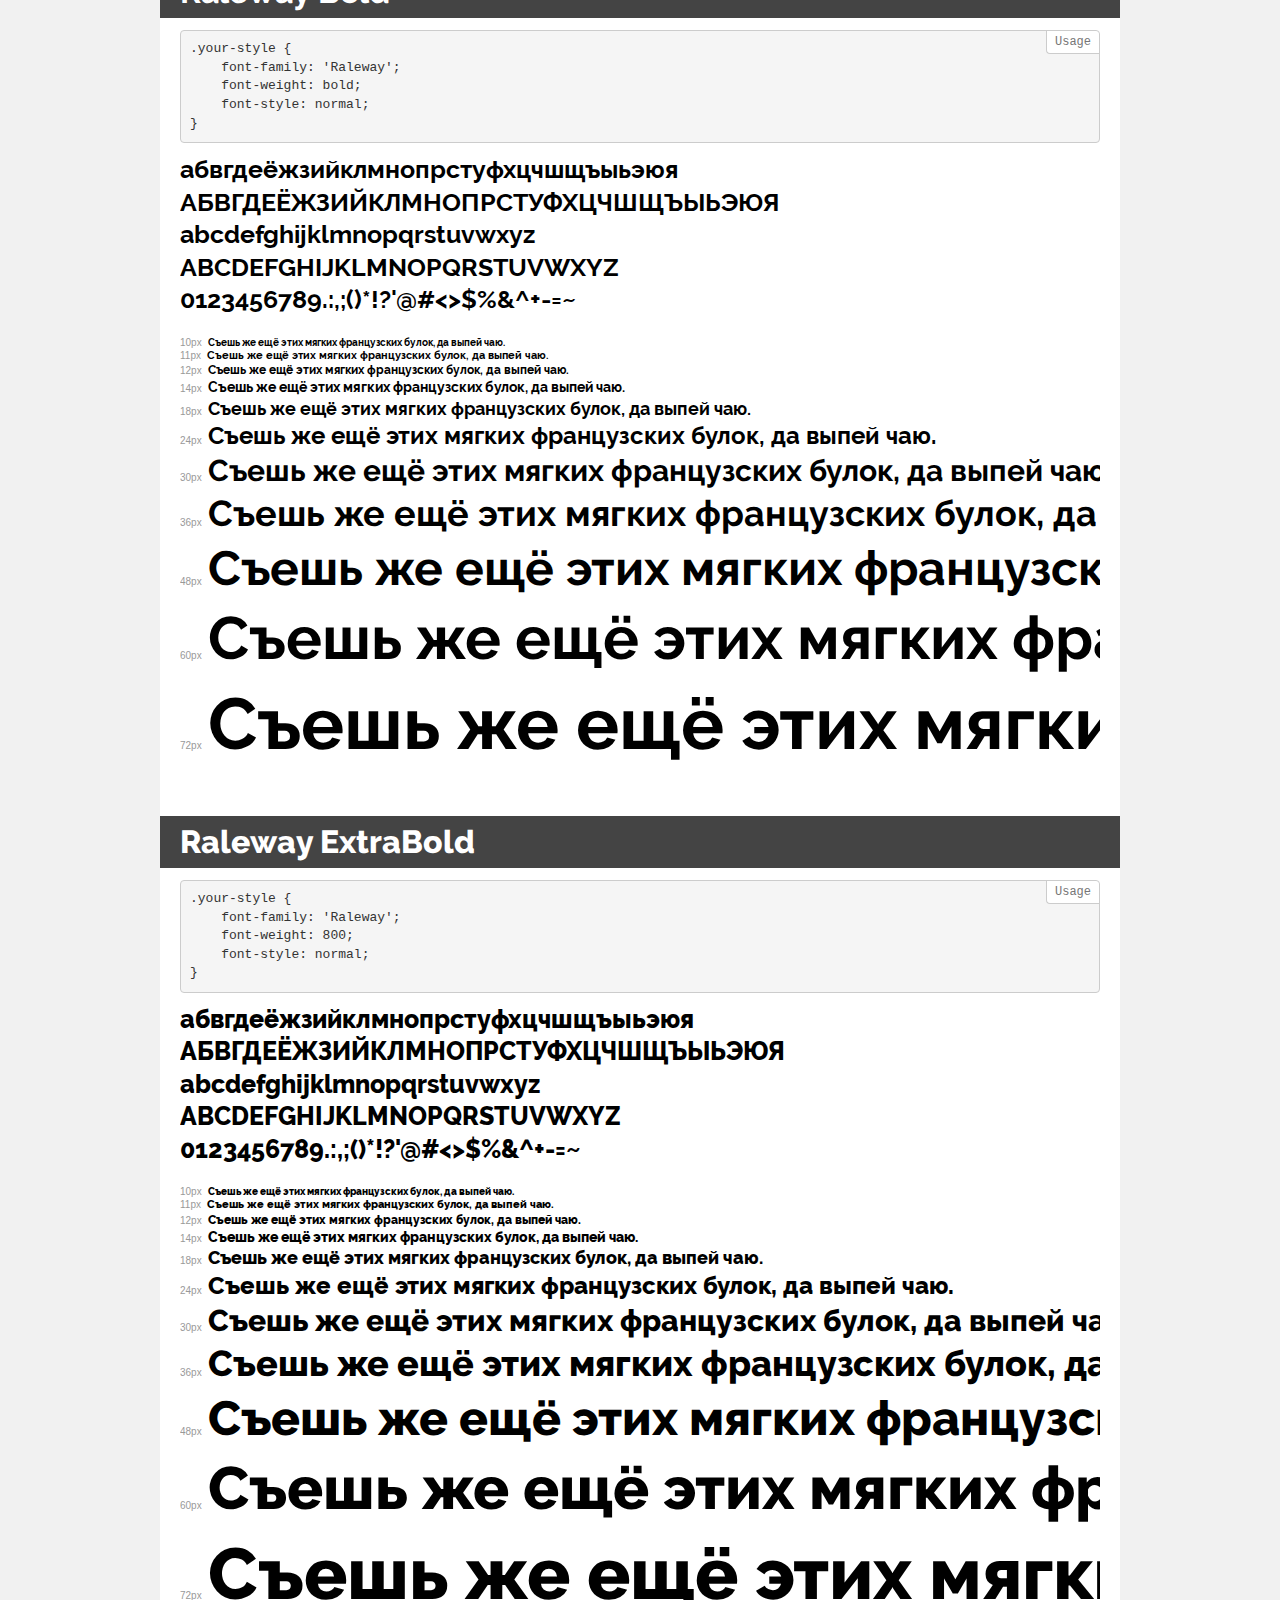
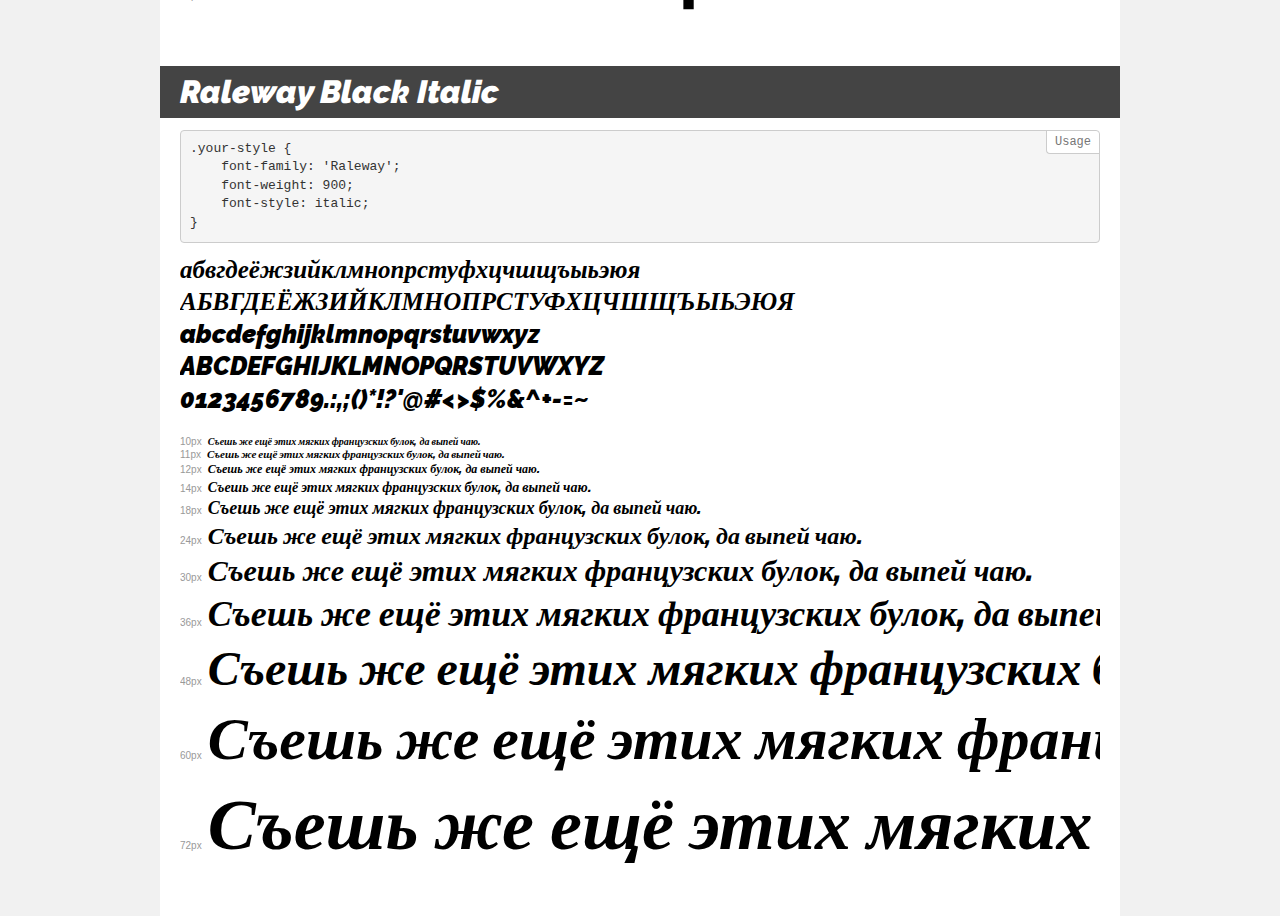
<file: assets/template/fonts/Raleway/demo.html>
<!DOCTYPE html>
<html>
<head>
	<meta charset="utf-8">
	<meta http-equiv="X-UA-Compatible" content="IE=edge">
	<meta name="viewport" content="width=device-width, initial-scale=1">
	<meta name="robots" content="noindex, noarchive">
	<title>Transfonter demo</title>
	<link href="stylesheet.css" rel="stylesheet">
	<style>
		/*
		http://meyerweb.com/eric/tools/css/reset/
		v2.0 | 20110126
		License: none (public domain)
		*/
		html, body, div, span, applet, object, iframe,
		h1, h2, h3, h4, h5, h6, p, blockquote, pre,
		a, abbr, acronym, address, big, cite, code,
		del, dfn, em, img, ins, kbd, q, s, samp,
		small, strike, strong, sub, sup, tt, var,
		b, u, i, center,
		dl, dt, dd, ol, ul, li,
		fieldset, form, label, legend,
		table, caption, tbody, tfoot, thead, tr, th, td,
		article, aside, canvas, details, embed,
		figure, figcaption, footer, header, hgroup,
		menu, nav, output, ruby, section, summary,
		time, mark, audio, video {
			margin: 0;
			padding: 0;
			border: 0;
			font-size: 100%;
			font: inherit;
			vertical-align: baseline;
		}
		/* HTML5 display-role reset for older browsers */
		article, aside, details, figcaption, figure,
		footer, header, hgroup, menu, nav, section {
			display: block;
		}
		body {
			line-height: 1;
		}
		ol, ul {
			list-style: none;
		}
		blockquote, q {
			quotes: none;
		}
		blockquote:before, blockquote:after,
		q:before, q:after {
			content: '';
			content: none;
		}
		table {
			border-collapse: collapse;
			border-spacing: 0;
		}
		/* common styles */
		body {
			background: #f1f1f1;
			color: #000;
		}
		.page {
			background: #fff;
			width: 920px;
			margin: 0 auto;
			padding: 20px 20px 0 20px;
			overflow: hidden;
		}
		.font-container {
			overflow-x: auto;
			overflow-y: hidden;
			margin-bottom: 40px;
			line-height: 1.3;
			white-space: nowrap;
			padding-bottom: 5px;
		}
		h1 {
			position: relative;
			background: #444;
			font-size: 32px;
			color: #fff;
			padding: 10px 20px;
			margin: 0 -20px 12px -20px;
		}
		.letters {
			font-size: 25px;
			margin-bottom: 20px;
		}
		.s10:before {
			content: '10px';
		}
		.s11:before {
			content: '11px';
		}
		.s12:before {
			content: '12px';
		}
		.s14:before {
			content: '14px';
		}
		.s18:before {
			content: '18px';
		}
		.s24:before {
			content: '24px';
		}
		.s30:before {
			content: '30px';
		}
		.s36:before {
			content: '36px';
		}
		.s48:before {
			content: '48px';
		}
		.s60:before {
			content: '60px';
		}
		.s72:before {
			content: '72px';
		}
		.s10:before, .s11:before, .s12:before, .s14:before,
		.s18:before, .s24:before, .s30:before, .s36:before,
		.s48:before, .s60:before, .s72:before {
			font-family: Arial, sans-serif;
			font-size: 10px;
			font-weight: normal;
			font-style: normal;
			color: #999;
			padding-right: 6px;
		}
		pre {
			display: block;
			position: relative;
			padding: 9px;
			margin: 0 0 10px;
			font-family: Monaco, Menlo, Consolas, "Courier New", monospace !important;
			font-size: 13px;
			line-height: 1.428571429;
			color: #333;
			font-weight: normal !important;
			font-style: normal !important;
			background-color: #f5f5f5;
			border: 1px solid #ccc;
			overflow-x: auto;
			border-radius: 4px;
		}
		pre:after {
			display: block;
			position: absolute;
			right: 0;
			top: 0;
			content: 'Usage';
			line-height: 1;
			padding: 5px 8px;
			font-size: 12px;
			color: #767676;
			background-color: #fff;
			border: 1px solid #ccc;
			border-right: none;
			border-top: none;
			border-radius: 0 4px 0 4px;
			z-index: 10;
		}
		/* responsive */
		@media (max-width: 959px) {
			.page {
				width: auto;
				margin: 0;
			}
		}
	</style>
</head>
<body>
<div class="page">
	<div class="demo" style="font-family: 'Raleway'; font-weight: 900; font-style: normal;">
		<h1>Raleway Black</h1>
		<pre>.your-style {
    font-family: 'Raleway';
    font-weight: 900;
    font-style: normal;
}</pre>
		<div class="font-container">
			<p class="letters">
				абвгдеёжзийклмнопрстуфхцчшщъыьэюя <br />
				АБВГДЕЁЖЗИЙКЛМНОПРСТУФХЦЧШЩЪЫЬЭЮЯ <br />
				abcdefghijklmnopqrstuvwxyz <br />
				ABCDEFGHIJKLMNOPQRSTUVWXYZ <br />				0123456789.:,;()*!?'@#<>$%&^+-=~
			</p>
			<p class="s10" style="font-size: 10px;">Съешь же ещё этих мягких французских булок, да выпей чаю.</p>
			<p class="s11" style="font-size: 11px;">Съешь же ещё этих мягких французских булок, да выпей чаю.</p>
			<p class="s12" style="font-size: 12px;">Съешь же ещё этих мягких французских булок, да выпей чаю.</p>
			<p class="s14" style="font-size: 14px;">Съешь же ещё этих мягких французских булок, да выпей чаю.</p>
			<p class="s18" style="font-size: 18px;">Съешь же ещё этих мягких французских булок, да выпей чаю.</p>
			<p class="s24" style="font-size: 24px;">Съешь же ещё этих мягких французских булок, да выпей чаю.</p>
			<p class="s30" style="font-size: 30px;">Съешь же ещё этих мягких французских булок, да выпей чаю.</p>
			<p class="s36" style="font-size: 36px;">Съешь же ещё этих мягких французских булок, да выпей чаю.</p>
			<p class="s48" style="font-size: 48px;">Съешь же ещё этих мягких французских булок, да выпей чаю.</p>
			<p class="s60" style="font-size: 60px;">Съешь же ещё этих мягких французских булок, да выпей чаю.</p>
			<p class="s72" style="font-size: 72px;">Съешь же ещё этих мягких французских булок, да выпей чаю.</p>
		</div>
	</div>
	<div class="demo" style="font-family: 'Raleway'; font-weight: 200; font-style: normal;">
		<h1>Raleway ExtraLight</h1>
		<pre>.your-style {
    font-family: 'Raleway';
    font-weight: 200;
    font-style: normal;
}</pre>
		<div class="font-container">
			<p class="letters">
				абвгдеёжзийклмнопрстуфхцчшщъыьэюя <br />
				АБВГДЕЁЖЗИЙКЛМНОПРСТУФХЦЧШЩЪЫЬЭЮЯ <br />
				abcdefghijklmnopqrstuvwxyz <br />
				ABCDEFGHIJKLMNOPQRSTUVWXYZ <br />				0123456789.:,;()*!?'@#<>$%&^+-=~
			</p>
			<p class="s10" style="font-size: 10px;">Съешь же ещё этих мягких французских булок, да выпей чаю.</p>
			<p class="s11" style="font-size: 11px;">Съешь же ещё этих мягких французских булок, да выпей чаю.</p>
			<p class="s12" style="font-size: 12px;">Съешь же ещё этих мягких французских булок, да выпей чаю.</p>
			<p class="s14" style="font-size: 14px;">Съешь же ещё этих мягких французских булок, да выпей чаю.</p>
			<p class="s18" style="font-size: 18px;">Съешь же ещё этих мягких французских булок, да выпей чаю.</p>
			<p class="s24" style="font-size: 24px;">Съешь же ещё этих мягких французских булок, да выпей чаю.</p>
			<p class="s30" style="font-size: 30px;">Съешь же ещё этих мягких французских булок, да выпей чаю.</p>
			<p class="s36" style="font-size: 36px;">Съешь же ещё этих мягких французских булок, да выпей чаю.</p>
			<p class="s48" style="font-size: 48px;">Съешь же ещё этих мягких французских булок, да выпей чаю.</p>
			<p class="s60" style="font-size: 60px;">Съешь же ещё этих мягких французских булок, да выпей чаю.</p>
			<p class="s72" style="font-size: 72px;">Съешь же ещё этих мягких французских булок, да выпей чаю.</p>
		</div>
	</div>
	<div class="demo" style="font-family: 'Raleway'; font-weight: 500; font-style: normal;">
		<h1>Raleway Medium</h1>
		<pre>.your-style {
    font-family: 'Raleway';
    font-weight: 500;
    font-style: normal;
}</pre>
		<div class="font-container">
			<p class="letters">
				абвгдеёжзийклмнопрстуфхцчшщъыьэюя <br />
				АБВГДЕЁЖЗИЙКЛМНОПРСТУФХЦЧШЩЪЫЬЭЮЯ <br />
				abcdefghijklmnopqrstuvwxyz <br />
				ABCDEFGHIJKLMNOPQRSTUVWXYZ <br />				0123456789.:,;()*!?'@#<>$%&^+-=~
			</p>
			<p class="s10" style="font-size: 10px;">Съешь же ещё этих мягких французских булок, да выпей чаю.</p>
			<p class="s11" style="font-size: 11px;">Съешь же ещё этих мягких французских булок, да выпей чаю.</p>
			<p class="s12" style="font-size: 12px;">Съешь же ещё этих мягких французских булок, да выпей чаю.</p>
			<p class="s14" style="font-size: 14px;">Съешь же ещё этих мягких французских булок, да выпей чаю.</p>
			<p class="s18" style="font-size: 18px;">Съешь же ещё этих мягких французских булок, да выпей чаю.</p>
			<p class="s24" style="font-size: 24px;">Съешь же ещё этих мягких французских булок, да выпей чаю.</p>
			<p class="s30" style="font-size: 30px;">Съешь же ещё этих мягких французских булок, да выпей чаю.</p>
			<p class="s36" style="font-size: 36px;">Съешь же ещё этих мягких французских булок, да выпей чаю.</p>
			<p class="s48" style="font-size: 48px;">Съешь же ещё этих мягких французских булок, да выпей чаю.</p>
			<p class="s60" style="font-size: 60px;">Съешь же ещё этих мягких французских булок, да выпей чаю.</p>
			<p class="s72" style="font-size: 72px;">Съешь же ещё этих мягких французских булок, да выпей чаю.</p>
		</div>
	</div>
	<div class="demo" style="font-family: 'Raleway'; font-weight: 300; font-style: italic;">
		<h1>Raleway Light Italic</h1>
		<pre>.your-style {
    font-family: 'Raleway';
    font-weight: 300;
    font-style: italic;
}</pre>
		<div class="font-container">
			<p class="letters">
				абвгдеёжзийклмнопрстуфхцчшщъыьэюя <br />
				АБВГДЕЁЖЗИЙКЛМНОПРСТУФХЦЧШЩЪЫЬЭЮЯ <br />
				abcdefghijklmnopqrstuvwxyz <br />
				ABCDEFGHIJKLMNOPQRSTUVWXYZ <br />				0123456789.:,;()*!?'@#<>$%&^+-=~
			</p>
			<p class="s10" style="font-size: 10px;">Съешь же ещё этих мягких французских булок, да выпей чаю.</p>
			<p class="s11" style="font-size: 11px;">Съешь же ещё этих мягких французских булок, да выпей чаю.</p>
			<p class="s12" style="font-size: 12px;">Съешь же ещё этих мягких французских булок, да выпей чаю.</p>
			<p class="s14" style="font-size: 14px;">Съешь же ещё этих мягких французских булок, да выпей чаю.</p>
			<p class="s18" style="font-size: 18px;">Съешь же ещё этих мягких французских булок, да выпей чаю.</p>
			<p class="s24" style="font-size: 24px;">Съешь же ещё этих мягких французских булок, да выпей чаю.</p>
			<p class="s30" style="font-size: 30px;">Съешь же ещё этих мягких французских булок, да выпей чаю.</p>
			<p class="s36" style="font-size: 36px;">Съешь же ещё этих мягких французских булок, да выпей чаю.</p>
			<p class="s48" style="font-size: 48px;">Съешь же ещё этих мягких французских булок, да выпей чаю.</p>
			<p class="s60" style="font-size: 60px;">Съешь же ещё этих мягких французских булок, да выпей чаю.</p>
			<p class="s72" style="font-size: 72px;">Съешь же ещё этих мягких французских булок, да выпей чаю.</p>
		</div>
	</div>
	<div class="demo" style="font-family: 'Raleway'; font-weight: normal; font-style: normal;">
		<h1>Raleway</h1>
		<pre>.your-style {
    font-family: 'Raleway';
    font-weight: normal;
    font-style: normal;
}</pre>
		<div class="font-container">
			<p class="letters">
				абвгдеёжзийклмнопрстуфхцчшщъыьэюя <br />
				АБВГДЕЁЖЗИЙКЛМНОПРСТУФХЦЧШЩЪЫЬЭЮЯ <br />
				abcdefghijklmnopqrstuvwxyz <br />
				ABCDEFGHIJKLMNOPQRSTUVWXYZ <br />				0123456789.:,;()*!?'@#<>$%&^+-=~
			</p>
			<p class="s10" style="font-size: 10px;">Съешь же ещё этих мягких французских булок, да выпей чаю.</p>
			<p class="s11" style="font-size: 11px;">Съешь же ещё этих мягких французских булок, да выпей чаю.</p>
			<p class="s12" style="font-size: 12px;">Съешь же ещё этих мягких французских булок, да выпей чаю.</p>
			<p class="s14" style="font-size: 14px;">Съешь же ещё этих мягких французских булок, да выпей чаю.</p>
			<p class="s18" style="font-size: 18px;">Съешь же ещё этих мягких французских булок, да выпей чаю.</p>
			<p class="s24" style="font-size: 24px;">Съешь же ещё этих мягких французских булок, да выпей чаю.</p>
			<p class="s30" style="font-size: 30px;">Съешь же ещё этих мягких французских булок, да выпей чаю.</p>
			<p class="s36" style="font-size: 36px;">Съешь же ещё этих мягких французских булок, да выпей чаю.</p>
			<p class="s48" style="font-size: 48px;">Съешь же ещё этих мягких французских булок, да выпей чаю.</p>
			<p class="s60" style="font-size: 60px;">Съешь же ещё этих мягких французских булок, да выпей чаю.</p>
			<p class="s72" style="font-size: 72px;">Съешь же ещё этих мягких французских булок, да выпей чаю.</p>
		</div>
	</div>
	<div class="demo" style="font-family: 'Raleway'; font-weight: 300; font-style: normal;">
		<h1>Raleway Light</h1>
		<pre>.your-style {
    font-family: 'Raleway';
    font-weight: 300;
    font-style: normal;
}</pre>
		<div class="font-container">
			<p class="letters">
				абвгдеёжзийклмнопрстуфхцчшщъыьэюя <br />
				АБВГДЕЁЖЗИЙКЛМНОПРСТУФХЦЧШЩЪЫЬЭЮЯ <br />
				abcdefghijklmnopqrstuvwxyz <br />
				ABCDEFGHIJKLMNOPQRSTUVWXYZ <br />				0123456789.:,;()*!?'@#<>$%&^+-=~
			</p>
			<p class="s10" style="font-size: 10px;">Съешь же ещё этих мягких французских булок, да выпей чаю.</p>
			<p class="s11" style="font-size: 11px;">Съешь же ещё этих мягких французских булок, да выпей чаю.</p>
			<p class="s12" style="font-size: 12px;">Съешь же ещё этих мягких французских булок, да выпей чаю.</p>
			<p class="s14" style="font-size: 14px;">Съешь же ещё этих мягких французских булок, да выпей чаю.</p>
			<p class="s18" style="font-size: 18px;">Съешь же ещё этих мягких французских булок, да выпей чаю.</p>
			<p class="s24" style="font-size: 24px;">Съешь же ещё этих мягких французских булок, да выпей чаю.</p>
			<p class="s30" style="font-size: 30px;">Съешь же ещё этих мягких французских булок, да выпей чаю.</p>
			<p class="s36" style="font-size: 36px;">Съешь же ещё этих мягких французских булок, да выпей чаю.</p>
			<p class="s48" style="font-size: 48px;">Съешь же ещё этих мягких французских булок, да выпей чаю.</p>
			<p class="s60" style="font-size: 60px;">Съешь же ещё этих мягких французских булок, да выпей чаю.</p>
			<p class="s72" style="font-size: 72px;">Съешь же ещё этих мягких французских булок, да выпей чаю.</p>
		</div>
	</div>
	<div class="demo" style="font-family: 'Raleway'; font-weight: 100; font-style: normal;">
		<h1>Raleway Thin</h1>
		<pre>.your-style {
    font-family: 'Raleway';
    font-weight: 100;
    font-style: normal;
}</pre>
		<div class="font-container">
			<p class="letters">
				абвгдеёжзийклмнопрстуфхцчшщъыьэюя <br />
				АБВГДЕЁЖЗИЙКЛМНОПРСТУФХЦЧШЩЪЫЬЭЮЯ <br />
				abcdefghijklmnopqrstuvwxyz <br />
				ABCDEFGHIJKLMNOPQRSTUVWXYZ <br />				0123456789.:,;()*!?'@#<>$%&^+-=~
			</p>
			<p class="s10" style="font-size: 10px;">Съешь же ещё этих мягких французских булок, да выпей чаю.</p>
			<p class="s11" style="font-size: 11px;">Съешь же ещё этих мягких французских булок, да выпей чаю.</p>
			<p class="s12" style="font-size: 12px;">Съешь же ещё этих мягких французских булок, да выпей чаю.</p>
			<p class="s14" style="font-size: 14px;">Съешь же ещё этих мягких французских булок, да выпей чаю.</p>
			<p class="s18" style="font-size: 18px;">Съешь же ещё этих мягких французских булок, да выпей чаю.</p>
			<p class="s24" style="font-size: 24px;">Съешь же ещё этих мягких французских булок, да выпей чаю.</p>
			<p class="s30" style="font-size: 30px;">Съешь же ещё этих мягких французских булок, да выпей чаю.</p>
			<p class="s36" style="font-size: 36px;">Съешь же ещё этих мягких французских булок, да выпей чаю.</p>
			<p class="s48" style="font-size: 48px;">Съешь же ещё этих мягких французских булок, да выпей чаю.</p>
			<p class="s60" style="font-size: 60px;">Съешь же ещё этих мягких французских булок, да выпей чаю.</p>
			<p class="s72" style="font-size: 72px;">Съешь же ещё этих мягких французских булок, да выпей чаю.</p>
		</div>
	</div>
	<div class="demo" style="font-family: 'Raleway'; font-weight: 800; font-style: italic;">
		<h1>Raleway ExtraBold Italic</h1>
		<pre>.your-style {
    font-family: 'Raleway';
    font-weight: 800;
    font-style: italic;
}</pre>
		<div class="font-container">
			<p class="letters">
				абвгдеёжзийклмнопрстуфхцчшщъыьэюя <br />
				АБВГДЕЁЖЗИЙКЛМНОПРСТУФХЦЧШЩЪЫЬЭЮЯ <br />
				abcdefghijklmnopqrstuvwxyz <br />
				ABCDEFGHIJKLMNOPQRSTUVWXYZ <br />				0123456789.:,;()*!?'@#<>$%&^+-=~
			</p>
			<p class="s10" style="font-size: 10px;">Съешь же ещё этих мягких французских булок, да выпей чаю.</p>
			<p class="s11" style="font-size: 11px;">Съешь же ещё этих мягких французских булок, да выпей чаю.</p>
			<p class="s12" style="font-size: 12px;">Съешь же ещё этих мягких французских булок, да выпей чаю.</p>
			<p class="s14" style="font-size: 14px;">Съешь же ещё этих мягких французских булок, да выпей чаю.</p>
			<p class="s18" style="font-size: 18px;">Съешь же ещё этих мягких французских булок, да выпей чаю.</p>
			<p class="s24" style="font-size: 24px;">Съешь же ещё этих мягких французских булок, да выпей чаю.</p>
			<p class="s30" style="font-size: 30px;">Съешь же ещё этих мягких французских булок, да выпей чаю.</p>
			<p class="s36" style="font-size: 36px;">Съешь же ещё этих мягких французских булок, да выпей чаю.</p>
			<p class="s48" style="font-size: 48px;">Съешь же ещё этих мягких французских булок, да выпей чаю.</p>
			<p class="s60" style="font-size: 60px;">Съешь же ещё этих мягких французских булок, да выпей чаю.</p>
			<p class="s72" style="font-size: 72px;">Съешь же ещё этих мягких французских булок, да выпей чаю.</p>
		</div>
	</div>
	<div class="demo" style="font-family: 'Raleway'; font-weight: 200; font-style: italic;">
		<h1>Raleway ExtraLight Italic</h1>
		<pre>.your-style {
    font-family: 'Raleway';
    font-weight: 200;
    font-style: italic;
}</pre>
		<div class="font-container">
			<p class="letters">
				абвгдеёжзийклмнопрстуфхцчшщъыьэюя <br />
				АБВГДЕЁЖЗИЙКЛМНОПРСТУФХЦЧШЩЪЫЬЭЮЯ <br />
				abcdefghijklmnopqrstuvwxyz <br />
				ABCDEFGHIJKLMNOPQRSTUVWXYZ <br />				0123456789.:,;()*!?'@#<>$%&^+-=~
			</p>
			<p class="s10" style="font-size: 10px;">Съешь же ещё этих мягких французских булок, да выпей чаю.</p>
			<p class="s11" style="font-size: 11px;">Съешь же ещё этих мягких французских булок, да выпей чаю.</p>
			<p class="s12" style="font-size: 12px;">Съешь же ещё этих мягких французских булок, да выпей чаю.</p>
			<p class="s14" style="font-size: 14px;">Съешь же ещё этих мягких французских булок, да выпей чаю.</p>
			<p class="s18" style="font-size: 18px;">Съешь же ещё этих мягких французских булок, да выпей чаю.</p>
			<p class="s24" style="font-size: 24px;">Съешь же ещё этих мягких французских булок, да выпей чаю.</p>
			<p class="s30" style="font-size: 30px;">Съешь же ещё этих мягких французских булок, да выпей чаю.</p>
			<p class="s36" style="font-size: 36px;">Съешь же ещё этих мягких французских булок, да выпей чаю.</p>
			<p class="s48" style="font-size: 48px;">Съешь же ещё этих мягких французских булок, да выпей чаю.</p>
			<p class="s60" style="font-size: 60px;">Съешь же ещё этих мягких французских булок, да выпей чаю.</p>
			<p class="s72" style="font-size: 72px;">Съешь же ещё этих мягких французских булок, да выпей чаю.</p>
		</div>
	</div>
	<div class="demo" style="font-family: 'Raleway'; font-weight: 500; font-style: italic;">
		<h1>Raleway Medium Italic</h1>
		<pre>.your-style {
    font-family: 'Raleway';
    font-weight: 500;
    font-style: italic;
}</pre>
		<div class="font-container">
			<p class="letters">
				абвгдеёжзийклмнопрстуфхцчшщъыьэюя <br />
				АБВГДЕЁЖЗИЙКЛМНОПРСТУФХЦЧШЩЪЫЬЭЮЯ <br />
				abcdefghijklmnopqrstuvwxyz <br />
				ABCDEFGHIJKLMNOPQRSTUVWXYZ <br />				0123456789.:,;()*!?'@#<>$%&^+-=~
			</p>
			<p class="s10" style="font-size: 10px;">Съешь же ещё этих мягких французских булок, да выпей чаю.</p>
			<p class="s11" style="font-size: 11px;">Съешь же ещё этих мягких французских булок, да выпей чаю.</p>
			<p class="s12" style="font-size: 12px;">Съешь же ещё этих мягких французских булок, да выпей чаю.</p>
			<p class="s14" style="font-size: 14px;">Съешь же ещё этих мягких французских булок, да выпей чаю.</p>
			<p class="s18" style="font-size: 18px;">Съешь же ещё этих мягких французских булок, да выпей чаю.</p>
			<p class="s24" style="font-size: 24px;">Съешь же ещё этих мягких французских булок, да выпей чаю.</p>
			<p class="s30" style="font-size: 30px;">Съешь же ещё этих мягких французских булок, да выпей чаю.</p>
			<p class="s36" style="font-size: 36px;">Съешь же ещё этих мягких французских булок, да выпей чаю.</p>
			<p class="s48" style="font-size: 48px;">Съешь же ещё этих мягких французских булок, да выпей чаю.</p>
			<p class="s60" style="font-size: 60px;">Съешь же ещё этих мягких французских булок, да выпей чаю.</p>
			<p class="s72" style="font-size: 72px;">Съешь же ещё этих мягких французских булок, да выпей чаю.</p>
		</div>
	</div>
	<div class="demo" style="font-family: 'Raleway'; font-weight: bold; font-style: italic;">
		<h1>Raleway Bold Italic</h1>
		<pre>.your-style {
    font-family: 'Raleway';
    font-weight: bold;
    font-style: italic;
}</pre>
		<div class="font-container">
			<p class="letters">
				абвгдеёжзийклмнопрстуфхцчшщъыьэюя <br />
				АБВГДЕЁЖЗИЙКЛМНОПРСТУФХЦЧШЩЪЫЬЭЮЯ <br />
				abcdefghijklmnopqrstuvwxyz <br />
				ABCDEFGHIJKLMNOPQRSTUVWXYZ <br />				0123456789.:,;()*!?'@#<>$%&^+-=~
			</p>
			<p class="s10" style="font-size: 10px;">Съешь же ещё этих мягких французских булок, да выпей чаю.</p>
			<p class="s11" style="font-size: 11px;">Съешь же ещё этих мягких французских булок, да выпей чаю.</p>
			<p class="s12" style="font-size: 12px;">Съешь же ещё этих мягких французских булок, да выпей чаю.</p>
			<p class="s14" style="font-size: 14px;">Съешь же ещё этих мягких французских булок, да выпей чаю.</p>
			<p class="s18" style="font-size: 18px;">Съешь же ещё этих мягких французских булок, да выпей чаю.</p>
			<p class="s24" style="font-size: 24px;">Съешь же ещё этих мягких французских булок, да выпей чаю.</p>
			<p class="s30" style="font-size: 30px;">Съешь же ещё этих мягких французских булок, да выпей чаю.</p>
			<p class="s36" style="font-size: 36px;">Съешь же ещё этих мягких французских булок, да выпей чаю.</p>
			<p class="s48" style="font-size: 48px;">Съешь же ещё этих мягких французских булок, да выпей чаю.</p>
			<p class="s60" style="font-size: 60px;">Съешь же ещё этих мягких французских булок, да выпей чаю.</p>
			<p class="s72" style="font-size: 72px;">Съешь же ещё этих мягких французских булок, да выпей чаю.</p>
		</div>
	</div>
	<div class="demo" style="font-family: 'Raleway'; font-weight: 100; font-style: italic;">
		<h1>Raleway Thin Italic</h1>
		<pre>.your-style {
    font-family: 'Raleway';
    font-weight: 100;
    font-style: italic;
}</pre>
		<div class="font-container">
			<p class="letters">
				абвгдеёжзийклмнопрстуфхцчшщъыьэюя <br />
				АБВГДЕЁЖЗИЙКЛМНОПРСТУФХЦЧШЩЪЫЬЭЮЯ <br />
				abcdefghijklmnopqrstuvwxyz <br />
				ABCDEFGHIJKLMNOPQRSTUVWXYZ <br />				0123456789.:,;()*!?'@#<>$%&^+-=~
			</p>
			<p class="s10" style="font-size: 10px;">Съешь же ещё этих мягких французских булок, да выпей чаю.</p>
			<p class="s11" style="font-size: 11px;">Съешь же ещё этих мягких французских булок, да выпей чаю.</p>
			<p class="s12" style="font-size: 12px;">Съешь же ещё этих мягких французских булок, да выпей чаю.</p>
			<p class="s14" style="font-size: 14px;">Съешь же ещё этих мягких французских булок, да выпей чаю.</p>
			<p class="s18" style="font-size: 18px;">Съешь же ещё этих мягких французских булок, да выпей чаю.</p>
			<p class="s24" style="font-size: 24px;">Съешь же ещё этих мягких французских булок, да выпей чаю.</p>
			<p class="s30" style="font-size: 30px;">Съешь же ещё этих мягких французских булок, да выпей чаю.</p>
			<p class="s36" style="font-size: 36px;">Съешь же ещё этих мягких французских булок, да выпей чаю.</p>
			<p class="s48" style="font-size: 48px;">Съешь же ещё этих мягких французских булок, да выпей чаю.</p>
			<p class="s60" style="font-size: 60px;">Съешь же ещё этих мягких французских булок, да выпей чаю.</p>
			<p class="s72" style="font-size: 72px;">Съешь же ещё этих мягких французских булок, да выпей чаю.</p>
		</div>
	</div>
	<div class="demo" style="font-family: 'Raleway'; font-weight: 600; font-style: italic;">
		<h1>Raleway SemiBold Italic</h1>
		<pre>.your-style {
    font-family: 'Raleway';
    font-weight: 600;
    font-style: italic;
}</pre>
		<div class="font-container">
			<p class="letters">
				абвгдеёжзийклмнопрстуфхцчшщъыьэюя <br />
				АБВГДЕЁЖЗИЙКЛМНОПРСТУФХЦЧШЩЪЫЬЭЮЯ <br />
				abcdefghijklmnopqrstuvwxyz <br />
				ABCDEFGHIJKLMNOPQRSTUVWXYZ <br />				0123456789.:,;()*!?'@#<>$%&^+-=~
			</p>
			<p class="s10" style="font-size: 10px;">Съешь же ещё этих мягких французских булок, да выпей чаю.</p>
			<p class="s11" style="font-size: 11px;">Съешь же ещё этих мягких французских булок, да выпей чаю.</p>
			<p class="s12" style="font-size: 12px;">Съешь же ещё этих мягких французских булок, да выпей чаю.</p>
			<p class="s14" style="font-size: 14px;">Съешь же ещё этих мягких французских булок, да выпей чаю.</p>
			<p class="s18" style="font-size: 18px;">Съешь же ещё этих мягких французских булок, да выпей чаю.</p>
			<p class="s24" style="font-size: 24px;">Съешь же ещё этих мягких французских булок, да выпей чаю.</p>
			<p class="s30" style="font-size: 30px;">Съешь же ещё этих мягких французских булок, да выпей чаю.</p>
			<p class="s36" style="font-size: 36px;">Съешь же ещё этих мягких французских булок, да выпей чаю.</p>
			<p class="s48" style="font-size: 48px;">Съешь же ещё этих мягких французских булок, да выпей чаю.</p>
			<p class="s60" style="font-size: 60px;">Съешь же ещё этих мягких французских булок, да выпей чаю.</p>
			<p class="s72" style="font-size: 72px;">Съешь же ещё этих мягких французских булок, да выпей чаю.</p>
		</div>
	</div>
	<div class="demo" style="font-family: 'Raleway'; font-weight: 600; font-style: normal;">
		<h1>Raleway SemiBold</h1>
		<pre>.your-style {
    font-family: 'Raleway';
    font-weight: 600;
    font-style: normal;
}</pre>
		<div class="font-container">
			<p class="letters">
				абвгдеёжзийклмнопрстуфхцчшщъыьэюя <br />
				АБВГДЕЁЖЗИЙКЛМНОПРСТУФХЦЧШЩЪЫЬЭЮЯ <br />
				abcdefghijklmnopqrstuvwxyz <br />
				ABCDEFGHIJKLMNOPQRSTUVWXYZ <br />				0123456789.:,;()*!?'@#<>$%&^+-=~
			</p>
			<p class="s10" style="font-size: 10px;">Съешь же ещё этих мягких французских булок, да выпей чаю.</p>
			<p class="s11" style="font-size: 11px;">Съешь же ещё этих мягких французских булок, да выпей чаю.</p>
			<p class="s12" style="font-size: 12px;">Съешь же ещё этих мягких французских булок, да выпей чаю.</p>
			<p class="s14" style="font-size: 14px;">Съешь же ещё этих мягких французских булок, да выпей чаю.</p>
			<p class="s18" style="font-size: 18px;">Съешь же ещё этих мягких французских булок, да выпей чаю.</p>
			<p class="s24" style="font-size: 24px;">Съешь же ещё этих мягких французских булок, да выпей чаю.</p>
			<p class="s30" style="font-size: 30px;">Съешь же ещё этих мягких французских булок, да выпей чаю.</p>
			<p class="s36" style="font-size: 36px;">Съешь же ещё этих мягких французских булок, да выпей чаю.</p>
			<p class="s48" style="font-size: 48px;">Съешь же ещё этих мягких французских булок, да выпей чаю.</p>
			<p class="s60" style="font-size: 60px;">Съешь же ещё этих мягких французских булок, да выпей чаю.</p>
			<p class="s72" style="font-size: 72px;">Съешь же ещё этих мягких французских булок, да выпей чаю.</p>
		</div>
	</div>
	<div class="demo" style="font-family: 'Raleway'; font-weight: normal; font-style: italic;">
		<h1>Raleway Italic</h1>
		<pre>.your-style {
    font-family: 'Raleway';
    font-weight: normal;
    font-style: italic;
}</pre>
		<div class="font-container">
			<p class="letters">
				абвгдеёжзийклмнопрстуфхцчшщъыьэюя <br />
				АБВГДЕЁЖЗИЙКЛМНОПРСТУФХЦЧШЩЪЫЬЭЮЯ <br />
				abcdefghijklmnopqrstuvwxyz <br />
				ABCDEFGHIJKLMNOPQRSTUVWXYZ <br />				0123456789.:,;()*!?'@#<>$%&^+-=~
			</p>
			<p class="s10" style="font-size: 10px;">Съешь же ещё этих мягких французских булок, да выпей чаю.</p>
			<p class="s11" style="font-size: 11px;">Съешь же ещё этих мягких французских булок, да выпей чаю.</p>
			<p class="s12" style="font-size: 12px;">Съешь же ещё этих мягких французских булок, да выпей чаю.</p>
			<p class="s14" style="font-size: 14px;">Съешь же ещё этих мягких французских булок, да выпей чаю.</p>
			<p class="s18" style="font-size: 18px;">Съешь же ещё этих мягких французских булок, да выпей чаю.</p>
			<p class="s24" style="font-size: 24px;">Съешь же ещё этих мягких французских булок, да выпей чаю.</p>
			<p class="s30" style="font-size: 30px;">Съешь же ещё этих мягких французских булок, да выпей чаю.</p>
			<p class="s36" style="font-size: 36px;">Съешь же ещё этих мягких французских булок, да выпей чаю.</p>
			<p class="s48" style="font-size: 48px;">Съешь же ещё этих мягких французских булок, да выпей чаю.</p>
			<p class="s60" style="font-size: 60px;">Съешь же ещё этих мягких французских булок, да выпей чаю.</p>
			<p class="s72" style="font-size: 72px;">Съешь же ещё этих мягких французских булок, да выпей чаю.</p>
		</div>
	</div>
	<div class="demo" style="font-family: 'Raleway'; font-weight: bold; font-style: normal;">
		<h1>Raleway Bold</h1>
		<pre>.your-style {
    font-family: 'Raleway';
    font-weight: bold;
    font-style: normal;
}</pre>
		<div class="font-container">
			<p class="letters">
				абвгдеёжзийклмнопрстуфхцчшщъыьэюя <br />
				АБВГДЕЁЖЗИЙКЛМНОПРСТУФХЦЧШЩЪЫЬЭЮЯ <br />
				abcdefghijklmnopqrstuvwxyz <br />
				ABCDEFGHIJKLMNOPQRSTUVWXYZ <br />				0123456789.:,;()*!?'@#<>$%&^+-=~
			</p>
			<p class="s10" style="font-size: 10px;">Съешь же ещё этих мягких французских булок, да выпей чаю.</p>
			<p class="s11" style="font-size: 11px;">Съешь же ещё этих мягких французских булок, да выпей чаю.</p>
			<p class="s12" style="font-size: 12px;">Съешь же ещё этих мягких французских булок, да выпей чаю.</p>
			<p class="s14" style="font-size: 14px;">Съешь же ещё этих мягких французских булок, да выпей чаю.</p>
			<p class="s18" style="font-size: 18px;">Съешь же ещё этих мягких французских булок, да выпей чаю.</p>
			<p class="s24" style="font-size: 24px;">Съешь же ещё этих мягких французских булок, да выпей чаю.</p>
			<p class="s30" style="font-size: 30px;">Съешь же ещё этих мягких французских булок, да выпей чаю.</p>
			<p class="s36" style="font-size: 36px;">Съешь же ещё этих мягких французских булок, да выпей чаю.</p>
			<p class="s48" style="font-size: 48px;">Съешь же ещё этих мягких французских булок, да выпей чаю.</p>
			<p class="s60" style="font-size: 60px;">Съешь же ещё этих мягких французских булок, да выпей чаю.</p>
			<p class="s72" style="font-size: 72px;">Съешь же ещё этих мягких французских булок, да выпей чаю.</p>
		</div>
	</div>
	<div class="demo" style="font-family: 'Raleway'; font-weight: 800; font-style: normal;">
		<h1>Raleway ExtraBold</h1>
		<pre>.your-style {
    font-family: 'Raleway';
    font-weight: 800;
    font-style: normal;
}</pre>
		<div class="font-container">
			<p class="letters">
				абвгдеёжзийклмнопрстуфхцчшщъыьэюя <br />
				АБВГДЕЁЖЗИЙКЛМНОПРСТУФХЦЧШЩЪЫЬЭЮЯ <br />
				abcdefghijklmnopqrstuvwxyz <br />
				ABCDEFGHIJKLMNOPQRSTUVWXYZ <br />				0123456789.:,;()*!?'@#<>$%&^+-=~
			</p>
			<p class="s10" style="font-size: 10px;">Съешь же ещё этих мягких французских булок, да выпей чаю.</p>
			<p class="s11" style="font-size: 11px;">Съешь же ещё этих мягких французских булок, да выпей чаю.</p>
			<p class="s12" style="font-size: 12px;">Съешь же ещё этих мягких французских булок, да выпей чаю.</p>
			<p class="s14" style="font-size: 14px;">Съешь же ещё этих мягких французских булок, да выпей чаю.</p>
			<p class="s18" style="font-size: 18px;">Съешь же ещё этих мягких французских булок, да выпей чаю.</p>
			<p class="s24" style="font-size: 24px;">Съешь же ещё этих мягких французских булок, да выпей чаю.</p>
			<p class="s30" style="font-size: 30px;">Съешь же ещё этих мягких французских булок, да выпей чаю.</p>
			<p class="s36" style="font-size: 36px;">Съешь же ещё этих мягких французских булок, да выпей чаю.</p>
			<p class="s48" style="font-size: 48px;">Съешь же ещё этих мягких французских булок, да выпей чаю.</p>
			<p class="s60" style="font-size: 60px;">Съешь же ещё этих мягких французских булок, да выпей чаю.</p>
			<p class="s72" style="font-size: 72px;">Съешь же ещё этих мягких французских булок, да выпей чаю.</p>
		</div>
	</div>
	<div class="demo" style="font-family: 'Raleway'; font-weight: 900; font-style: italic;">
		<h1>Raleway Black Italic</h1>
		<pre>.your-style {
    font-family: 'Raleway';
    font-weight: 900;
    font-style: italic;
}</pre>
		<div class="font-container">
			<p class="letters">
				абвгдеёжзийклмнопрстуфхцчшщъыьэюя <br />
				АБВГДЕЁЖЗИЙКЛМНОПРСТУФХЦЧШЩЪЫЬЭЮЯ <br />
				abcdefghijklmnopqrstuvwxyz <br />
				ABCDEFGHIJKLMNOPQRSTUVWXYZ <br />				0123456789.:,;()*!?'@#<>$%&^+-=~
			</p>
			<p class="s10" style="font-size: 10px;">Съешь же ещё этих мягких французских булок, да выпей чаю.</p>
			<p class="s11" style="font-size: 11px;">Съешь же ещё этих мягких французских булок, да выпей чаю.</p>
			<p class="s12" style="font-size: 12px;">Съешь же ещё этих мягких французских булок, да выпей чаю.</p>
			<p class="s14" style="font-size: 14px;">Съешь же ещё этих мягких французских булок, да выпей чаю.</p>
			<p class="s18" style="font-size: 18px;">Съешь же ещё этих мягких французских булок, да выпей чаю.</p>
			<p class="s24" style="font-size: 24px;">Съешь же ещё этих мягких французских булок, да выпей чаю.</p>
			<p class="s30" style="font-size: 30px;">Съешь же ещё этих мягких французских булок, да выпей чаю.</p>
			<p class="s36" style="font-size: 36px;">Съешь же ещё этих мягких французских булок, да выпей чаю.</p>
			<p class="s48" style="font-size: 48px;">Съешь же ещё этих мягких французских булок, да выпей чаю.</p>
			<p class="s60" style="font-size: 60px;">Съешь же ещё этих мягких французских булок, да выпей чаю.</p>
			<p class="s72" style="font-size: 72px;">Съешь же ещё этих мягких французских булок, да выпей чаю.</p>
		</div>
	</div>
</div>
</body>
</html>
</file>
<file: assets/template/css/fonts.css>
@import url('../fonts/PT-Root-UI_Light/PT-Root-UI_Light.css');
@import url('../fonts/PT-Root-UI_Regular/PT-Root-UI_Regular.css');
@import url('../fonts/PT-Root-UI_Medium/PT-Root-UI_Medium.css');
@import url('../fonts/PT-Root-UI_Bold/PT-Root-UI_Bold.css');
@import url('../fonts/Raleway/stylesheet.css');
</file>
<file: assets/template/css/main.css>
@charset "UTF-8";
*::-webkit-input-placeholder {
  color: rgba(20, 20, 20, 0.5);
  opacity: 1;
}

*:-moz-placeholder {
  color: rgba(20, 20, 20, 0.5);
  opacity: 1;
}

*::-moz-placeholder {
  color: rgba(20, 20, 20, 0.5);
  opacity: 1;
}

*:-ms-input-placeholder {
  color: rgba(20, 20, 20, 0.5);
  opacity: 1;
}

.navbar-default {
  background-color: rgb(255, 255, 255);
  background-image: none;
  box-shadow: none;
  border: none;
}
.navbar-default .navbar-collapse {
  width: 100%;
}
.navbar-default .navbar-toggle {
  background-color: #008ED6;
  margin: 17px 0 17px 15px;
}
.navbar-default .navbar-toggle:hover, .navbar-default .navbar-toggle:focus {
  background: #008ED6 !important;
}
.navbar-default .navbar-toggle .icon-bar {
  background-color: #fff;
}
.navbar-default .navbar-toggle:focus, .navbar-default .navbar-toggle:hover {
  background: transparent;
}
.navbar-default .navbar-toggle:focus .icon-bar, .navbar-default .navbar-toggle:hover .icon-bar {
  background-color: #fff;
}
.navbar-default .navbar-toggle:active {
  opacity: 0.5;
}
.navbar-default .navbar-nav li {
  background-image: none;
  background-repeat: no-repeat;
  box-shadow: none;
  background-color: transparent;
  outline: none;
  outline-offset: 0px;
  margin-right: 1.5%;
}
.navbar-default .navbar-nav li:last-child {
  margin-right: 0;
}
.navbar-default .navbar-nav li:last-child a {
  margin-right: 0;
}
.navbar-default .navbar-nav li a {
  font-family: "PTRootUIWebMedium";
  font-size: 18px;
  color: #141414;
  padding-bottom: 6px;
  padding-top: 7px;
  padding-left: 0;
  padding-right: 0;
  margin: 0;
  border-bottom: 3px solid transparent;
}
.navbar-default .navbar-nav li a:focus {
  outline: none;
  outline-offset: none;
}
.navbar-default .navbar-nav li a:hover {
  color: #008ED6;
  text-decoration: none;
}
.navbar-default .navbar-nav li .tel {
  position: relative;
  float: left;
  color: #282828;
  font-size: 22px;
  padding-left: 40px;
}
.navbar-default .navbar-nav li .tel:before {
  content: "";
  position: absolute;
  left: 0;
  width: 25px;
  height: 25px;
  background: url("../img/tel.png") 0 0 no-repeat;
}
.navbar-default .navbar-nav .active a {
  background-image: none;
  background-repeat: no-repeat;
  box-shadow: none;
  background-color: transparent;
  color: #008ED6;
  outline: none;
  outline-offset: 0px;
  padding-bottom: 6px;
  padding-top: 7px;
}
.navbar-default .navbar-nav .active a:focus {
  background-color: transparent;
  color: #008ED6;
  outline: none;
  outline-offset: none;
}
.navbar-default .navbar-nav .active a:hover {
  background-color: transparent;
  color: #008ED6;
  text-decoration: none;
  outline: none;
  outline-offset: none;
}
.navbar-default .navbar-nav .open a {
  background-image: none;
  background-repeat: no-repeat;
  box-shadow: none;
}

body {
  font-family: "PTRootUIWebRegular";
  font-size: 18px;
  line-height: 1.25em;
  color: #141414;
  width: 100%;
  height: 100%;
}
body .mob_visible {
  display: none;
}
body .container {
  width: 100%;
  max-width: 1220px;
  padding-left: 20px;
  padding-right: 20px;
  position: relative;
  z-index: 1;
}
body .row {
  margin-left: -20px;
  margin-right: -20px;
  position: relative;
}
body .col-lg-1,
body .col-lg-10,
body .col-lg-11,
body .col-lg-12,
body .col-lg-2,
body .col-lg-3,
body .col-lg-4,
body .col-lg-5,
body .col-lg-6,
body .col-lg-7,
body .col-lg-8,
body .col-lg-9,
body .col-md-1,
body .col-md-10,
body .col-md-11,
body .col-md-12,
body .col-md-2,
body .col-md-3,
body .col-md-4,
body .col-md-5,
body .col-md-6,
body .col-md-7,
body .col-md-8,
body .col-md-9,
body .col-sm-1,
body .col-sm-10,
body .col-sm-11,
body .col-sm-12,
body .col-sm-2,
body .col-sm-3,
body .col-sm-4,
body .col-sm-5,
body .col-sm-6,
body .col-sm-7,
body .col-sm-8,
body .col-sm-9,
body .col-xs-1,
body .col-xs-10,
body .col-xs-11,
body .col-xs-12,
body .col-xs-2,
body .col-xs-3,
body .col-xs-4,
body .col-xs-5,
body .col-xs-6,
body .col-xs-7,
body .col-xs-8,
body .col-xs-9 {
  min-height: 1px;
  padding-left: 20px;
  padding-right: 20px;
  position: relative;
}
body h2 {
  font-family: "Raleway";
  font-style: normal;
  font-size: 40px;
  font-weight: 600;
  margin: 0 auto;
  color: #008ED6;
  text-align: center;
  display: table;
  position: relative;
  z-index: 2;
}
body h2:after {
  content: "";
  display: table;
  position: absolute;
  top: -4px;
  right: -34px;
  width: 53px;
  height: 53px;
  background: url("../img/svg/after-h2.svg") center center/contain no-repeat;
  z-index: -1;
}
body .top_p {
  font-size: 22px;
  line-height: 35px;
  text-align: center;
  max-width: 930px;
  display: table;
  margin: 0 auto 32px;
}
body .btn {
  font-family: "PTRootUIWebBold";
  font-size: 18px;
  line-height: 1em;
  color: #fff;
  width: 100%;
  padding: 21px 10px;
  box-sizing: border-box;
  border: 2px solid transparent;
  border-radius: 0;
  display: table;
  transition: all 0.3s;
}
body .btn.focus, body .btn:focus, body .btn:hover {
  color: #fff;
  text-decoration: none;
  outline: none;
  outline-offset: 0;
}
body .btn:active:focus {
  outline: none;
}
body .btn-main {
  background: #008ED6;
  color: #fff;
  border-radius: 50em;
}
body .btn-main:hover {
  color: #141414;
  background: #fff;
  border: 2px solid #008ED6;
}
body .btn-transition {
  background: #fff;
  border-radius: 50em;
  border: 2px solid #008ED6;
  color: #141414;
}
body .btn-transition.focus, body .btn-transition:focus, body .btn-transition:hover {
  color: #fff;
  background: #008ED6;
  border: 2px solid #fff;
}

header .fixed {
  position: fixed;
  box-shadow: none;
}
header .transbg {
  background-color: transparent;
  background: rgba(255, 255, 255, 0.9);
  top: 0;
}
header .navbar {
  margin-top: 0px;
  margin-bottom: 0px;
  padding-top: 27px;
  padding-bottom: 7px;
  min-height: 160px;
  z-index: 1032;
}
header .navbar__flex {
  display: flex;
  align-items: center;
  box-sizing: border-box;
}
header .navbar-collapse__flex {
  display: flex;
  align-items: center;
  justify-content: space-between;
  box-sizing: border-box;
  padding: 25px 0 0;
}
header .navbar__social {
  display: flex;
  align-items: center;
  justify-content: flex-end;
  flex: 1;
  padding-left: 320px;
  padding-right: 15px;
}
header .navbar__social_flex {
  display: flex;
  align-items: center;
  justify-content: space-between;
}
header .navbar__social_item {
  padding: 0 5px;
}
header .navbar__btn .btn-main {
  padding: 21px 50px;
  width: 100%;
  max-width: 280px;
}
header .navbar-header {
  position: absolute;
  top: 0;
  left: 20px;
}
header .navbar-header a {
  display: table;
  outline: none;
  outline-offset: none;
  padding: 0;
  height: auto;
}
header .navbar-header a img {
  margin-left: 0;
  display: block;
  margin-top: 0px;
  margin-right: 0;
  margin-bottom: 3px;
  max-width: none;
}

.tel-mail__flex {
  padding: 0 19px 0 10px;
}
.tel-mail__link {
  line-height: 1.5em;
  color: #141414;
}
.tel-mail__link:hover {
  color: #141414;
}
.tel-mail__item {
  text-align: right;
}
.tel-mail__item:nth-child(1) .tel-mail__link {
  font-size: 20px;
  font-family: "PTRootUIWebBold";
}
.tel-mail__item:nth-child(2) .tel-mail__link {
  font-family: "PTRootUIWebRegular";
}

.navi,
.hamburger,
#toggle {
  display: none;
}

.sec-1 {
  padding-top: 0;
  margin-top: 160px;
  padding-top: 13px;
  padding-bottom: 50px;
  background: #fff;
}
.sec-1 .topic {
  border-radius: 20px;
  background: #008ED6;
  display: flex;
  overflow: hidden;
  align-items: center;
  justify-content: space-between;
}
.sec-1 .topic__left {
  padding-left: 82px;
  z-index: 1;
}
.sec-1 .topic__left .btn-transition {
  max-width: 280px;
}
.sec-1 .topic__right {
  position: relative;
  z-index: 0;
}
.sec-1 .topic__right img {
  width: 132%;
  height: 100%;
  -o-object-fit: cover;
  object-fit: cover;
  position: relative;
  top: 0px;
  right: 33%;
}
.sec-1 h1 {
  font-family: "Raleway";
  font-weight: 600;
  font-size: 40px;
  line-height: 1.12em;
  color: #fff;
  max-width: 800px;
  margin-top: 0;
  margin-bottom: 50px;
}
.sec-1 .subtitle {
  font-size: 16px;
  line-height: 1.2em;
  color: #fff;
  margin-bottom: 6px;
  max-width: 670px;
}

.sec-2 {
  padding-top: 36px;
  padding-bottom: 50px;
}
.sec-2__desc {
  font-size: 18px;
  text-align: center;
  line-height: 1.5em;
  font-family: "PTRootUIWebMedium";
  max-width: 870px;
  margin: 0 auto;
  padding-top: 22px;
  padding-bottom: 30px;
}
.sec-2__flex {
  background: #008ED6;
  border-radius: 20px;
  display: flex;
  align-items: stretch;
  justify-content: space-between;
}
.sec-2__item {
  width: 50%;
}
.sec-2__item:nth-child(2) {
  padding-top: 43px;
  padding-right: 80px;
}
.sec-2__p {
  font-family: "PTRootUIWebMedium";
  font-size: 18px;
  color: #fff;
  line-height: 1.23em;
  margin-bottom: 22px;
}
.sec-2__img img {
  border-radius: 20px;
  overflow: hidden;
}
.sec-2 .die {
  margin-bottom: 21px;
}
.sec-2__btn {
  display: flex;
  align-items: center;
  justify-content: center;
}
.sec-2__btn .btn {
  max-width: 280px;
}
.sec-2__bottom {
  margin-top: 100px;
  padding: 51px 20px 58px;
  border-radius: 20px;
  background: url("../img/bg-sec-2.jpg") top center/cover no-repeat;
}
.sec-2__bottom_title {
  font-family: "Raleway";
  line-height: 1.12em;
  font-size: 40px;
  font-weight: 600;
  text-align: center;
  color: #fff;
  margin-bottom: 21px;
}
.sec-2__subtitle {
  font-family: "PTRootUIWebMedium";
  font-size: 18px;
  text-align: center;
  color: #fff;
  margin-bottom: 36px;
}

.die {
  position: relative;
  border-radius: 50em;
  display: table;
}
.die::before {
  --border-width: 1px;
  /*Ширина границы*/
  content: "";
  position: absolute;
  inset: calc(0px - var(--border-width));
  z-index: 0;
  /*
     если нет поддержки inset:
     top: var(--border-width);
     left: var(--border-width);
    right: var(--border-width);
     bottom: var(--border-width);
     */
  padding: var(--border-width);
  border-radius: inherit;
  background: linear-gradient(90deg, rgba(255, 255, 255, 0), rgb(255, 255, 255));
  -webkit-mask: linear-gradient(#fff 0 0) content-box, linear-gradient(#fff 0 0);
  mask: linear-gradient(#fff 0 0) content-box, linear-gradient(#fff 0 0);
  -webkit-mask-composite: xor;
  mask-composite: exclude;
}
.die__p {
  font-family: "PTRootUIWebBold";
  color: #fff;
  padding: 22px;
  font-size: 18px;
  line-height: 1.12em;
  margin-bottom: 0;
  border-radius: 50em;
  background: rgb(255, 255, 255);
  background: linear-gradient(90deg, rgba(255, 255, 255, 0) 0%, rgba(255, 255, 255, 0.3) 100%);
}

.sec-3 {
  padding-top: 60px;
  padding-bottom: 10px;
}
.sec-3 h2 {
  margin-bottom: 40px;
}
.sec-3__flex {
  display: flex;
  align-items: flex-start;
  justify-content: space-between;
  flex-wrap: wrap;
}
.sec-3__item {
  border-radius: 8px;
  box-shadow: 1px 1px 8px 0 rgba(0, 0, 0, 0.2);
  width: calc(33.3333% - 15px);
  overflow: hidden;
  margin-bottom: 24px;
}
.sec-3__img img {
  width: 100%;
  height: 100%;
  -o-object-fit: cover;
     object-fit: cover;
}
.sec-3 .slider__card {
  border: 1px solid #008ED6;
  border-radius: 20px;
  padding: 34px 36px 28px;
  min-height: 577px;
  transition: all 0.3s;
  display: flex;
  flex-direction: column;
  margin-bottom: 40px;
}
.sec-3 .slider__card:hover .slider__card {
  border: 1px solid #fff;
}
.sec-3 .slider__card:hover .slider__title {
  color: #fff;
}
.sec-3 .slider__card:hover {
  background: #008ED6;
}
.sec-3 .slider__card:hover .slider__icon.icon1 {
  background: url(../img/svg/service_icon_1--w.svg) center/contain no-repeat;
}
.sec-3 .slider__card:hover .slider__icon.icon2 {
  background: url(../img/svg/service_icon_2--w.svg) center/contain no-repeat;
}
.sec-3 .slider__card:hover .slider__icon.icon3 {
  background: url(../img/svg/service_icon_3--w.svg) center/contain no-repeat;
}
.sec-3 .slider__card:hover .slider__icon.icon4 {
  background: url(../img/svg/service_icon_4--w.svg) center/contain no-repeat;
}
.sec-3 .slider__card:hover .slider__middle ul li:before {
  background: url(../img/svg/pin--b.svg) center/contain no-repeat;
}
.sec-3 .slider__card:hover .slider__middle ul li {
  color: #fff;
}
.sec-3 .slider__card:hover .slider__bottom .btn {
  background: #fff;
  color: #141414;
}
.sec-3 .slider__card:hover .slider__bottom .die::before {
  background: linear-gradient(90deg, rgba(255, 255, 255, 0), rgb(255, 255, 255));
}
.sec-3 .slider__card:hover .slider__bottom .die__p {
  color: #fff;
  background: linear-gradient(90deg, rgba(255, 255, 255, 0) 0%, rgba(255, 255, 255, 0.3) 100%);
}
.sec-3 .slider__top {
  display: flex;
  align-items: center;
  justify-content: space-between;
}
.sec-3 .slider__title {
  font-family: "Raleway";
  font-size: 24px;
  font-weight: 600;
  color: #008ED6;
  padding-top: 9px;
  padding-left: 7px;
  transition: all 0.3s;
}
.sec-3 .slider__icon {
  width: 44px;
  height: 44px;
  transition: all 0.3s;
}
.sec-3 .slider__icon.icon1 {
  transition: all 0.3s;
  background: url(../img/svg/service_icon_1--b.svg) center/contain no-repeat;
}
.sec-3 .slider__icon.icon2 {
  transition: all 0.3s;
  background: url(../img/svg/service_icon_2--b.svg) center/contain no-repeat;
}
.sec-3 .slider__icon.icon3 {
  transition: all 0.3s;
  background: url(../img/svg/service_icon_3--b.svg) center/contain no-repeat;
}
.sec-3 .slider__icon.icon4 {
  transition: all 0.3s;
  background: url(../img/svg/service_icon_4--b.svg) center/contain no-repeat;
}
.sec-3 .slider__middle {
  padding-top: 20px;
  padding-left: 6px;
  margin-bottom: 24px;
}
.sec-3 .slider__middle ul {
  list-style: none;
  padding-left: 0;
}
.sec-3 .slider__middle ul li {
  position: relative;
  padding-left: 42px;
  font-size: 18px;
  line-height: 1.2em;
  color: #141414;
  margin-bottom: 16px;
  transition: all 0.3s;
}
.sec-3 .slider__middle ul li:before {
  position: absolute;
  left: 0;
  top: 0;
  content: "";
  width: 25px;
  height: 25px;
  background: url("../img/svg/pin--w.svg") center/contain no-repeat;
  transition: all 0.3s;
}
.sec-3 .slider__bottom {
  display: flex;
  align-items: center;
  justify-content: space-between;
  margin-top: auto;
}
.sec-3 .slider__bottom .btn {
  width: calc(36% - 10px);
}
.sec-3 .slider__bottom .die {
  width: calc(64% - 10px);
  transition: all 0.3s;
}
.sec-3 .slider__bottom .die::before {
  --border-width: 1px;
  /*Ширина границы*/
  content: "";
  position: absolute;
  inset: calc(0px - var(--border-width));
  z-index: 0;
  /*
     если нет поддержки inset:
     top: var(--border-width);
     left: var(--border-width);
    right: var(--border-width);
     bottom: var(--border-width);
     */
  padding: var(--border-width);
  border-radius: inherit;
  background: linear-gradient(90deg, rgba(255, 255, 255, 0), rgb(0, 142, 214));
  -webkit-mask: linear-gradient(#fff 0 0) content-box, linear-gradient(#fff 0 0);
  mask: linear-gradient(#fff 0 0) content-box, linear-gradient(#fff 0 0);
  -webkit-mask-composite: xor;
  mask-composite: exclude;
}
.sec-3 .slider__bottom .die__p {
  font-family: "PTRootUIWebBold";
  color: #141414;
  padding: 22px;
  font-size: 18px;
  line-height: 1.12em;
  margin-bottom: 0;
  border-radius: 50em;
  background: rgb(255, 255, 255);
  background: linear-gradient(90deg, rgba(255, 255, 255, 0) 0%, rgba(0, 142, 214, 0.3) 100%);
}

.sec-4 {
  padding-top: 13px;
  padding-bottom: 50px;
}
.sec-4 h2 {
  margin-bottom: 40px;
}
.sec-4__flex {
  display: flex;
  align-items: stretch;
  justify-content: space-between;
}
.sec-4__item {
  width: calc(33.3333% - 34px);
  min-height: 430px;
  border-radius: 20px;
  box-shadow: 0 25px 55px 0 rgba(20, 20, 20, 0.1);
  display: flex;
  align-items: center;
  justify-content: flex-start;
  flex-direction: column;
  padding: 37px 20px 8px;
}
.sec-4__title {
  margin-top: 22px;
  margin-bottom: 23px;
  text-align: center;
  font-family: "Raleway";
  font-weight: 800;
  font-size: 24px;
  line-height: 1.31em;
}
.sec-4__ul {
  list-style: none;
  padding-left: 0;
  display: flex;
  flex-direction: column;
  align-items: center;
}
.sec-4__ul li {
  margin-bottom: 17px;
  transition: all 0.3s;
  padding-left: 24px;
}
.sec-4__ul li p {
  display: inline-block;
  margin-bottom: 0;
  text-align: center;
  font-size: 16px;
  line-height: 1.2em;
  color: #141414;
  position: relative;
  padding-left: 26px;
}
.sec-4__ul li p:before {
  position: absolute;
  left: 0;
  top: 0;
  content: "";
  width: 25px;
  height: 25px;
  background: url("../img/svg/pin--w.svg") center/contain no-repeat;
  transition: all 0.3s;
}

.sec-5 {
  padding-top: 67px;
  padding-bottom: 20px;
  overflow: hidden;
}
.sec-5 h3 {
  font-size: 32px;
  line-height: 1.2em;
  color: #141414;
  text-align: left;
  margin-bottom: 29px;
}
.sec-5__flex {
  display: flex;
  align-items: stretch;
  justify-content: space-between;
  margin-top: 51px;
}
.sec-5__item {
  border-radius: 23px;
  background: #008ED6;
  overflow: hidden;
  width: calc(50% - 10px);
  display: flex;
  align-items: stretch;
  justify-content: space-between;
}
.sec-5__item_img {
  border-radius: 23px;
  overflow: hidden;
  width: 45%;
}
.sec-5__item_img img {
  width: 100%;
  height: 100%;
  -o-object-fit: cover;
     object-fit: cover;
}
.sec-5__item_text {
  width: 55%;
  padding: 28px 20px 5px 20px;
}
.sec-5__ul {
  padding-top: 12px;
  padding-left: 20px;
  font-family: "PTRootUIWebMedium";
  line-height: 1.2em;
  color: #fff;
}
.sec-5__ul li {
  margin-bottom: 24px;
}
.sec-5__btn {
  max-width: 280px;
  margin: 30px auto;
}
.sec-5__p {
  padding-top: 20px;
  font-family: "PTRootUIWebMedium";
  line-height: 1.22em;
  color: #fff;
}
.sec-5 .die__p {
  padding: 15px 10px;
  text-align: center;
}

.sec-6 {
  padding-top: 33px;
  padding-bottom: 40px;
}
.sec-6 h2 {
  margin-bottom: 49px;
}
.sec-6 .wrap__slider2 {
  padding: 0 100px;
}
.sec-6 .wrap__slider2 .owl-stage {
  display: flex;
  align-items: stretch;
}
.sec-6 .wrap__slider2 .owl-nav {
  position: absolute;
  top: 50%;
  transform: translate(0, -50%);
  width: 100%;
  left: 0;
  right: 0;
}
.sec-6 .wrap__slider2 .owl-nav .owl-prev,
.sec-6 .wrap__slider2 .owl-nav .owl-next {
  width: 81px;
  height: 65px;
  border-radius: 50em;
}
.sec-6 .wrap__slider2 .owl-nav .owl-prev.disabled,
.sec-6 .wrap__slider2 .owl-nav .owl-next.disabled {
  opacity: 1;
}
.sec-6 .wrap__slider2 .owl-nav .owl-prev {
  position: absolute;
  left: -108px;
  background: #008ED6 url("../img/svg/arrow-left__w.svg") center no-repeat;
}
.sec-6 .wrap__slider2 .owl-nav .owl-prev.disabled {
  background: #fff url("../img/svg/arrow-left__b.svg") center no-repeat;
  border: 1px solid #008ED6;
}
.sec-6 .wrap__slider2 .owl-nav .owl-next {
  position: absolute;
  right: -108px;
  background: #008ED6 url("../img/svg/arrow-right__w.svg") center no-repeat;
}
.sec-6 .wrap__slider2 .owl-nav .owl-next.disabled {
  background: #fff url("../img/svg/arrow-right__b.svg") center no-repeat;
  border: 1px solid #008ED6;
}
.sec-6 .case__item {
  height: 100%;
}
.sec-6 .case__card {
  height: 100%;
  background: #008ED6;
  border-radius: 20px;
  overflow: hidden;
}
.sec-6 .case__img {
  border-radius: 20px;
  overflow: hidden;
}
.sec-6 .case__img img {
  width: 100%;
  height: 100%;
  -o-object-fit: cover;
     object-fit: cover;
}
.sec-6 .case__title {
  font-family: "PTRootUIWebBold";
  font-size: 24px;
  line-height: 1.2em;
  color: #fff;
  margin-bottom: 29px;
}
.sec-6 .case__title span {
  text-decoration: underline;
}
.sec-6 .case__middle {
  padding: 30px 20px 0;
  margin-bottom: 0;
}
.sec-6 .case__middle ul {
  list-style: none;
  padding-left: 0;
  margin-bottom: 31px;
}
.sec-6 .case__middle ul:last-child {
  margin-bottom: 10px;
}
.sec-6 .case__middle ul li {
  position: relative;
  padding-left: 50px;
  font-size: 18px;
  line-height: 1.2em;
  color: #fff;
  margin-bottom: 18px;
  transition: all 0.3s;
}
.sec-6 .case__middle ul li:before {
  position: absolute;
  left: 0;
  top: 0;
  content: "";
  width: 25px;
  height: 25px;
  background: url("../img/svg/case_icon.svg") center/contain no-repeat;
  transition: all 0.3s;
}
.sec-6 .case__badge {
  background: #fff;
  border-radius: 50em;
  display: table;
  padding: 10px 20px 9px;
  margin-bottom: 21px;
}
.sec-6 .case__badge p {
  font-family: "PTRootUIWebBold";
  font-size: 18px;
  color: #008ED6;
  margin-bottom: 0;
}

.sec-7 {
  padding-top: 79px;
}
.sec-7 h2 {
  margin-bottom: 40px;
}
.sec-7__flex {
  display: flex;
  align-items: stretch;
  justify-content: space-between;
  flex-direction: column;
}
.sec-7__item {
  display: flex;
  align-items: stretch;
  justify-content: flex-start;
}
.sec-7__card {
  box-shadow: 0 25px 55px 0 rgba(20, 20, 20, 0.1);
  background: #fff;
  border-radius: 20px;
  padding-bottom: 16px;
  height: 100%;
}
.sec-7__card_icon {
  display: flex;
  align-items: center;
  justify-content: center;
  padding: 38px 20px 23px;
}
.sec-7__card_title {
  font-family: "Raleway";
  font-size: 24px;
  font-weight: 800;
  line-height: 1.1em;
  color: #1F1F1F;
  text-align: center;
  padding: 0 20px;
  margin-bottom: 17px;
}
.sec-7__card_ul {
  padding-left: 20px;
  padding-right: 20px;
  list-style: none;
}
.sec-7__card_ul li {
  font-size: 18px;
  line-height: 1.23em;
  font-family: "PTRootUIWebRegular";
  position: relative;
  padding-left: 36px;
}
.sec-7__card_ul li:before {
  content: "";
  border-radius: 50em;
  background: #1F1F1F;
  width: 4px;
  height: 4px;
  position: absolute;
  top: 50%;
  transform: translate(0, -50%);
  left: 20px;
}
.sec-7__top {
  display: flex;
  align-items: stretch;
  justify-content: space-between;
  margin-bottom: 20px;
}
.sec-7__top_item {
  width: calc(33.3333% - 13px);
}
.sec-7__bottom {
  display: flex;
  align-items: stretch;
  justify-content: space-between;
}
.sec-7__bottom_item {
  width: calc(25% - 13px);
}
.sec-7__btn {
  max-width: 280px;
  margin: 30px auto;
}

.sec-8 {
  padding-top: 76px;
  padding-bottom: 30px;
}
.sec-8 h2 {
  margin-bottom: 44px;
}
.sec-8__flex {
  display: flex;
  align-items: stretch;
  justify-content: center;
  flex-wrap: wrap;
  margin: 0 -20px;
}
.sec-8__item {
  min-height: 182px;
  width: 100%;
  max-width: 380px;
  margin: 15px 10px;
  padding: 16px 15px 10px 20px;
  border-radius: 20px;
  background: rgba(20, 20, 20, 0.8) url("../img/sec-8_mask.png") top right no-repeat;
  display: flex;
  align-items: flex-start;
  justify-content: flex-start;
}
.sec-8__num {
  flex: 1;
  display: table;
  font-family: "Raleway";
  font-weight: 700;
  text-transform: uppercase;
  font-size: 40px;
  line-height: 64px;
  color: #fff;
  position: relative;
  z-index: 2;
}
.sec-8__num:after {
  content: "";
  width: 36px;
  height: 36px;
  border-radius: 50em;
  background: #008ED6;
  position: absolute;
  right: -16px;
  top: 7px;
  z-index: -1;
}
.sec-8__text {
  padding: 10px 0px 4px 25px;
}
.sec-8__title {
  font-size: 18px;
  font-family: "Raleway";
  font-weight: bold;
  color: #fff;
  margin-bottom: 5px;
}
.sec-8__desc {
  font-size: 18px;
  line-height: 1.2em;
  font-family: "PTRootUIWebRegular";
  color: #fff;
}
.sec-8__btn {
  max-width: 280px;
  margin: 14px auto;
}

.sec-9 {
  padding-top: 47px;
  padding-bottom: 50px;
}
.sec-9 h2 {
  margin-bottom: 60px;
}
.sec-9 .wrap__slider3 {
  padding: 0 100px;
}
.sec-9 .wrap__slider3 .owl-stage {
  display: flex;
  align-items: stretch;
}
.sec-9 .wrap__slider3 .owl-nav {
  position: absolute;
  top: 50%;
  transform: translate(0, -50%);
  width: 100%;
  left: 0;
  right: 0;
  z-index: -1;
}
.sec-9 .wrap__slider3 .owl-nav .owl-prev,
.sec-9 .wrap__slider3 .owl-nav .owl-next {
  width: 81px;
  height: 65px;
  border-radius: 50em;
}
.sec-9 .wrap__slider3 .owl-nav .owl-prev.disabled,
.sec-9 .wrap__slider3 .owl-nav .owl-next.disabled {
  opacity: 1;
}
.sec-9 .wrap__slider3 .owl-nav .owl-prev {
  position: relative;
  left: -108px;
  background: #008ED6 url("../img/svg/arrow-left__w.svg") center no-repeat;
}
.sec-9 .wrap__slider3 .owl-nav .owl-prev.disabled {
  background: #fff url("../img/svg/arrow-left__b.svg") center no-repeat;
  border: 1px solid #008ED6;
}
.sec-9 .wrap__slider3 .owl-nav .owl-next {
  position: relative;
  left: calc(100% - 60px);
  background: #008ED6 url("../img/svg/arrow-right__w.svg") center no-repeat;
}
.sec-9 .wrap__slider3 .owl-nav .owl-next.disabled {
  background: #fff url("../img/svg/arrow-right__b.svg") center no-repeat;
  border: 1px solid #008ED6;
}
.sec-9 .client__item {
  border-radius: 30px;
  border: 1px solid rgba(126, 126, 126, 0.15);
  padding: 0 5px;
  background: #fff;
  height: 100%;
}
.sec-9 .client__img {
  border-radius: 20px;
  overflow: hidden;
  border-radius: 20px;
  overflow: hidden;
  display: flex;
  align-items: center;
  justify-content: center;
}
.sec-9 .client__img img {
  width: 100%;
  height: 100%;
  -o-object-fit: contain;
     object-fit: contain;
  overflow: hidden;
}

.sec-10 {
  padding-top: 60px;
  padding-bottom: 100px;
}
.sec-10 h2 {
  margin-bottom: 40px;
}
.sec-10__flex {
  display: flex;
  align-items: stretch;
  justify-content: space-between;
}
.sec-10__item:nth-child(1) {
  background: #008ED6;
  border-radius: 20px;
  width: calc(38% - 30px);
  padding: 55px 20px 75px;
}
.sec-10__item:nth-child(2) {
  width: calc(62% - 30px);
}
.sec-10__item p {
  font-size: 18px;
  color: #fff;
  display: inline-block;
}
.sec-10__link {
  display: inline-block;
  margin-bottom: 10px;
  color: #fff;
}
.sec-10__link:hover {
  color: #fff;
}
.sec-10__map {
  border-radius: 20px;
  overflow: hidden;
  height: 100%;
}
.sec-10__map iframe {
  width: 100%;
  height: 100%;
}

.form {
  max-width: 611px;
  margin: 0px auto;
  /*CUT*/
}
.form__wrap h3 {
  font-family: "PTRootUIWebBold";
  font-size: 18px;
  line-height: 1.5em;
  text-align: center;
}
.form .form-group {
  position: relative;
  margin-bottom: 10px;
}
.form .form-group__flex {
  display: flex;
  align-items: center;
  justify-content: space-between;
}
.form .form-group__flex .form-group:nth-child(1) {
  width: calc(50% - 8px);
  max-width: 280px;
}
.form .form-group__flex .form-group:nth-child(2) {
  width: calc(50% - 8px);
  max-width: 280px;
}
.form__p {
  font-family: "PTRootUIWebMedium";
  font-size: 14px;
  line-height: 1.2em;
}
.form__p a {
  text-decoration: underline;
}
.form input,
.form textarea {
  width: 100%;
  padding: 14px 15px 12px;
  border: 0;
  border: 1px solid #141414;
  border-radius: 0;
  background: #fff;
  color: rgba(20, 20, 20, 0.5);
}
.form input:focus,
.form textarea:focus {
  outline: 0;
}
.form textarea {
  min-height: 100px;
  padding: 14px 15px 12px;
  font-weight: 600;
}
.form .placeholder {
  left: 15px;
  font-size: 18px;
  line-height: 1em;
  color: rgba(20, 20, 20, 0.5);
  pointer-events: none;
  position: absolute;
  transform-origin: 0 50%;
  transition: transform 200ms, color 200ms;
  top: 18px;
}
.form .input:not(:-moz-placeholder-shown) ~ .placeholder {
  transform: translateY(-17px) translateX(0px) scale(0.95);
}
.form .input:focus ~ .placeholder,
.form .input:not(:placeholder-shown) ~ .placeholder {
  transform: translateY(-17px) translateX(0px) scale(0.95);
}
.form .input:not(:-moz-placeholder-shown) ~ .placeholder {
  font-size: 14px;
  color: #000;
}
.form .input:not(:placeholder-shown) ~ .placeholder {
  font-size: 14px;
  color: #000;
}
.form .input:focus ~ .placeholder {
  font-size: 14px;
  line-height: 14px;
  color: #000;
}
.form .label {
  transition: transform 200ms, color 200ms;
}
.form .btn {
  max-width: 290px;
  margin: 0 auto;
}
.form .btn:focus {
  outline: 0;
}

.fancybox__content {
  max-width: 580px;
  border-radius: 20px;
  border: 2px solid #008ED6;
  padding: 25px 50px;
}

.owl-dots {
  display: flex;
  align-items: center;
  justify-content: center;
  padding-top: 30px;
  padding-bottom: 30px;
}

.owl-carousel button.owl-dot {
  width: 10px;
  height: 10px;
  border-radius: 50em;
  background: #141414;
  margin: 5px;
}
.owl-carousel button.owl-dot.active {
  background: #008ED6;
}

/*END CUT*/
.footer {
  padding-top: 49px;
  padding-bottom: 49px;
  background: #141414;
}
.footer__flex {
  margin-top: 0;
  margin-bottom: 0;
  display: flex;
  align-items: stretch;
  justify-content: space-between;
}
.footer__item:nth-child(1) {
  width: 25%;
  display: flex;
  align-items: flex-start;
  justify-content: space-between;
  flex-direction: column;
}
.footer__item:nth-child(2) {
  width: 75%;
}
.footer__item_bottom {
  display: flex;
}
.footer .tel-mail__item {
  text-align: left;
}
.footer .tel-mail__link {
  color: #fff;
}
.footer .tel-mail__flex {
  padding: 0 0 7px;
}
.footer .navbar-nav > li > a {
  font-size: 18px;
  line-height: 2em;
  color: #FFFFFF;
}
.footer .navbar-nav > li > a:hover, .footer .navbar-nav > li > a:focus {
  background: transparent;
}
@media (min-width: 768px) {
  .footer .navbar-nav > li > a {
    padding-top: 1px;
    padding-bottom: 1px;
  }
  .footer .navbar-nav {
    float: none;
    padding-top: 12px;
    margin: 0;
    display: flex;
    align-items: flex-start;
    justify-content: space-between;
    flex-direction: column;
    flex-wrap: wrap;
    max-height: 100px;
  }
  .footer .navbar-nav li {
    margin-bottom: 4px;
    min-height: 38px;
  }
  .footer .navbar {
    margin-bottom: 29px;
  }
}

.social {
  display: flex;
  align-items: center;
  justify-content: flex-start;
}
.social__flex {
  display: flex;
  align-items: center;
  justify-content: flex-start;
  margin-left: auto;
}
.social__item {
  margin: 5px;
}
.social__btn {
  margin-left: 18px;
}

.modal .modal-dialog {
  margin: 200px auto 30px;
  max-width: 600px;
}
.modal .modal-dialog .modal-content {
  border-radius: 3px;
}
.modal .modal-dialog .modal-header {
  background: #fff;
  border-radius: 10px;
}
.modal .modal-dialog .forma-black {
  padding: 15px;
}
.modal .modal-dialog .forma-black .modal-header {
  border: none;
}
.modal .modal-dialog .forma-black .close {
  width: 15px;
  height: 15px;
  opacity: 1;
  position: absolute;
  right: 25px;
  top: 25px;
  background: url("../img/plus.png") 0 0 no-repeat;
}
.modal .modal-dialog .forma-black .forma-black-title {
  text-align: center;
  font-size: 20px;
  line-height: 1.2em;
  color: #282828;
  padding-top: 20px;
  padding-bottom: 20px;
}
.modal .modal-dialog .forma-black input {
  width: 323px;
  font-size: 14px;
  border: 1px solid #d9d9d9;
  padding: 12px 13px 12px;
  box-sizing: border-box;
  border-radius: 0;
  box-shadow: none;
  display: table;
  margin: 0 auto;
}
.modal .modal-dialog .forma-black p {
  font-size: 12px;
  line-height: 16px;
  text-align: center;
  max-width: 260px;
  margin: 0 auto;
  padding-bottom: 28px;
}
.modal .modal-dialog .forma-black form {
  display: flex;
  align-items: center;
  justify-content: space-between;
  flex-wrap: wrap;
}
.modal .modal-dialog .forma-black form .form-group {
  width: 33.3333%;
  position: relative;
  display: table;
  margin: 0 auto;
  margin-bottom: 15px;
}
.modal .modal-dialog .forma-black form .btn {
  display: inline-block;
  padding: 12px 59px 11px;
  margin-bottom: 0;
  font-size: 14px;
  text-transform: uppercase;
  /*Bold*/
  color: #fff;
  line-height: 1.5em;
  text-align: center;
  white-space: nowrap;
  vertical-align: middle;
  touch-action: manipulation;
  cursor: pointer;
  -webkit-user-select: none;
  -moz-user-select: none;
  -ms-user-select: none;
  width: 100%;
  max-width: 323px;
  margin: 0 auto;
  display: table;
  user-select: none;
  background-image: none;
  border: 1px solid #d9d9d9;
  border-radius: 0;
  background: #d24a45;
  margin-bottom: 23px;
}

body .parsley-errors-list {
  position: absolute;
  top: 44px;
  left: 10px;
  padding-left: 0;
  list-style: none;
  color: #e00707;
}
body .parsley-errors-list li {
  font-size: 10px;
}

body input.parsley-error,
body textarea.parsley-error {
  border: 1px solid #ff0000 !important;
  box-shadow: 0;
  outline: none;
}

body input.parsley-success,
body textarea.parsley-success {
  border: 1px solid #3aa64e !important;
  outline: none;
}/*# sourceMappingURL=main.css.map */
</file>
<file: assets/template/css/media.css>
@media only screen and (max-width: 1199px) {
    .sec-2__item {
        width: calc(50% - 20px);
    }
    .sec-2__img {
        width: 100%;
        height: 100%;
    }
    .sec-2__img img {
        width: 100%;
        height: 100%;
        object-fit: cover;
    }
    .sec-1 {
        margin-top: 148px;
    }
    header .navbar-header {
        top: 5px
    }
    header .navbar-header a img {
        max-width: 150px;
    }
    header .navbar__social {
        padding-left: 150px;
    }
    header .navbar {
        padding-top: 23px;
    }
    header .navbar__social_item a img {
        max-width: 25px;
    }
    .tel-mail__item:nth-child(1) .tel-mail__link {
        font-size: 18px;
    }
    .tel-mail__item:nth-child(2) .tel-mail__link {
        font-size: 16px;
    }
    header .navbar__btn .btn-main {
        font-size: 14px;
        padding: 16px 17px;
        width: 100%;
    }
    .navbar-default .navbar-nav li a {
        font-size: 14px;
    }
    .navbar-default .navbar-nav li a {
        padding-top: 2px;
        padding-bottom: 2px;
    }
    header .navbar-collapse__flex {
        padding: 15px 0 0;
    }
}

@media only screen and (max-width: 991px) {
    .sec-1 {
        margin-top: 147px;
        padding-bottom: 20px;
    }
    .sec-1 .topic__left {
        padding-top: 30px;
        padding-left: 30px;
        max-width: 600px;
    }
    .sec-1 h1 {
        font-size: 36px;
    }
    .topic {
        flex-direction: column;
    }
    .sec-1 .topic {
        align-items: stretch;
    }
    .sec-1 .topic__right {
        margin-top: -190px;
        display: flex;
    }
    .sec-1 .topic__right img {
        width: 60%;
        left: auto;
        right: 0;
        margin-left: auto;
    }
    body h2,
    .sec-2__bottom_title {
        font-size: 28px;
    }
    .sec-2,
    .sec-3,
    .sec-4,
    .sec-5,
    .sec-6,
    .sec-7,
    .sec-8,
    .sec-9,
    .sec-10 {
        overflow: hidden;
        padding-top: 25px;
        padding-bottom: 20px;
    }
    .sec-2__desc,
    .sec-2__p,
    .sec-2__subtitle,
    body .btn,
    .sec-3 .slider__middle ul li,
    .sec-3 .slider__bottom .die__p,
    .sec-4__ul li p .die__p,
    .sec-5__ul li,
    .sec-5__p {
        font-size: 14px;
    }
    body .btn {
        padding: 14px;
    }
    .die__p {
        padding: 15px;
    }
    .sec-2__item:nth-child(2) {
        padding-top: 20px;
        padding-right: 40px;
    }
    .sec-2__bottom,
    .sec-3 .slider__card {
        padding: 30px 20px;
    }
    .sec-3 .slider__title {
        font-size: 18px;
    }
    .sec-3 .slider__middle ul li:before,
    .sec-4__ul li p:before,
    .sec-6 .case__middle ul li:before {
        width: 22px;
        height: 22px;
    }
    .sec-3 .slider__middle ul li {
        padding-left: 25px;
    }
    .sec-3 .slider__card {
        min-height: 480px;
    }
    .sec-3 .slider__bottom {
        flex-direction: column;
    }
    .sec-3 .slider__bottom .btn {
        width: 100%;
    }
    .sec-3 .slider__bottom .die {
        width: 100%;
        margin-top: 10px;
    }
    .sec-3 .slider__bottom .die__p {
        padding: 17px;
    }
    .owl-dots {
        padding-top: 15px;
        padding-bottom: 15px;
    }
    .sec-3 .slider__card {
        margin-bottom: 15px;
    }
    .sec-4 {
        overflow: hidden;
    }
    .sec-4__item {
        width: calc(33.3333% - 15px);
        padding: 25px 15px 8px
    }
    .sec-4__icon,
    .sec-7__card_icon img {
        max-width: 40px;
    }
    .sec-4__icon img {
        width: 100%;
    }
    .sec-4__title {
        font-size: 18px;
    }
    .sec-4__ul li {
        padding-left: 0;
    }
    .sec-4__ul li p {
        padding-left: 17px;
    }
    .sec-5__item_text {
        padding: 15px 10px 5px 10px;
    }
    .sec-5 .die__p {
        padding: 10px;
    }
    .sec-5__btn,
    .sec-7__btn {
        margin-bottom: 0;
    }
    .sec-6 .case__title {
        font-size: 18px;
    }
    .sec-6 .case__badge {
        padding: 4px 10px;
    }
    .sec-6 .case__badge p {
        font-size: 14px;
    }
    .sec-6 .case__middle ul li {
        font-size: 14px;
        padding-left: 27px;
    }
    .sec-7__card_title,
    .sec-7__card_ul {
        padding: 0 10px;
    }
    .sec-7__card_ul li {
        padding-left: 10px;
    }
    .sec-7__card_ul li:before {
        left: 3px;
    }
    .sec-7__card_ul li,
    .sec-7__card_title {
        font-size: 14px;
    }
    .sec-7__card_icon {
        padding: 16px 10px 10px;
    }
    .footer__item:nth-child(1) a img {
        max-width: 150px;
    }
    .tel-mail__item:nth-child(2) .tel-mail__link {
        font-size: 14px;
    }
    .footer .navbar-nav>li>a {
        font-size: 14px;
    }
    .sec-10__item:nth-child(1) {
        width: calc(38% - 10px);
    }
    .sec-10__item:nth-child(2) {
        width: calc(62% - 10px);
    }
}

@media only screen and (max-width: 767px) {
    .hamburger {
        display: block;
        position: absolute;
        top: 2px;
        right: 20px;
        z-index: 5;
        cursor: pointer;
    }
    .hamburger div {
        position: relative;
        width: 24px;
        height: 3px;
        background: #574444;
        margin-top: 4px;
        transition: all 0.3s ease-in-out;
    }
    .navi {
        display: block;
        position: fixed;
        width: 100%;
        height: 100%;
        z-index: 2;
        background-color: #141414;
        top: -100%;
        left: 0;
        right: 0;
        bottom: 0;
        overflow: hidden;
        transition: all 0.3s ease-in-out;
        transform: scale(0);
        padding: 28px 23px;
    }
    .navi .social__flex {
        margin: 0 auto;
        flex-direction: column-reverse;
    }
    .navi .social__btn {
        margin-left: 0;
        margin-bottom: 20px;
    }
    .navi .navbar-nav li {
        margin-right: 0;
    }
    .navi .navbar-nav li a {
        color: #fff;
        margin: 0 auto;
    }
    .navi .navbar-nav li:last-child a {
        margin-right: auto;
    }
    .navi .tel-mail__item {
        display: table;
        margin: 0 auto;
    }
    .navi .tel-mail__link {
        color: #fff;
    }
    .navi .navi__text {
        padding-top: 35px;
    }
    .navi .tel-mail__flex {
        padding: 0;
    }
    .nav-wrapper {
        position: relative;
        overflow: hidden;
        overflow-y: auto;
        height: 100%;
    }
    nav {
        text-align: center;
    }
    nav a {
        position: relative;
    }
    nav .footer__item {
        text-align: left;
    }
    /**
Animations
**/
    #toggle:checked+.hamburger .top-bun {
        transform: rotate(-45deg);
        background: #fff;
    }
    #toggle:checked+.hamburger .bottom-bun {
        opacity: 0;
        transform: rotate(45deg);
        background: #fff;
    }
    #toggle:checked+.hamburger .meat {
        transform: rotate(45deg);
        margin-top: -3px;
        background: #fff;
    }
    #toggle:checked+.hamburger+.navi {
        top: 0;
        transform: scale(1);
    }
    .sec-3 .slider__card {
        min-height: auto;
    }
    .sec-9 .wrap__slider3 {
        padding: 0;
    }
    header .navbar {
        padding-top: 15px;
        min-height: 60px;
    }
    header .navbar-header {
        width: calc(100% - 20px);
    }
    .sec-1 {
        margin-top: 49px;
    }
    .sec-1 .topic__left {
        padding-top: 20px;
        padding-left: 20px;
    }
    .sec-1 .topic__left {
        max-width: 430px;
    }
    body .btn {
        font-size: 14px;
        padding: 16px;
    }
    .sec-2__flex {
        flex-direction: column;
    }
    .sec-2__item {
        width: 100%;
    }
    body h2,
    .sec-2__bottom_title {
        font-size: 24px;
        font-weight: bold;
    }
    .sec-2,
    .sec-3,
    .sec-4,
    .sec-5,
    .sec-6,
    .sec-7,
    .sec-8,
    .sec-9,
    .sec-10 {
        padding-top: 50px;
        padding-bottom: 25px;
    }
    body h2:after {
        top: -14px;
        right: -26px;
    }
    .sec-2__desc {
        font-weight: bold;
        padding-top: 18px;
        padding-bottom: 20px;
    }
    .mob_hidden {
        display: none !important;
    }
    .mob_visible {
        display: block !important;
    }
    .die__p {
        padding: 12px 20px !important;
        font-size: 14px;
    }
    .sec-2__item:nth-child(2) {
        padding: 21px 19px 13px;
    }
    .die {
        margin: 0 auto;
    }
    .sec-2__p {
        margin-bottom: 15px;
    }
    .sec-2__bottom {
        margin-top: 50px;
    }
    .sec-2__bottom,
    .sec-3 .slider__card {
        padding: 30px 20px;
    }
    .sec-2__bottom_title {
        margin-bottom: 6px;
    }
    .sec-2__subtitle {
        margin-bottom: 16px;
    }
    .sec-3 h2 {
        margin-bottom: 28px;
    }
    /*hover*/
    .sec-3 .slider__card {
        background: #008ED6;
    }
    .sec-3 .slider__card .slider__title {
        color: #fff;
    }
    .sec-3 .slider__icon.icon1 {
        transition: all 0.3s;
        background: url(../img/svg/service_icon_1--w.svg) center / contain no-repeat;
    }
    .sec-3 .slider__icon.icon2 {
        transition: all 0.3s;
        background: url(../img/svg/service_icon_2--w.svg) center / contain no-repeat;
    }
    .sec-3 .slider__icon.icon3 {
        transition: all 0.3s;
        background: url(../img/svg/service_icon_3--w.svg) center / contain no-repeat;
    }
    .sec-3 .slider__icon.icon4 {
        transition: all 0.3s;
        background: url(../img/svg/service_icon_4--w.svg) center / contain no-repeat;
    }
    .sec-3 .slider__card {
        padding: 20px;
    }
    .sec-3 .slider__card .slider__middle ul li {
        color: #fff;
    }
    .sec-3 .slider__card .slider__middle ul li:before {
        background: url(../img/svg/pin--b.svg) center / contain no-repeat;
    }
    .sec-3 .slider__card .slider__bottom .btn {
        background: #fff;
        color: #141414;
    }
    .sec-3 .slider__card .slider__bottom .die::before {
        background: linear-gradient(90deg, rgba(255, 255, 255, 0), rgb(255, 255, 255));
    }
    .sec-3 .slider__card .slider__bottom .die__p {
        color: #fff;
        background: linear-gradient(90deg, rgba(255, 255, 255, 0) 0%, rgba(255, 255, 255, 0.3) 100%);
    }
    .sec-3 .slider__middle {
        padding-left: 0;
    }
    .owl-dots {
        padding-bottom: 0;
    }
    .sec-4__flex {
        flex-direction: column;
    }
    .sec-4__item {
        width: 100%;
        max-width: 580px;
        margin: 0 auto 20px;
        /* min-height: 400px; */
        min-height: auto;
        padding: 37px 18px 24px;
    }
    .sec-4__title {
        font-size: 24px;
        margin-top: 21px;
        margin-bottom: 24px;
    }
    .sec-4__ul li p {
        font-size: 14px;
        font-weight: bold;
        padding-left: 25px;
    }
    .sec-4__icon,
    .sec-7__card_icon img {
        max-width: 61px;
    }
    .sec-4 h2 {
        margin-bottom: 41px;
    }
    body h2:after {
        top: -12px;
        right: 0px;
    }
    .sec-5__flex {
        flex-direction: column;
        margin-top: 28px;
    }
    .sec-5__item {
        width: 100%;
        flex-direction: column;
        margin-bottom: 20px;
    }
    .sec-5__ul {
        padding-top: 19px;
        padding-left: 25px;
        line-height: 1.1em;
    }
    .sec-5__ul li {
        margin-bottom: 14px;
        line-height: 1.3;
    }
    .sec-5__item_img,
    .sec-5__item_text {
        width: 100%;
    }
    .sec-5__item_text {
        padding: 23px 10px 14px 10px;
    }
    .sec-5__p {
        margin-bottom: 1px;
    }
    .sec-5__btn {
        margin-top: 0;
    }
    .sec-6 .wrap__slider2 {
        padding: 0;
    }
    .sec-7__top,
    .sec-7__bottom {
        flex-direction: column;
        margin-bottom: 0;
    }
    .sec-7__top_item,
    .sec-7__bottom_item {
        width: 100%;
        max-width: 580px;
        margin: 0 auto 20px;
    }
    .sec-7__card_icon {
        padding: 42px 10px 25px;
    }
    .sec-7__card_title {
        font-size: 24px;
    }
    .sec-7__card_ul {
        padding: 0 20px;
    }
    .sec-7__card {
        padding-bottom: 30px;
    }
    .sec-7__card_ul li,
    .sec-7__card_title {
        font-weight: bold;
    }
    .sec-7__btn {
        margin-top: 10px;
    }
    .sec-8 h2 {
        margin-bottom: 16px;
    }
    .sec-8__desc {
        font-size: 14px;
        line-height: 1.2em;
    }
    .sec-8__text {
        padding: 10px 0px 4px 35px;
    }
    .sec-8__item {
        margin-bottom: 6px;
    }
    .sec-10__flex {
        flex-direction: column-reverse;
    }
    .sec-10__map iframe {
        min-height: 388px;
        margin-bottom: 20px;
    }
    .sec-10__item:nth-child(1),
    .sec-10__item:nth-child(2) {
        width: 100%;
    }
    .sec-10__item p {
        font-size: 14px;
        text-align: center;
    }
    .sec-10__item:nth-child(1) {
        padding: 25px 20px;
    }
    .footer__flex {
        flex-direction: column;
    }
    .footer__text {
        padding-top: 36px;
    }
    .footer {
        padding-top: 30px;
    }
    .navbar-nav>li>a {
        padding-bottom: 4px;
    }
    .social__flex {
        flex-direction: column-reverse;
        margin: 0 auto;
    }
    .footer__item:nth-child(1) {
        display: flex;
        align-items: center;
        justify-content: center;
    }
    .footer__item:nth-child(1),
    .footer__item:nth-child(2),
    .footer__item:nth-child(3),
    .footer__item:nth-child(4) {
        width: 100%;
        text-align: center;
    }
    .social__btn {
        margin-left: 0;
        margin-bottom: 25px;
    }
    .sec-2__flex {
        border-radius: 53px 53px 20px 20px;
    }
    .sec-2__item {
        border-radius: 53px;
        overflow: hidden;
    }
}

@media only screen and (max-width: 580px) {
    .sec-1 .topic__left .btn-transition {
        position: absolute;
        bottom: 19px;
        width: calc(100% - 80px);
        left: 50%;
        transform: translate(-50%, 0);
    }
    .sec-1 .topic {
        padding-bottom: 34px;
    }
    .sec-1 h1 {
        font-size: 24px;
        line-height: 25px;
    }
    .sec-1 .topic__right img {
        width: 100%;
    }
    .sec-1 .topic__right {
        margin-top: -58px;
        display: flex;
    }
    .fancybox__content {
        padding: 15px;
    }
    .form .form-group__flex {
        flex-direction: column;
    }
    .form .form-group__flex .form-group:nth-child(1),
    .form .form-group__flex .form-group:nth-child(2) {
        width: 100%;
    }
}

@media (min-width: 768px) {
    .navbar-nav {
        margin: 0;
        display: flex;
        align-items: center;
        justify-content: flex-start;
        width: 100%;
        float: none;
        flex-wrap: wrap;
    }
    .navbar-nav:before,
    .navbar-nav:after {
        content: none;
    }
}

@media (min-width: 992px) {
    .owl-carousel {
        display: flex;
        align-items: stretch;
        justify-content: space-between;
        flex-wrap: wrap;
    }
    .owl__item {
        width: calc(50% - 40px);
    }
}
</file>
<file: assets/template/fonts/Raleway/stylesheet.css>
/* This stylesheet generated by Transfonter (https://transfonter.org) on October 3, 2017 10:11 PM */

@font-face {
	font-family: 'Raleway';
	src: url('Raleway-Black.eot');
	src: local('Raleway Black'), local('Raleway-Black'),
		url('Raleway-Black.eot?#iefix') format('embedded-opentype'),
		url('Raleway-Black.woff') format('woff'),
		url('Raleway-Black.ttf') format('truetype');
	font-weight: 900;
	font-style: normal;
}

@font-face {
	font-family: 'Raleway';
	src: url('Raleway-ExtraLight.eot');
	src: local('Raleway ExtraLight'), local('Raleway-ExtraLight'),
		url('Raleway-ExtraLight.eot?#iefix') format('embedded-opentype'),
		url('Raleway-ExtraLight.woff') format('woff'),
		url('Raleway-ExtraLight.ttf') format('truetype');
	font-weight: 200;
	font-style: normal;
}

@font-face {
	font-family: 'Raleway';
	src: url('Raleway-Medium.eot');
	src: local('Raleway Medium'), local('Raleway-Medium'),
		url('Raleway-Medium.eot?#iefix') format('embedded-opentype'),
		url('Raleway-Medium.woff') format('woff'),
		url('Raleway-Medium.ttf') format('truetype');
	font-weight: 500;
	font-style: normal;
}

@font-face {
	font-family: 'Raleway';
	src: url('Raleway-LightItalic.eot');
	src: local('Raleway Light Italic'), local('Raleway-LightItalic'),
		url('Raleway-LightItalic.eot?#iefix') format('embedded-opentype'),
		url('Raleway-LightItalic.woff') format('woff'),
		url('Raleway-LightItalic.ttf') format('truetype');
	font-weight: 300;
	font-style: italic;
}

@font-face {
	font-family: 'Raleway';
	src: url('Raleway-Regular.eot');
	src: local('Raleway'), local('Raleway-Regular'),
		url('Raleway-Regular.eot?#iefix') format('embedded-opentype'),
		url('Raleway-Regular.woff') format('woff'),
		url('Raleway-Regular.ttf') format('truetype');
	font-weight: normal;
	font-style: normal;
}

@font-face {
	font-family: 'Raleway';
	src: url('Raleway-Light.eot');
	src: local('Raleway Light'), local('Raleway-Light'),
		url('Raleway-Light.eot?#iefix') format('embedded-opentype'),
		url('Raleway-Light.woff') format('woff'),
		url('Raleway-Light.ttf') format('truetype');
	font-weight: 300;
	font-style: normal;
}

@font-face {
	font-family: 'Raleway';
	src: url('Raleway-Thin.eot');
	src: local('Raleway Thin'), local('Raleway-Thin'),
		url('Raleway-Thin.eot?#iefix') format('embedded-opentype'),
		url('Raleway-Thin.woff') format('woff'),
		url('Raleway-Thin.ttf') format('truetype');
	font-weight: 100;
	font-style: normal;
}

@font-face {
	font-family: 'Raleway';
	src: url('Raleway-ExtraBoldItalic.eot');
	src: local('Raleway ExtraBold Italic'), local('Raleway-ExtraBoldItalic'),
		url('Raleway-ExtraBoldItalic.eot?#iefix') format('embedded-opentype'),
		url('Raleway-ExtraBoldItalic.woff') format('woff'),
		url('Raleway-ExtraBoldItalic.ttf') format('truetype');
	font-weight: 800;
	font-style: italic;
}

@font-face {
	font-family: 'Raleway';
	src: url('Raleway-ExtraLightItalic.eot');
	src: local('Raleway ExtraLight Italic'), local('Raleway-ExtraLightItalic'),
		url('Raleway-ExtraLightItalic.eot?#iefix') format('embedded-opentype'),
		url('Raleway-ExtraLightItalic.woff') format('woff'),
		url('Raleway-ExtraLightItalic.ttf') format('truetype');
	font-weight: 200;
	font-style: italic;
}

@font-face {
	font-family: 'Raleway';
	src: url('Raleway-MediumItalic.eot');
	src: local('Raleway Medium Italic'), local('Raleway-MediumItalic'),
		url('Raleway-MediumItalic.eot?#iefix') format('embedded-opentype'),
		url('Raleway-MediumItalic.woff') format('woff'),
		url('Raleway-MediumItalic.ttf') format('truetype');
	font-weight: 500;
	font-style: italic;
}

@font-face {
	font-family: 'Raleway';
	src: url('Raleway-BoldItalic.eot');
	src: local('Raleway Bold Italic'), local('Raleway-BoldItalic'),
		url('Raleway-BoldItalic.eot?#iefix') format('embedded-opentype'),
		url('Raleway-BoldItalic.woff') format('woff'),
		url('Raleway-BoldItalic.ttf') format('truetype');
	font-weight: bold;
	font-style: italic;
}

@font-face {
	font-family: 'Raleway';
	src: url('Raleway-ThinItalic.eot');
	src: local('Raleway Thin Italic'), local('Raleway-ThinItalic'),
		url('Raleway-ThinItalic.eot?#iefix') format('embedded-opentype'),
		url('Raleway-ThinItalic.woff') format('woff'),
		url('Raleway-ThinItalic.ttf') format('truetype');
	font-weight: 100;
	font-style: italic;
}

@font-face {
	font-family: 'Raleway';
	src: url('Raleway-SemiBoldItalic.eot');
	src: local('Raleway SemiBold Italic'), local('Raleway-SemiBoldItalic'),
		url('Raleway-SemiBoldItalic.eot?#iefix') format('embedded-opentype'),
		url('Raleway-SemiBoldItalic.woff') format('woff'),
		url('Raleway-SemiBoldItalic.ttf') format('truetype');
	font-weight: 600;
	font-style: italic;
}

@font-face {
	font-family: 'Raleway';
	src: url('Raleway-SemiBold.eot');
	src: local('Raleway SemiBold'), local('Raleway-SemiBold'),
		url('Raleway-SemiBold.eot?#iefix') format('embedded-opentype'),
		url('Raleway-SemiBold.woff') format('woff'),
		url('Raleway-SemiBold.ttf') format('truetype');
	font-weight: 600;
	font-style: normal;
}

@font-face {
	font-family: 'Raleway';
	src: url('Raleway-Italic.eot');
	src: local('Raleway Italic'), local('Raleway-Italic'),
		url('Raleway-Italic.eot?#iefix') format('embedded-opentype'),
		url('Raleway-Italic.woff') format('woff'),
		url('Raleway-Italic.ttf') format('truetype');
	font-weight: normal;
	font-style: italic;
}

@font-face {
	font-family: 'Raleway';
	src: url('Raleway-Bold.eot');
	src: local('Raleway Bold'), local('Raleway-Bold'),
		url('Raleway-Bold.eot?#iefix') format('embedded-opentype'),
		url('Raleway-Bold.woff') format('woff'),
		url('Raleway-Bold.ttf') format('truetype');
	font-weight: bold;
	font-style: normal;
}

@font-face {
	font-family: 'Raleway';
	src: url('Raleway-ExtraBold.eot');
	src: local('Raleway ExtraBold'), local('Raleway-ExtraBold'),
		url('Raleway-ExtraBold.eot?#iefix') format('embedded-opentype'),
		url('Raleway-ExtraBold.woff') format('woff'),
		url('Raleway-ExtraBold.ttf') format('truetype');
	font-weight: 800;
	font-style: normal;
}

@font-face {
	font-family: 'Raleway';
	src: url('Raleway-BlackItalic.eot');
	src: local('Raleway Black Italic'), local('Raleway-BlackItalic'),
		url('Raleway-BlackItalic.eot?#iefix') format('embedded-opentype'),
		url('Raleway-BlackItalic.woff') format('woff'),
		url('Raleway-BlackItalic.ttf') format('truetype');
	font-weight: 900;
	font-style: italic;
}
</file>
